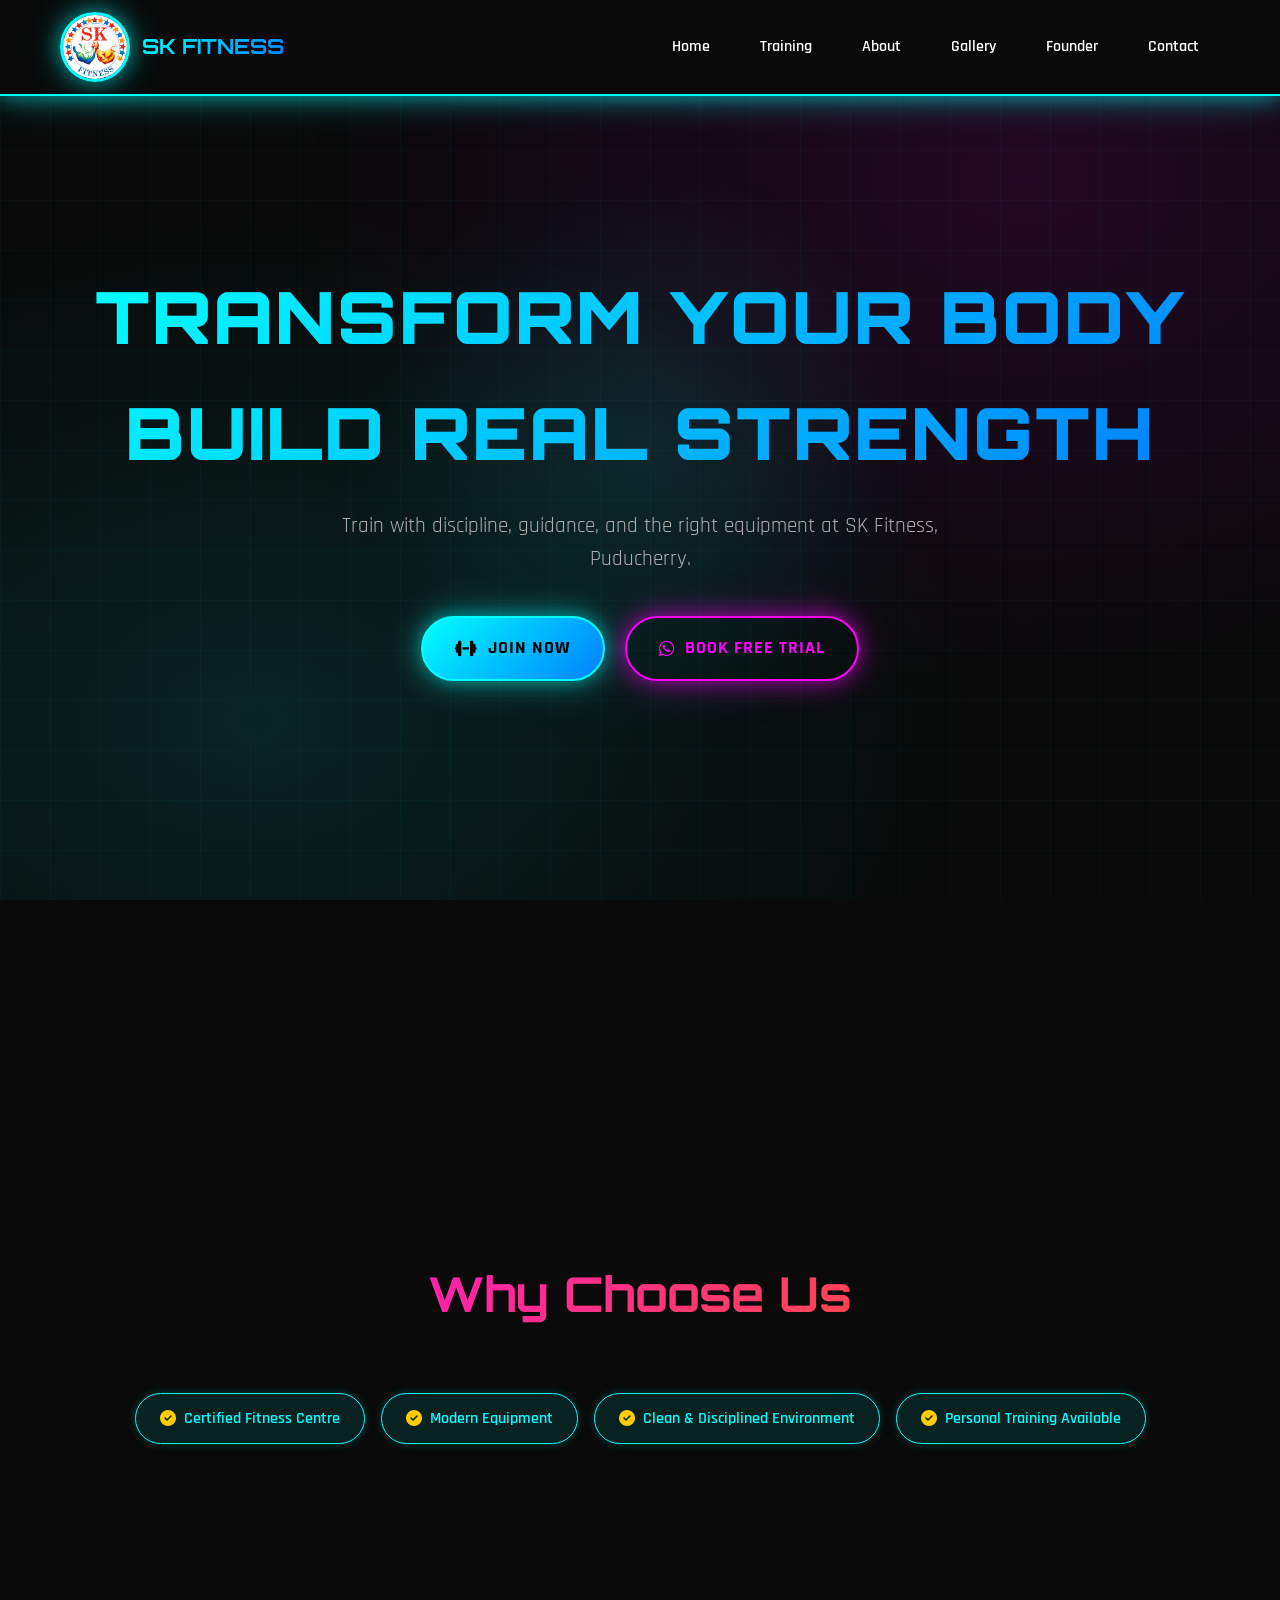
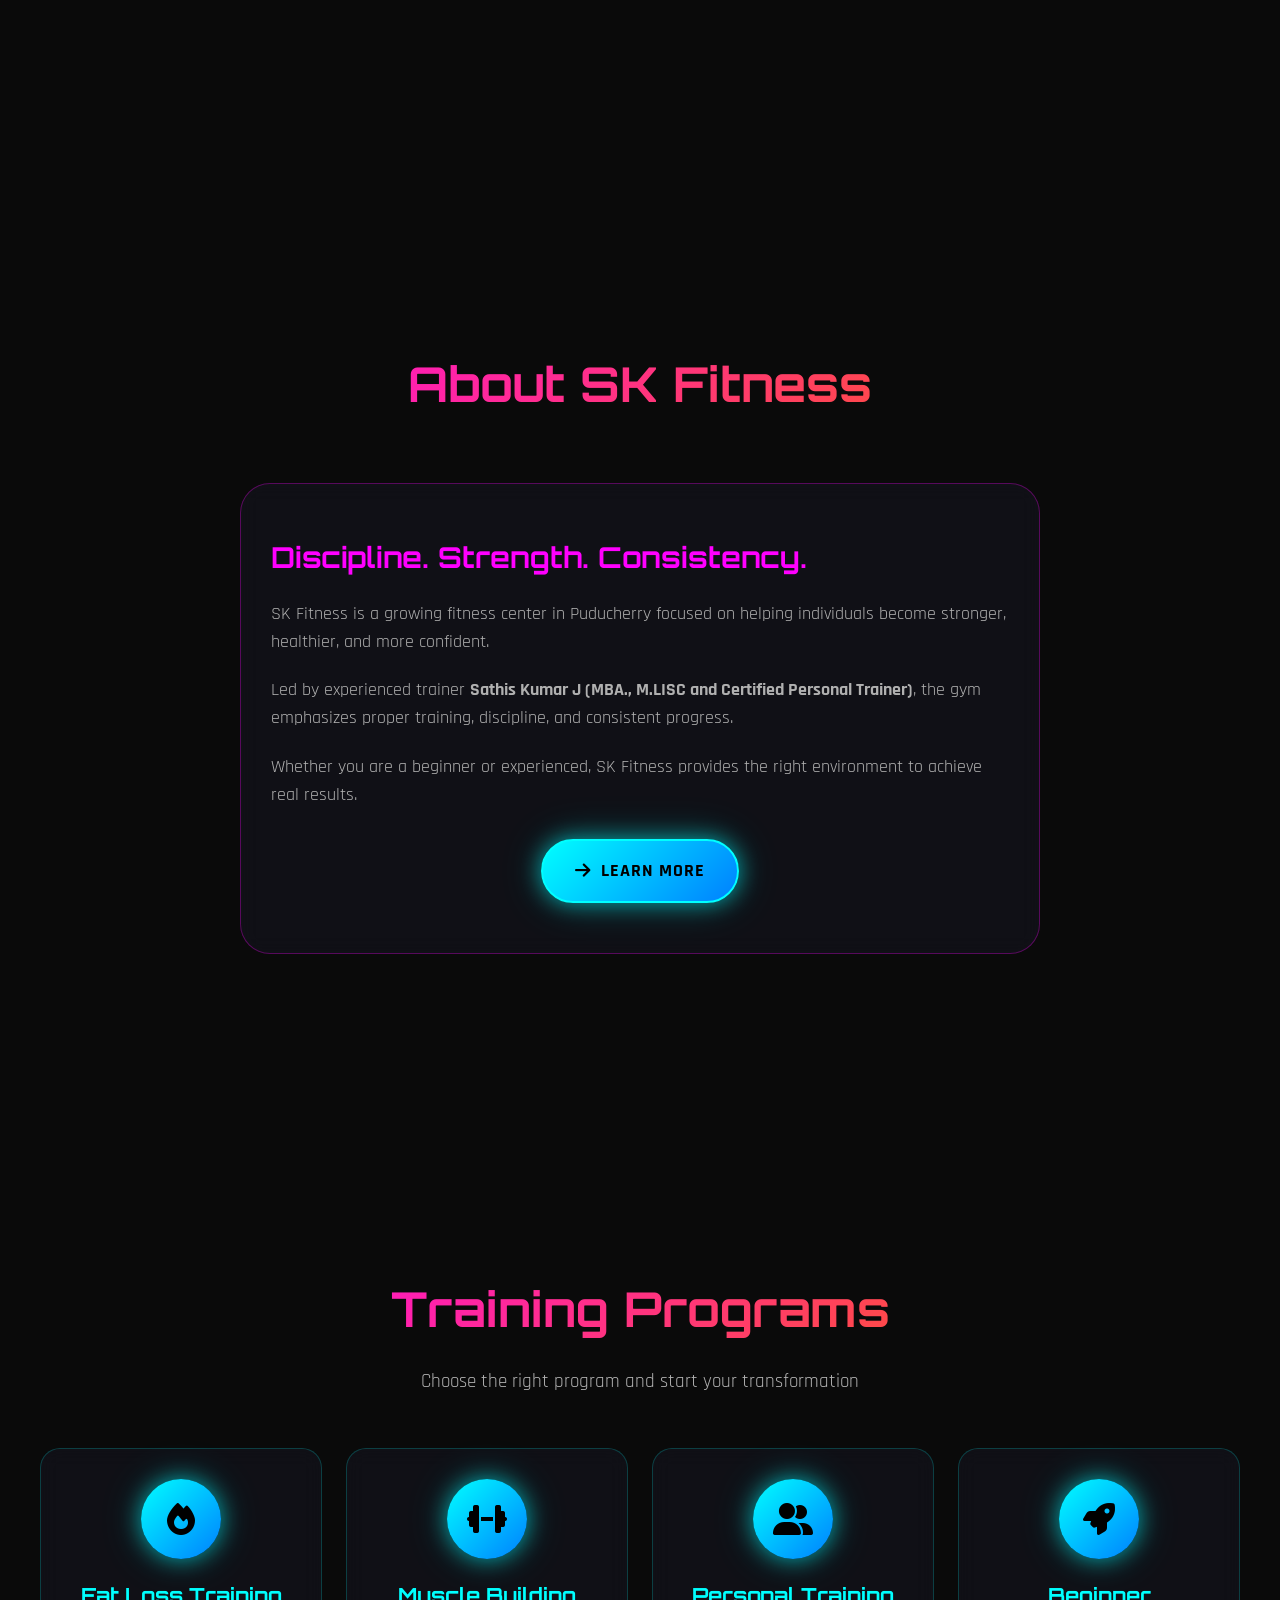
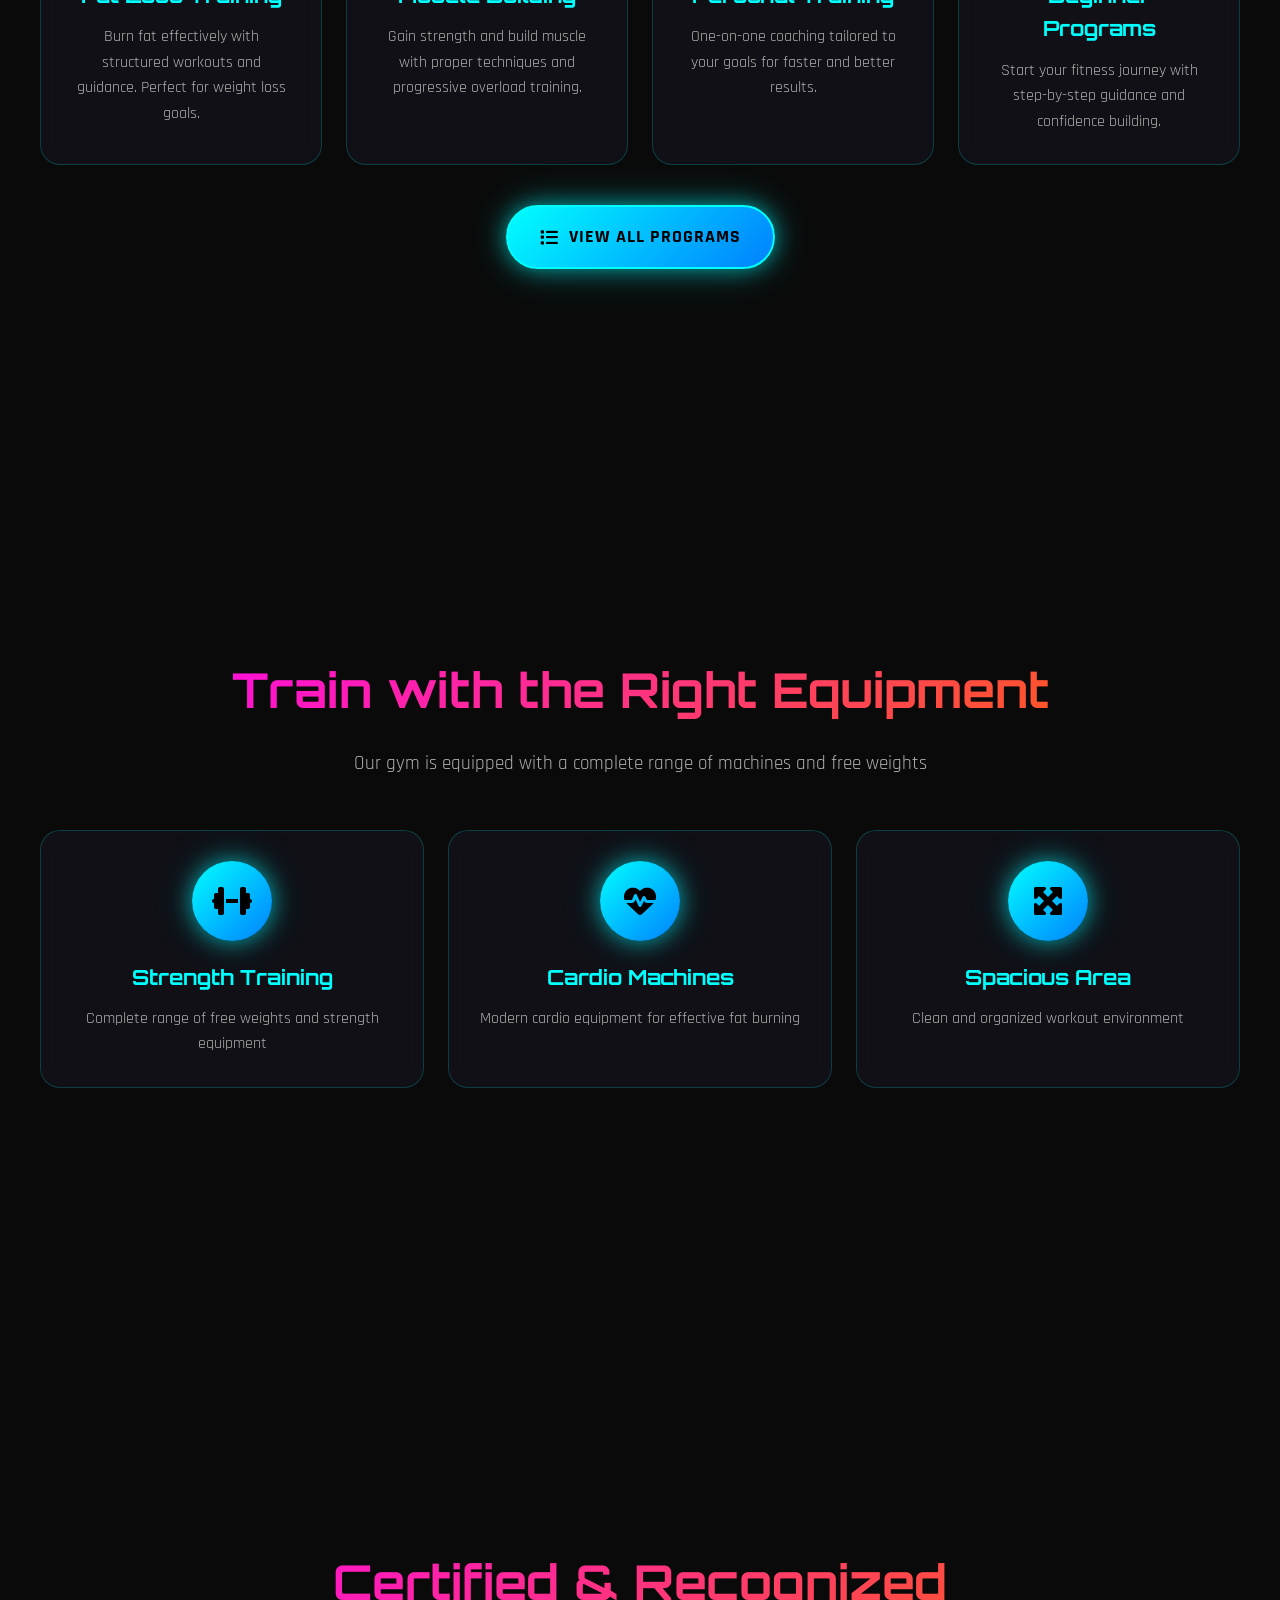
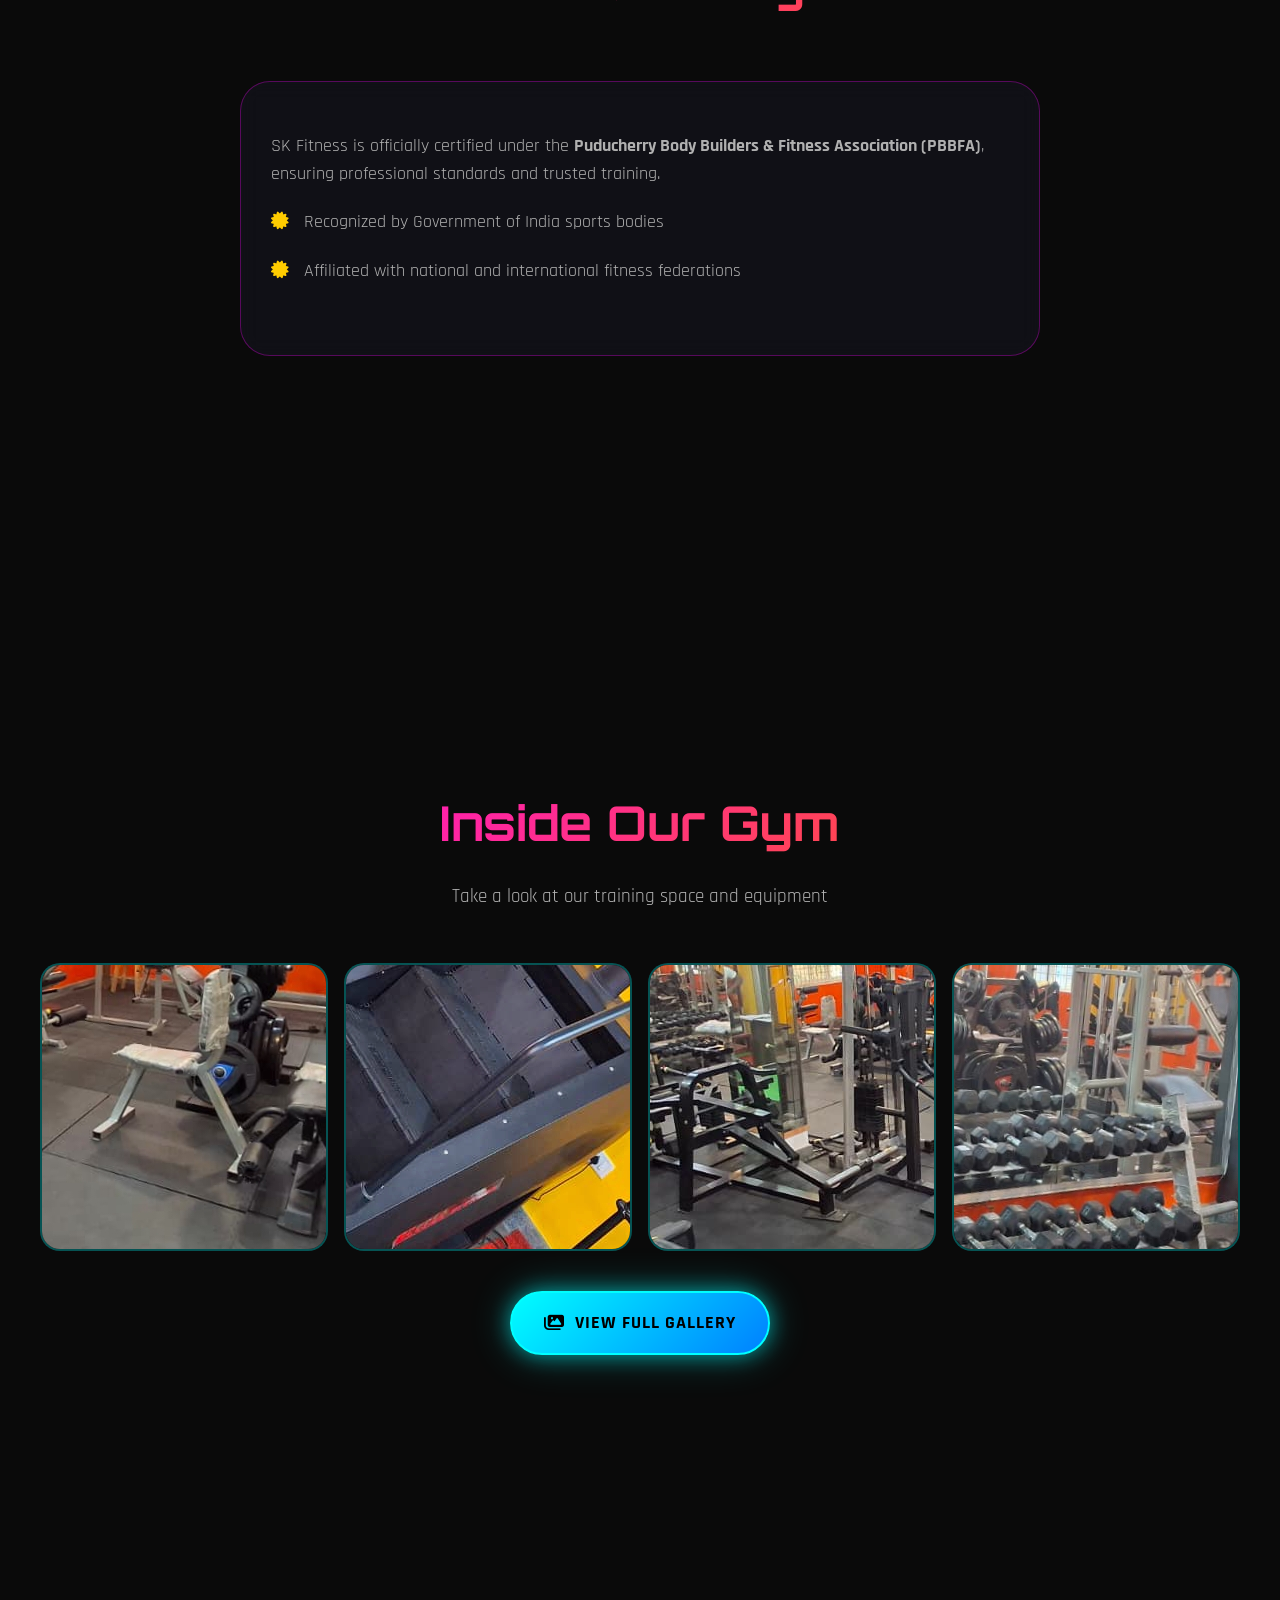
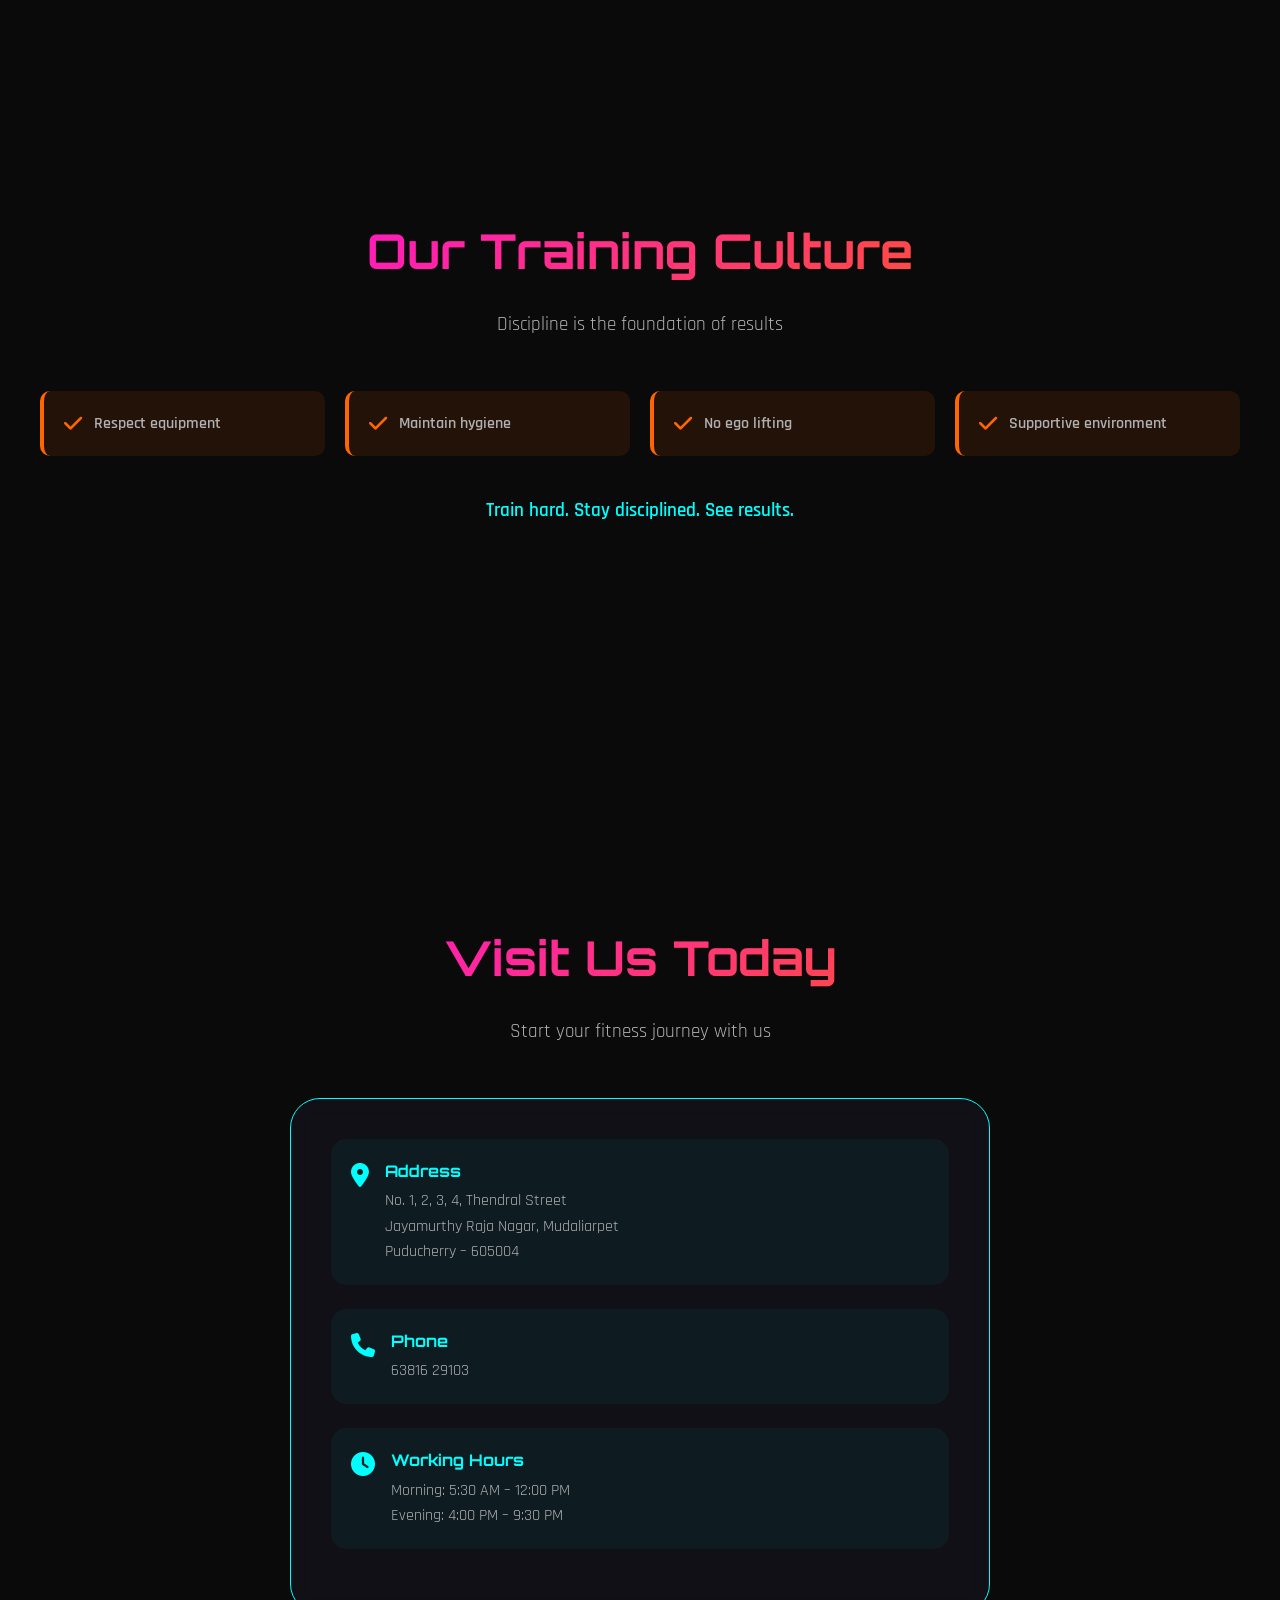
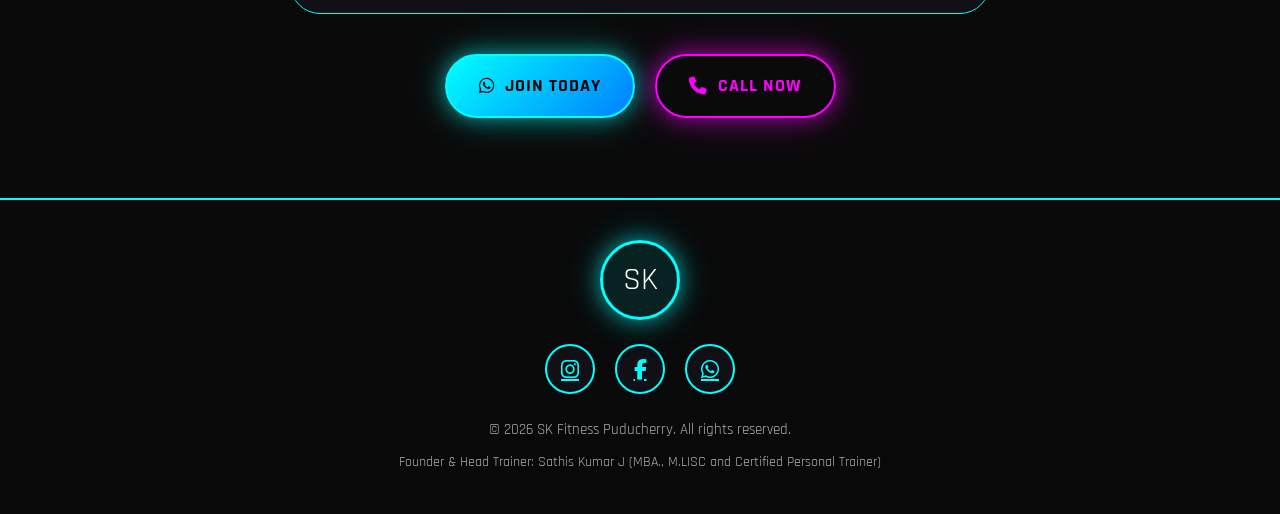
<file: index.html>
<!DOCTYPE html>
<html lang="en">
<head>
  <meta charset="UTF-8">
  <meta name="viewport" content="width=device-width, initial-scale=1.0, maximum-scale=1.0, user-scalable=no">
  <title>SK Fitness Puducherry | Transform Your Body Build Real Strength</title>
  <meta name="description" content="Premium fitness center in Puducherry with certified trainer Sathis Kumar J. Fat loss, muscle building, personal training.">
  <meta name="theme-color" content="#0a0a0a">

  <!-- Google Fonts -->
  <link rel="preconnect" href="https://fonts.googleapis.com">
  <link rel="preconnect" href="https://fonts.gstatic.com" crossorigin>
  <link href="https://fonts.googleapis.com/css2?family=Orbitron:wght@400;700;900&family=Rajdhani:wght@300;500;700&display=swap" rel="stylesheet">
  
  <!-- Icons -->
  <link rel="stylesheet" href="https://cdnjs.cloudflare.com/ajax/libs/font-awesome/6.4.0/css/all.min.css">

  <!-- External CSS -->
  <link rel="stylesheet" href="css/style.css">
</head>
<body>

  <!-- Scroll Progress -->
  <div class="scroll-progress" id="scrollProgress"></div>

  <!-- Background -->
  <div class="bg-animation"></div>
  <div class="grid-overlay"></div>

  <!-- Navigation -->
  <nav>
    <div class="nav-container">
      <div class="logo-container">
        <img src="assets/images/logo.png" alt="SK Fitness" class="logo">
        <div class="brand-name">SK FITNESS</div>
      </div>
      <div class="menu-toggle" id="menuToggle">
        <i class="fas fa-bars"></i>
      </div>
      <div class="menu-links" id="menuLinks">
        <a href="index.html" class="active">Home</a>
        <a href="training.html">Training</a>
        <a href="about.html">About</a>
        <a href="gallery.html">Gallery</a>
        <a href="founder.html">Founder</a>
        <a href="contact.html">Contact</a>
      </div>
    </div>
  </nav>

  <!-- Hero Section -->  <section class="hero" id="home">
    <div class="hero-content">
      <h1>Transform Your Body<br>Build Real Strength</h1>
      <p>Train with discipline, guidance, and the right equipment at SK Fitness, Puducherry.</p>
      <div class="btn-group">
        <a href="contact.html" class="btn btn-primary">
          <i class="fas fa-dumbbell"></i> Join Now
        </a>
        <a href="https://wa.me/916381629103?text=Hi%20I%20want%20to%20book%20a%20free%20trial%20at%20SK%20Fitness" class="btn btn-secondary" target="_blank" rel="noopener">
          <i class="fab fa-whatsapp"></i> Book Free Trial
        </a>
      </div>
    </div>
  </section>

  <!-- Quick Highlights -->
  <section id="highlights">
    <div class="container">
      <h2 class="section-title reveal">Why Choose Us</h2>
      <div class="highlights reveal">
        <div class="highlight-item">
          <i class="fas fa-check-circle"></i> Certified Fitness Centre
        </div>
        <div class="highlight-item">
          <i class="fas fa-check-circle"></i> Modern Equipment
        </div>
        <div class="highlight-item">
          <i class="fas fa-check-circle"></i> Clean & Disciplined Environment
        </div>
        <div class="highlight-item">
          <i class="fas fa-check-circle"></i> Personal Training Available
        </div>
      </div>
    </div>
  </section>

  <!-- About Preview -->
  <section id="about">
    <div class="container">
      <h2 class="section-title reveal">About SK Fitness</h2>
      <div class="about-preview reveal">
        <h3>Discipline. Strength. Consistency.</h3>
        <p>SK Fitness is a growing fitness center in Puducherry focused on helping individuals become stronger, healthier, and more confident.</p>
        <p>Led by experienced trainer <strong>Sathis Kumar J (MBA., M.LISC and Certified Personal Trainer)</strong>, the gym emphasizes proper training, discipline, and consistent progress.</p>
        <p>Whether you are a beginner or experienced, SK Fitness provides the right environment to achieve real results.</p>
        <div style="text-align: center; margin-top: 30px;">
          <a href="about.html" class="btn btn-primary">
            <i class="fas fa-arrow-right"></i> Learn More
          </a>
        </div>      </div>
    </div>
  </section>

  <!-- Training Programs -->
  <section id="training">
    <div class="container">
      <h2 class="section-title reveal">Training Programs</h2>
      <p class="section-subtitle reveal">Choose the right program and start your transformation</p>
      
      <div class="cards-grid reveal">
        <div class="card">
          <div class="card-icon">
            <i class="fas fa-fire"></i>
          </div>
          <h3>Fat Loss Training</h3>
          <p>Burn fat effectively with structured workouts and guidance. Perfect for weight loss goals.</p>
        </div>

        <div class="card">
          <div class="card-icon">
            <i class="fas fa-dumbbell"></i>
          </div>
          <h3>Muscle Building</h3>
          <p>Gain strength and build muscle with proper techniques and progressive overload training.</p>
        </div>

        <div class="card">
          <div class="card-icon">
            <i class="fas fa-user-friends"></i>
          </div>
          <h3>Personal Training</h3>
          <p>One-on-one coaching tailored to your goals for faster and better results.</p>
        </div>

        <div class="card">
          <div class="card-icon">
            <i class="fas fa-rocket"></i>
          </div>
          <h3>Beginner Programs</h3>
          <p>Start your fitness journey with step-by-step guidance and confidence building.</p>
        </div>
      </div>

      <div style="text-align: center; margin-top: 40px;">
        <a href="training.html" class="btn btn-primary">
          <i class="fas fa-list"></i> View All Programs
        </a>
      </div>
    </div>  </section>

  <!-- Facilities -->
  <section id="facilities">
    <div class="container">
      <h2 class="section-title reveal">Train with the Right Equipment</h2>
      <p class="section-subtitle reveal">Our gym is equipped with a complete range of machines and free weights</p>
      
      <div class="cards-grid reveal">
        <div class="card">
          <div class="card-icon">
            <i class="fas fa-dumbbell"></i>
          </div>
          <h3>Strength Training</h3>
          <p>Complete range of free weights and strength equipment</p>
        </div>

        <div class="card">
          <div class="card-icon">
            <i class="fas fa-heartbeat"></i>
          </div>
          <h3>Cardio Machines</h3>
          <p>Modern cardio equipment for effective fat burning</p>
        </div>

        <div class="card">
          <div class="card-icon">
            <i class="fas fa-expand-arrows-alt"></i>
          </div>
          <h3>Spacious Area</h3>
          <p>Clean and organized workout environment</p>
        </div>
      </div>
    </div>
  </section>

  <!-- Certification -->
  <section id="certification">
    <div class="container">
      <h2 class="section-title reveal">Certified & Recognized</h2>
      <div class="about-preview reveal">
        <p>SK Fitness is officially certified under the <strong>Puducherry Body Builders & Fitness Association (PBBFA)</strong>, ensuring professional standards and trusted training.</p>
        <div style="margin-top: 20px; color: var(--text-secondary);">
          <p><i class="fas fa-certificate" style="color: var(--neon-yellow); margin-right: 10px;"></i> Recognized by Government of India sports bodies</p>
          <p><i class="fas fa-certificate" style="color: var(--neon-yellow); margin-right: 10px;"></i> Affiliated with national and international fitness federations</p>
        </div>
      </div>
    </div>
  </section>

  <!-- Gallery Preview -->
<section id="gallery">
  <div class="container">
    <h2 class="section-title reveal">Inside Our Gym</h2>
    <p class="section-subtitle reveal">Take a look at our training space and equipment</p>
    
    <div class="gallery-grid reveal">
      <!-- Image 1: Gym Floor -->
      <div class="gallery-item">
        <img src="assets/images/gallery/gym-floor-1.jpg" alt="SK Fitness Gym Floor - Spacious Training Area" loading="lazy">
        <div class="gallery-caption">
          <i class="fas fa-image"></i>
          <span>Spacious Gym Floor</span>
        </div>
      </div>
      
      <!-- Image 2: Cardio Zone -->
      <div class="gallery-item">
        <img src="assets/images/gallery/cardio-zone-1.jpg" alt="SK Fitness Cardio Zone - Modern Equipment" loading="lazy">
        <div class="gallery-caption">
          <i class="fas fa-heartbeat"></i>
          <span>Cardio Zone</span>
        </div>
      </div>
      
      <!-- Image 3: Training Area -->
      <div class="gallery-item">
        <img src="assets/images/gallery/training-area-1.jpg" alt="SK Fitness Training Area - Weights Section" loading="lazy">
        <div class="gallery-caption">
          <i class="fas fa-dumbbell"></i>
          <span>Training Area</span>
        </div>
      </div>
      
      <!-- Image 4: Equipment -->
      <div class="gallery-item">
        <img src="assets/images/gallery/equipment-1.jpg" alt="SK Fitness Equipment - Professional Machines" loading="lazy">
        <div class="gallery-caption">
          <i class="fas fa-tools"></i>
          <span>Professional Equipment</span>
        </div>
      </div>
    </div>

    <div style="text-align: center; margin-top: 30px;">
      <a href="gallery.html" class="btn btn-primary">
        <i class="fas fa-images"></i> View Full Gallery
      </a>
    </div>
  </div>
</section>

  <!-- Gym Culture -->
  <section id="culture">
    <div class="container">
      <h2 class="section-title reveal">Our Training Culture</h2>
      <p class="section-subtitle reveal">Discipline is the foundation of results</p>
      
      <div class="culture-list reveal">
        <div class="culture-item">
          <i class="fas fa-check"></i>          <span>Respect equipment</span>
        </div>
        <div class="culture-item">
          <i class="fas fa-check"></i>
          <span>Maintain hygiene</span>
        </div>
        <div class="culture-item">
          <i class="fas fa-check"></i>
          <span>No ego lifting</span>
        </div>
        <div class="culture-item">
          <i class="fas fa-check"></i>
          <span>Supportive environment</span>
        </div>
      </div>

      <p style="text-align: center; font-size: 1.2rem; color: var(--neon-cyan); margin-top: 30px; font-weight: 600;">
        Train hard. Stay disciplined. See results.
      </p>
    </div>
  </section>

  <!-- Contact -->
  <section id="contact">
    <div class="container">
      <h2 class="section-title reveal">Visit Us Today</h2>
      <p class="section-subtitle reveal">Start your fitness journey with us</p>
      
      <div class="contact-info reveal">
        <div class="contact-item">
          <i class="fas fa-map-marker-alt"></i>
          <div>
            <strong>Address</strong>
            <p>No. 1, 2, 3, 4, Thendral Street<br>Jayamurthy Raja Nagar, Mudaliarpet<br>Puducherry – 605004</p>
          </div>
        </div>
        <div class="contact-item">
          <i class="fas fa-phone"></i>
          <div>
            <strong>Phone</strong>
            <p>63816 29103</p>
          </div>
        </div>

        <div class="contact-item">
          <i class="fas fa-clock"></i>
          <div>
            <strong>Working Hours</strong>
            <p>Morning: 5:30 AM – 12:00 PM<br>Evening: 4:00 PM – 9:30 PM</p>
          </div>        </div>
      </div>

      <div class="btn-group reveal">
        <a href="https://wa.me/916381629103?text=Hi%20I%20want%20to%20join%20SK%20Fitness" class="btn btn-primary" target="_blank" rel="noopener">
          <i class="fab fa-whatsapp"></i> Join Today
        </a>
        <a href="tel:6381629103" class="btn btn-secondary">
          <i class="fas fa-phone"></i> Call Now
        </a>
      </div>
    </div>
  </section>

  <!-- Footer -->
  <footer>
    <div class="footer-content">
      <div class="logo" style="margin: 0 auto 20px; width: 80px; height: 80px; font-size: 2rem; display: flex; align-items: center; justify-content: center; background: rgba(0, 255, 255, 0.1); border: 3px solid var(--neon-cyan); border-radius: 50%;">SK</div>
      <div class="social-links">
        <a href="https://www.instagram.com/sk_fitness6" aria-label="Instagram" target="_blank" rel="noopener"><i class="fab fa-instagram"></i></a>
        <a href="#" aria-label="Facebook"><i class="fab fa-facebook-f"></i></a>
        <a href="https://wa.me/916381629103" aria-label="WhatsApp" target="_blank" rel="noopener"><i class="fab fa-whatsapp"></i></a>
      </div>
      <p>&copy; 2026 SK Fitness Puducherry. All rights reserved.</p>
      <p style="margin-top: 10px; font-size: 0.85rem;">Founder & Head Trainer: Sathis Kumar J (MBA., M.LISC and Certified Personal Trainer)</p>
    </div>
  </footer>

  <!-- External JavaScript -->
  <script src="js/main.js" defer></script>
</body>
</html>
</file>
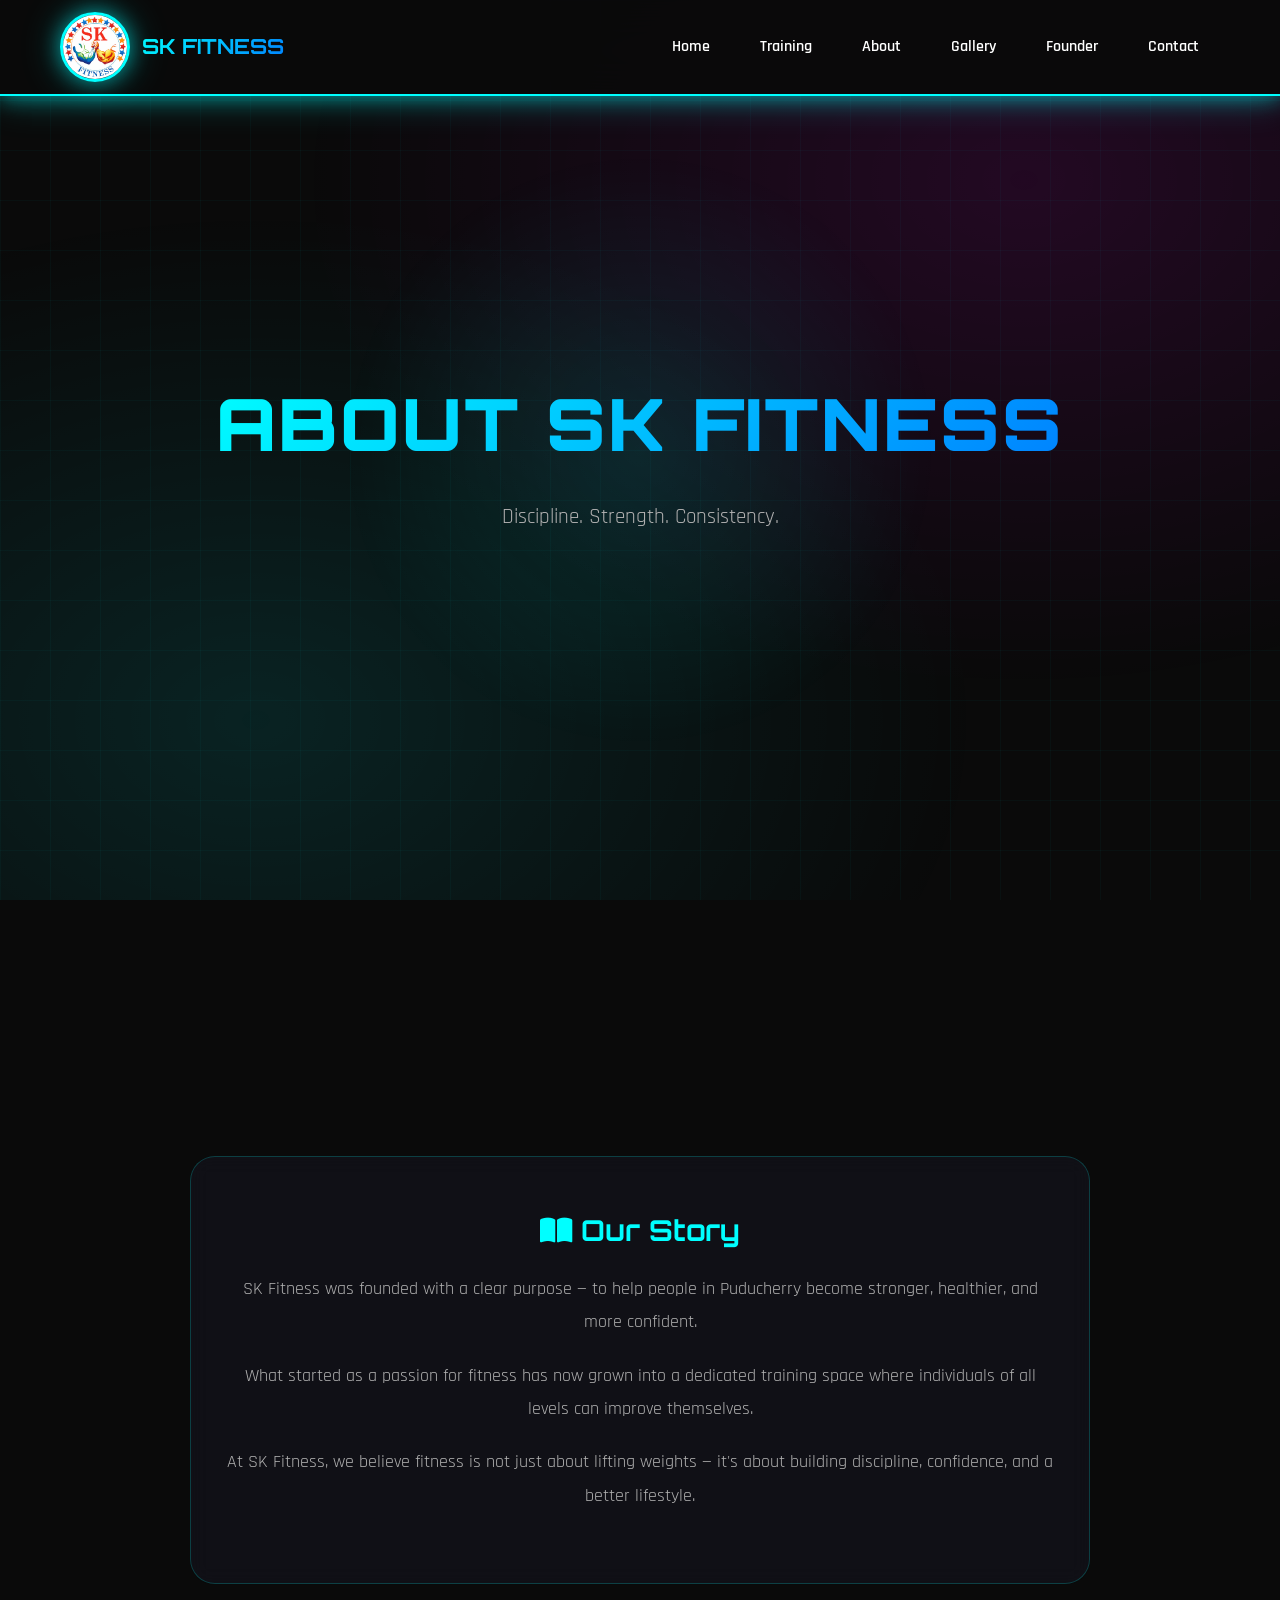
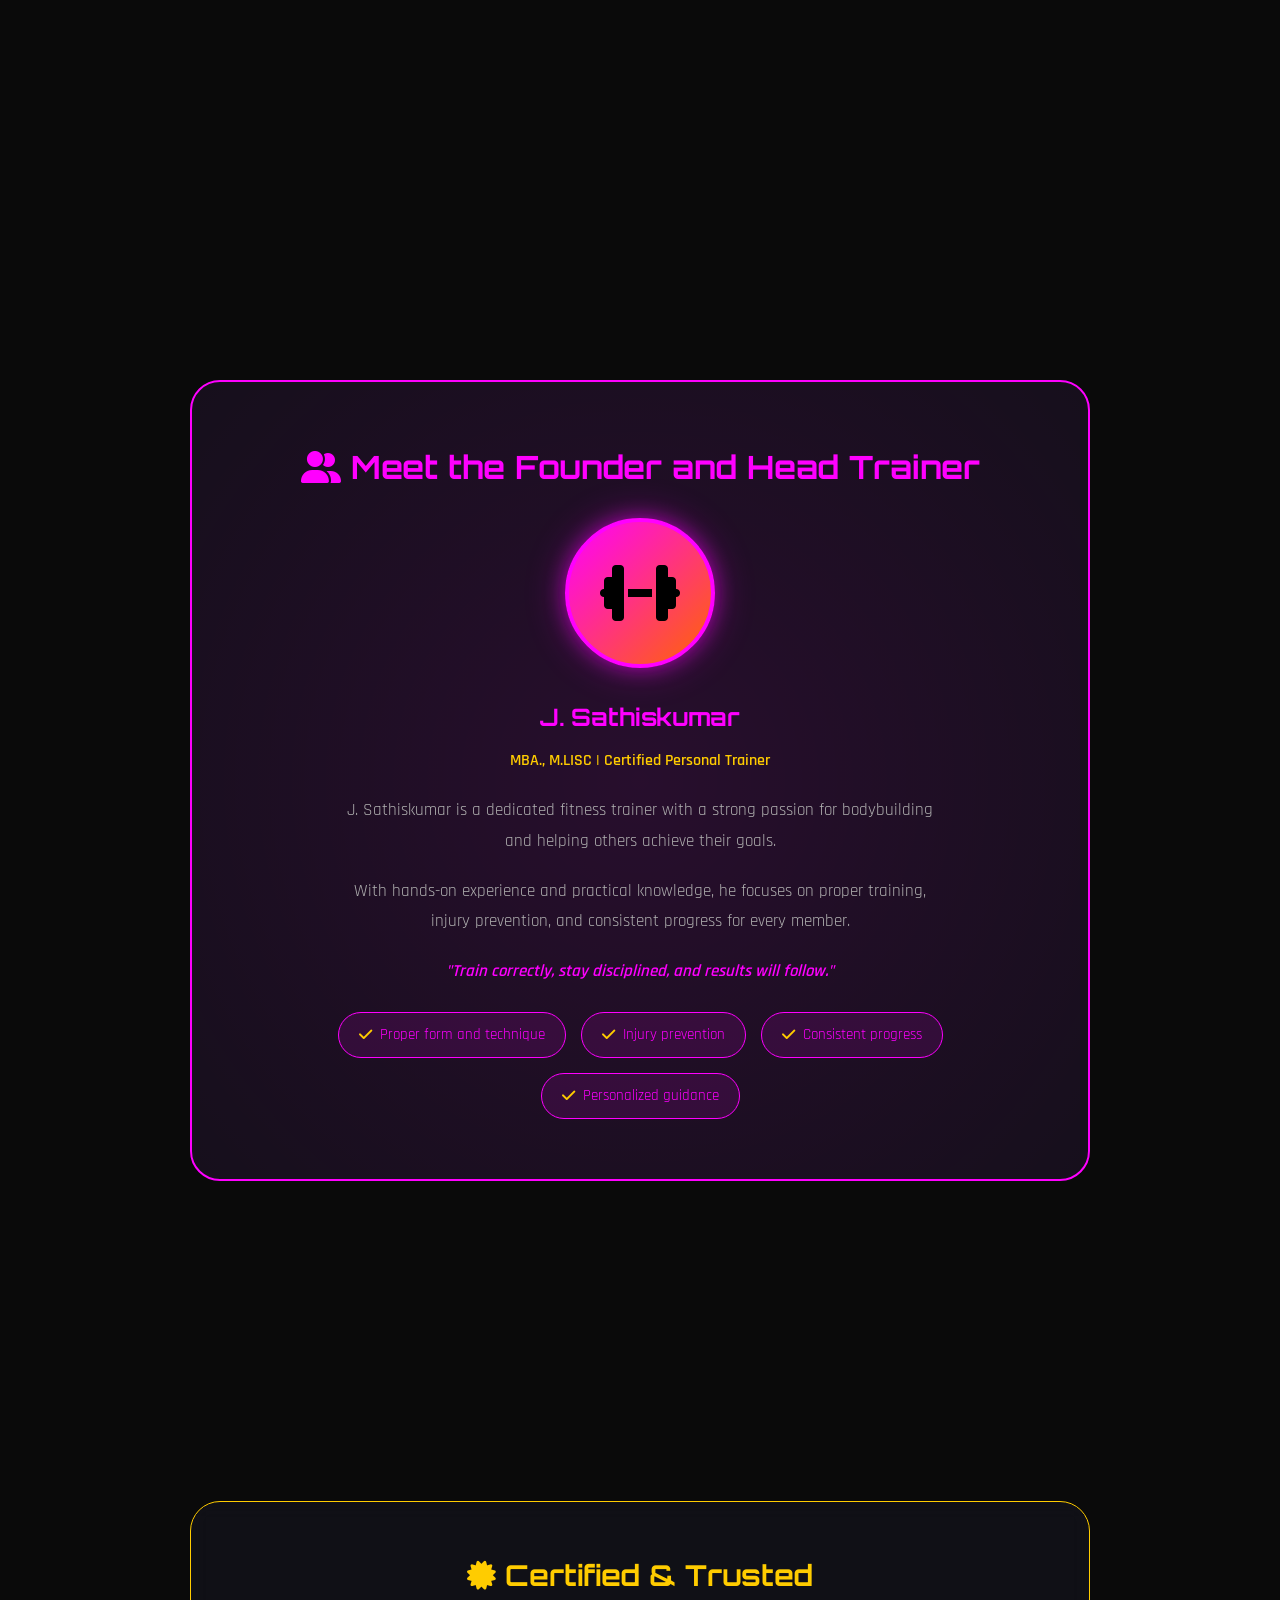
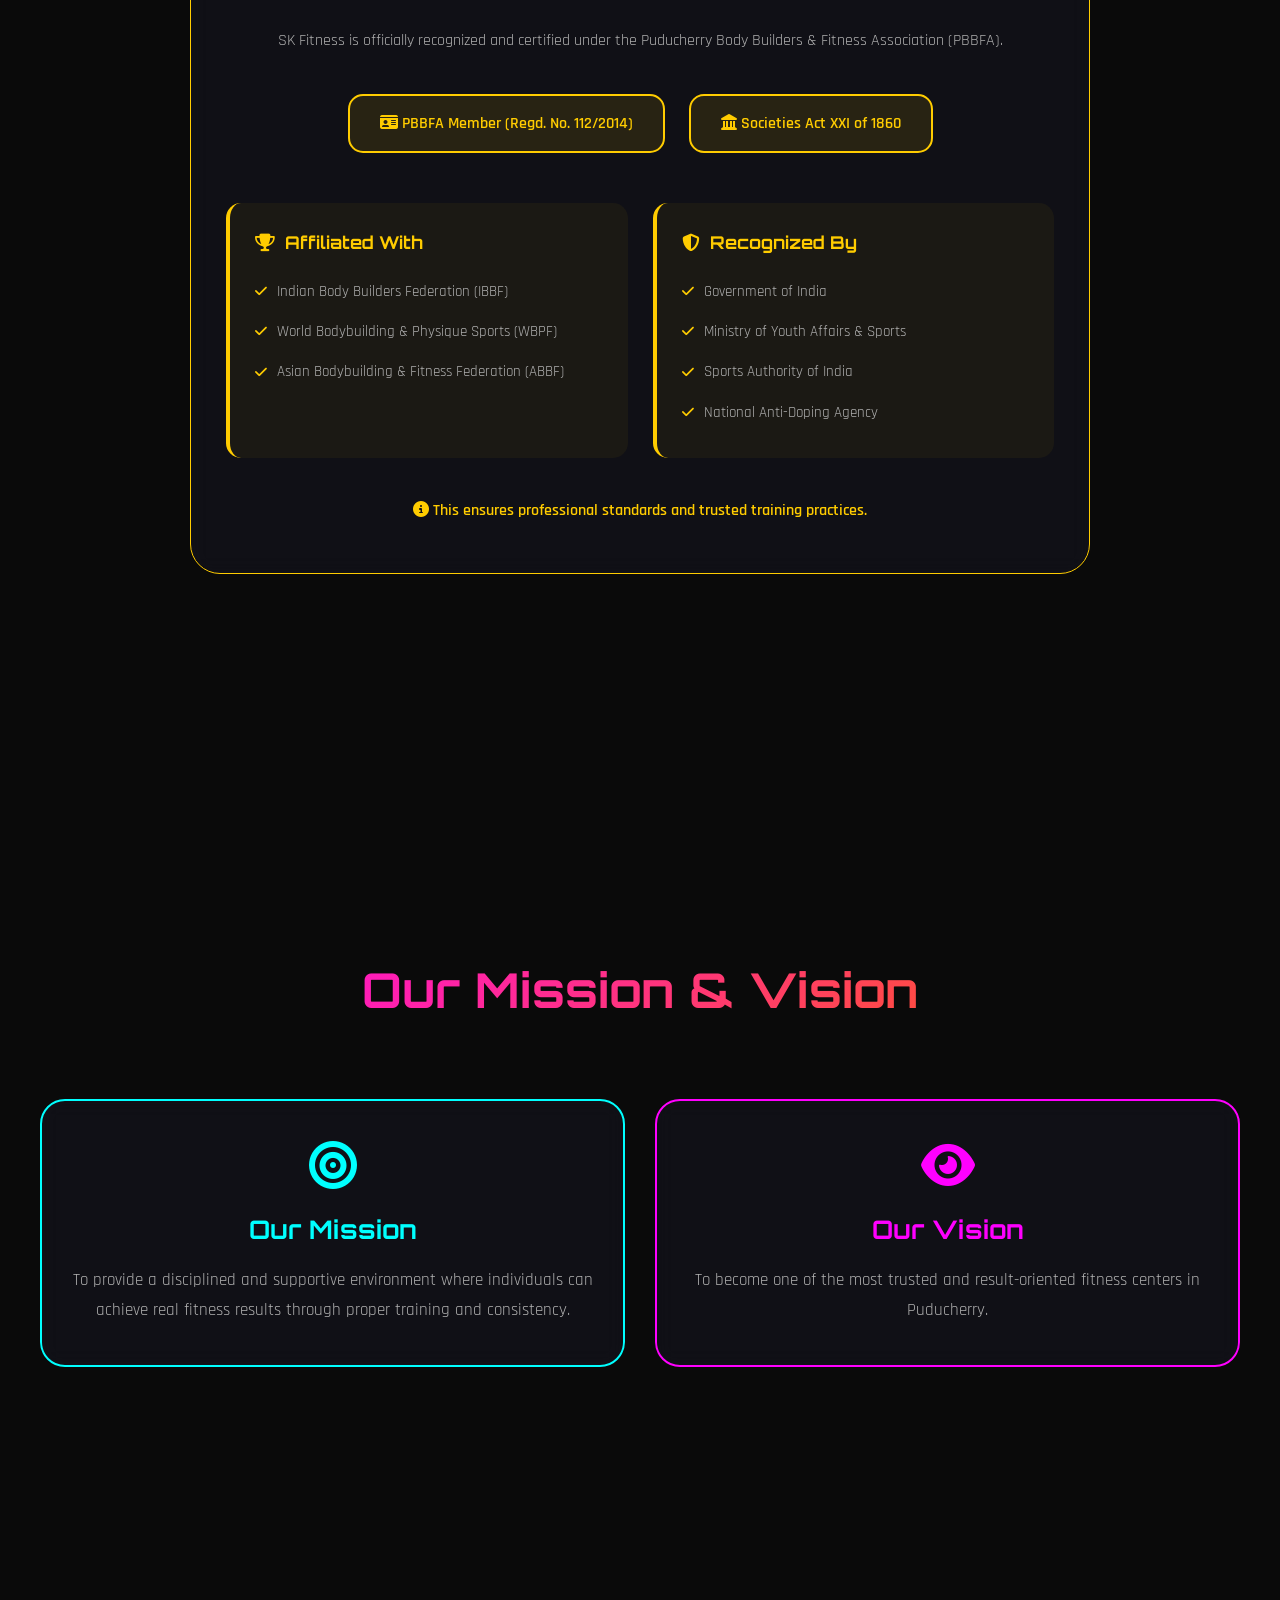
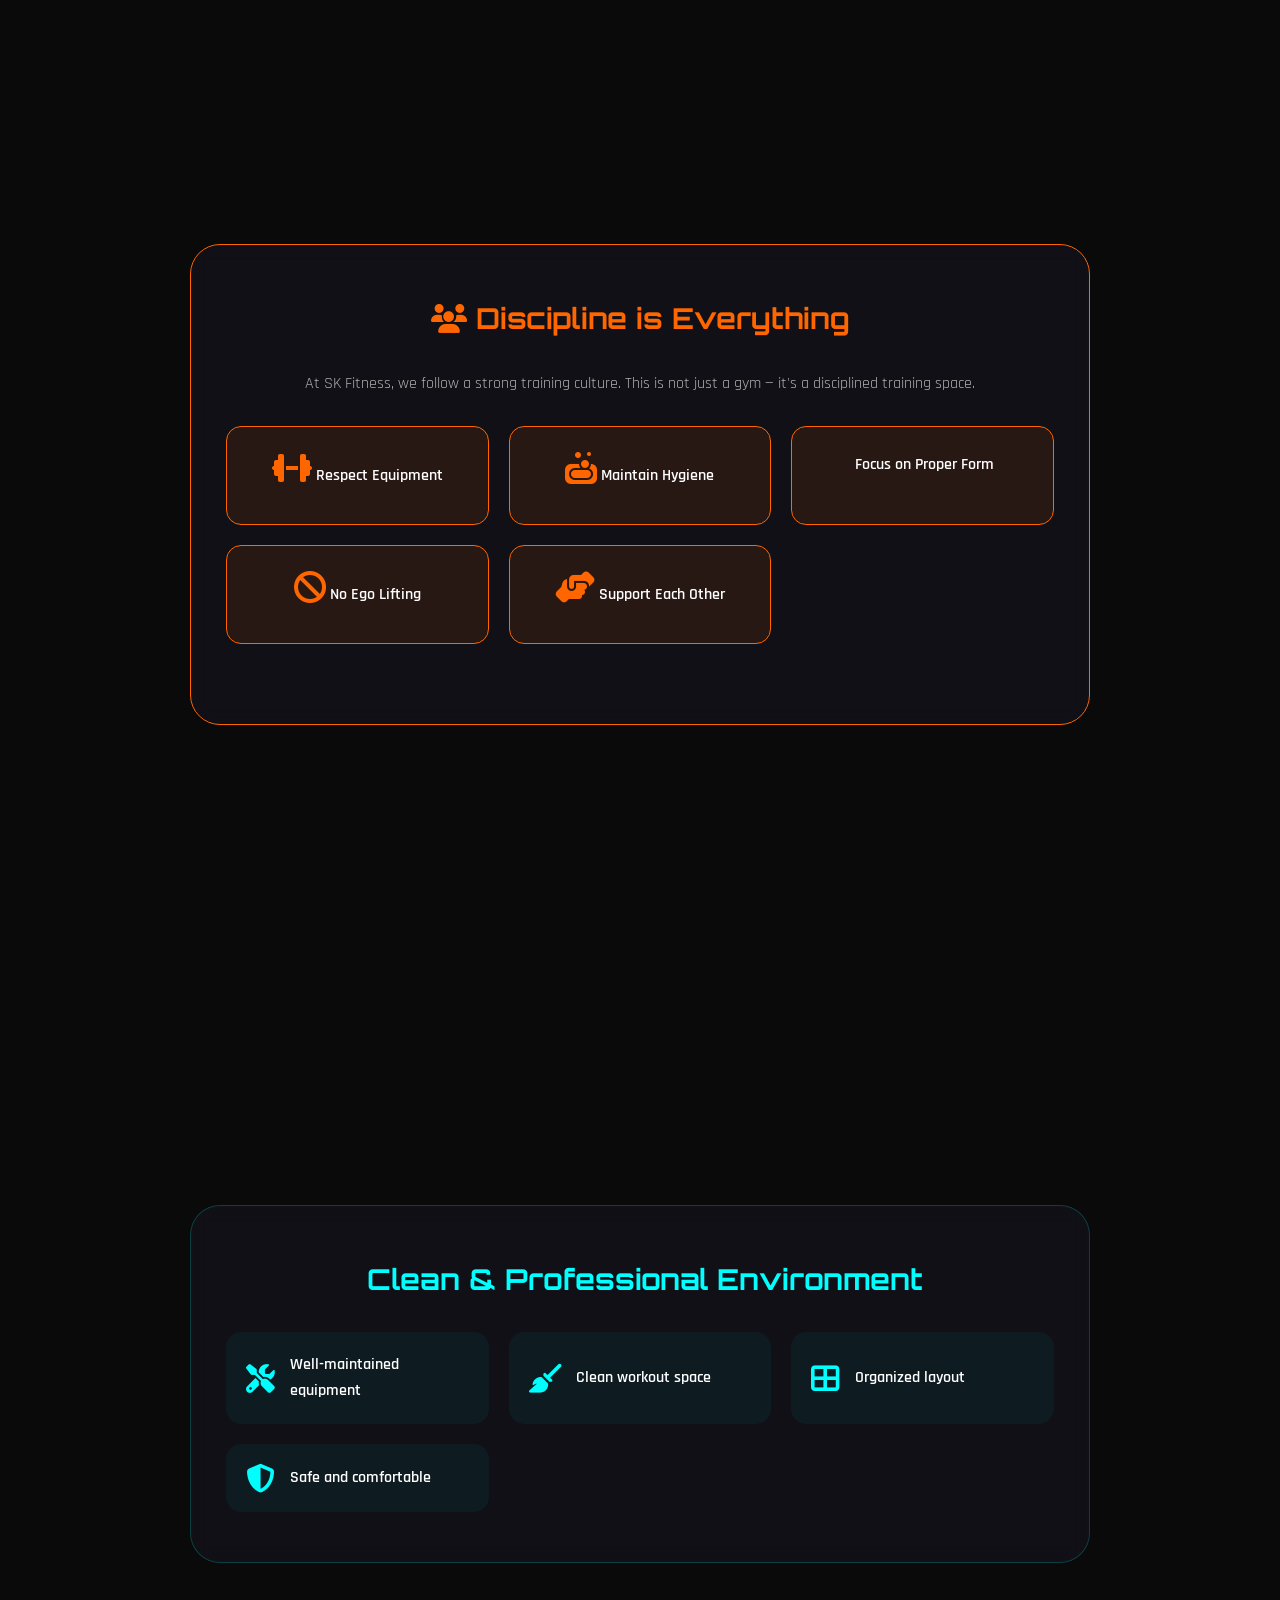
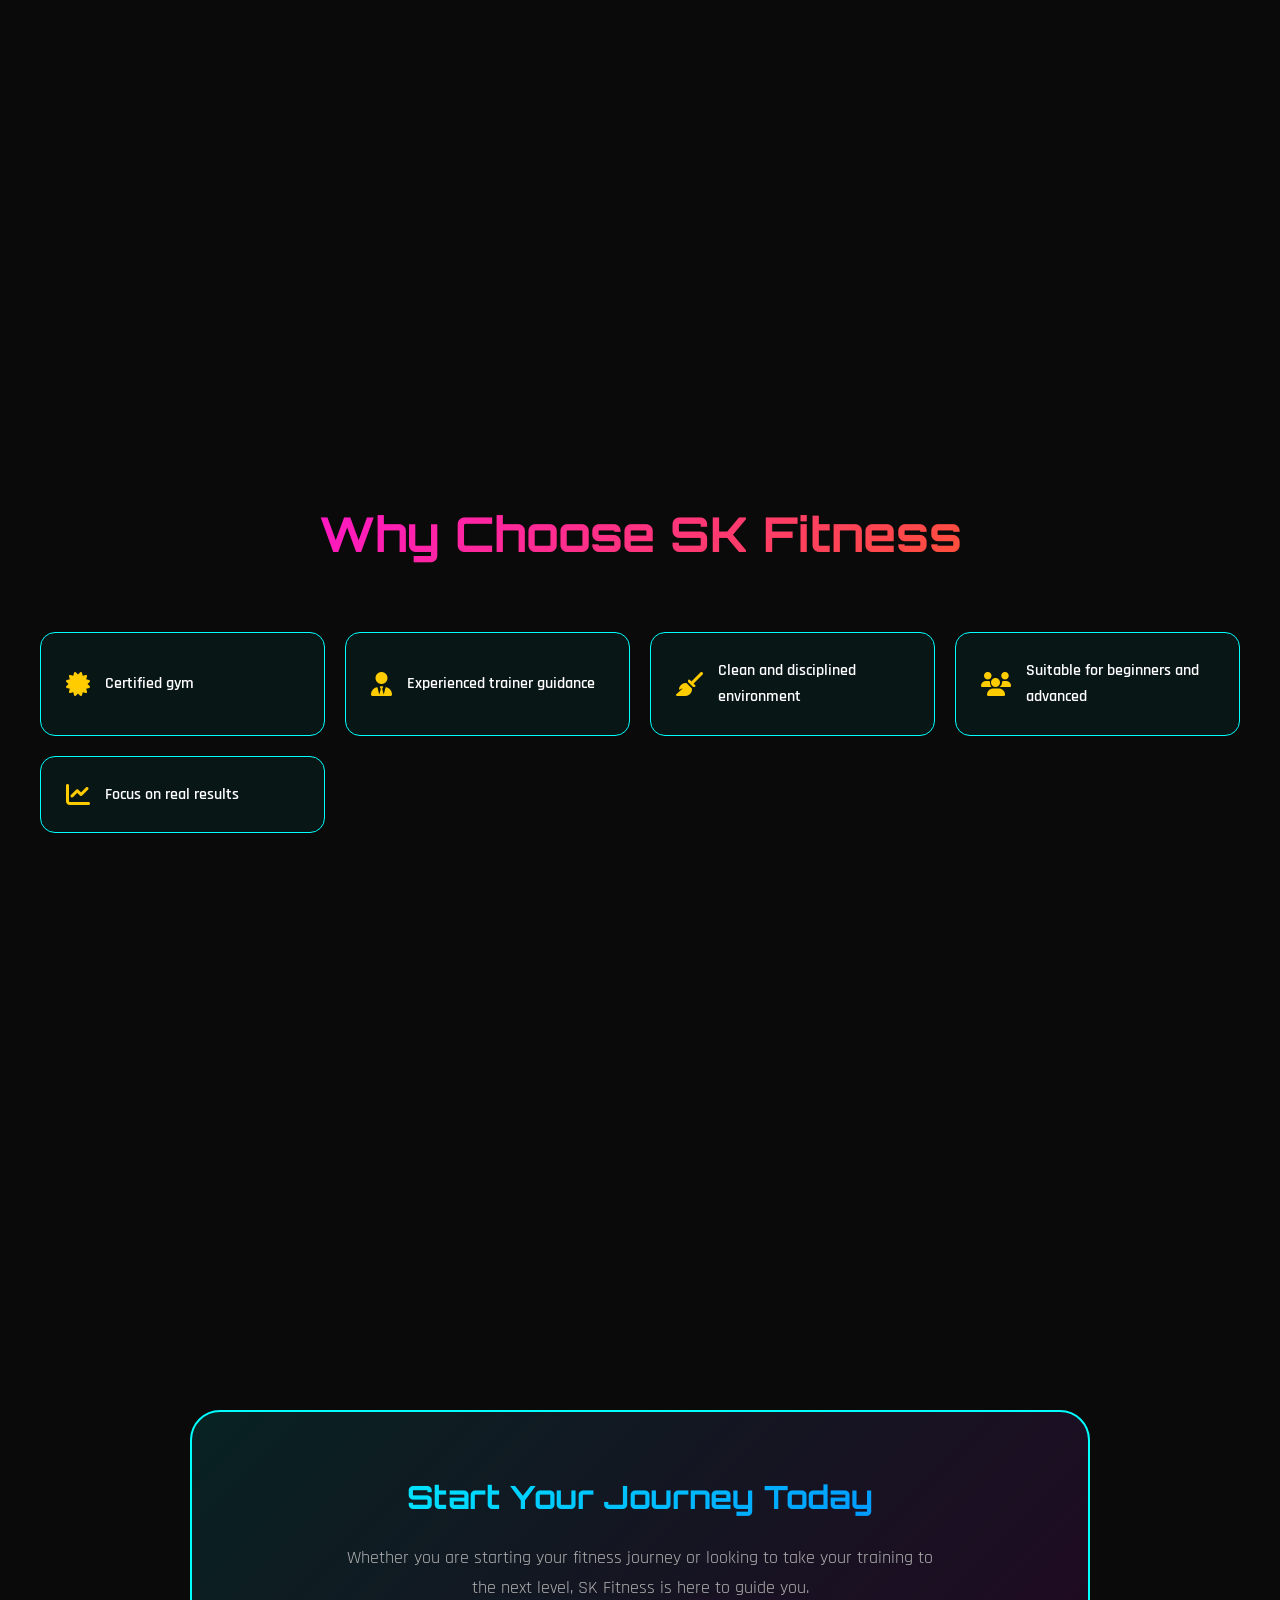
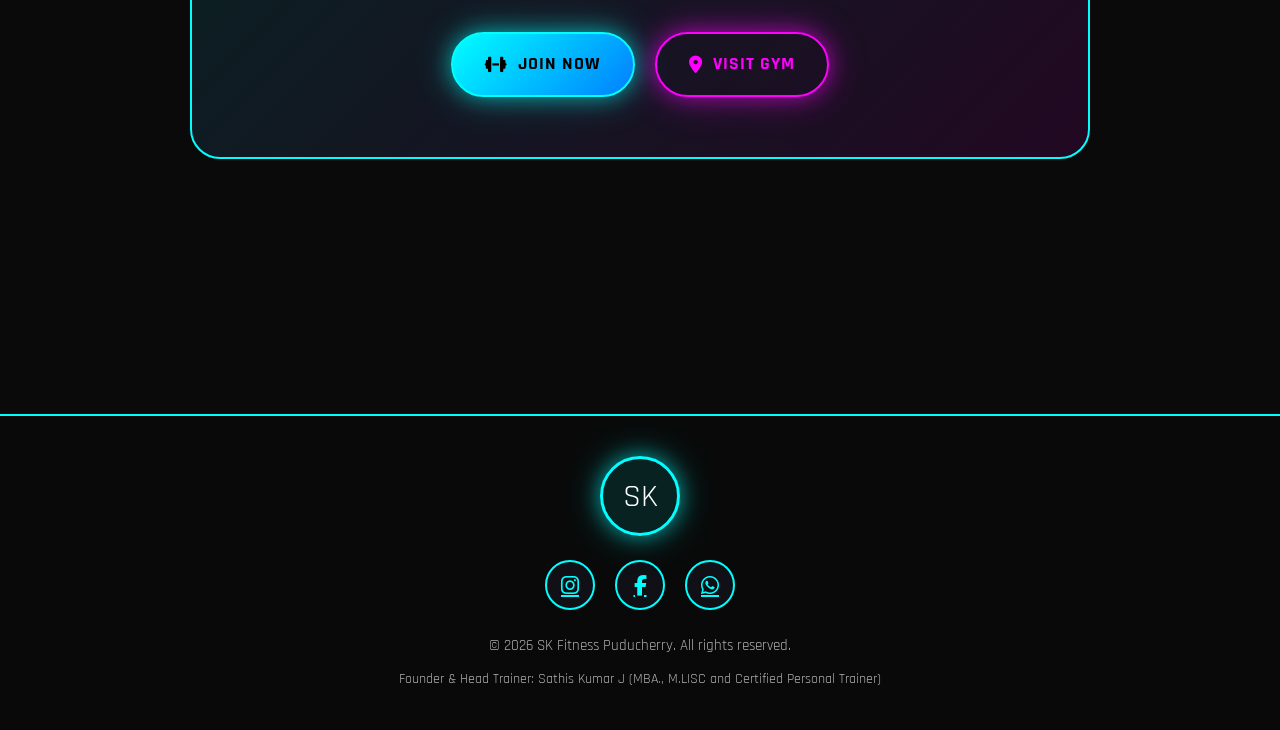
<file: about.html>
<!DOCTYPE html>
<html lang="en">
<head>
  <meta charset="UTF-8">
  <meta name="viewport" content="width=device-width, initial-scale=1.0, maximum-scale=1.0, user-scalable=no">
  <title>About SK Fitness | Puducherry</title>
  <meta name="description" content="Learn about SK Fitness Puducherry - certified gym with trainer J. Sathiskumar. Discipline, strength, and consistency for real results.">
  <meta name="theme-color" content="#0a0a0a">

  <!-- Google Fonts -->
  <link rel="preconnect" href="https://fonts.googleapis.com">
  <link rel="preconnect" href="https://fonts.gstatic.com" crossorigin>
  <link href="https://fonts.googleapis.com/css2?family=Orbitron:wght@400;700;900&family=Rajdhani:wght@300;500;700&display=swap" rel="stylesheet">
  
  <!-- Icons -->
  <link rel="stylesheet" href="https://cdnjs.cloudflare.com/ajax/libs/font-awesome/6.4.0/css/all.min.css">

  <!-- External CSS -->
  <link rel="stylesheet" href="css/style.css">

  <!-- Page Specific Styles -->
  <style>
    .about-hero {
      background: linear-gradient(135deg, rgba(0, 255, 255, 0.1), rgba(255, 0, 255, 0.1));
      border: 1px solid rgba(0, 255, 255, 0.3);
      border-radius: 30px;
      padding: 60px 30px;
      margin: 40px auto;
      max-width: 900px;
      backdrop-filter: blur(10px);
      text-align: center;
    }

    .story-box {
      background: var(--bg-card);
      border: 1px solid rgba(0, 255, 255, 0.2);
      border-radius: 25px;
      padding: 50px 35px;
      margin: 40px auto;
      max-width: 900px;
      backdrop-filter: blur(10px);
    }

    .story-box h3 {
      font-family: 'Orbitron', sans-serif;
      font-size: 1.8rem;
      color: var(--neon-cyan);
      margin-bottom: 20px;
      text-align: center;
    }
    .story-box p {
      color: var(--text-secondary);
      font-size: 1.1rem;
      line-height: 1.9;
      margin-bottom: 20px;
      text-align: center;
    }

    .trainer-section {
      background: var(--bg-card);
      border: 2px solid var(--neon-pink);
      border-radius: 30px;
      padding: 60px 40px;
      margin: 60px auto;
      max-width: 900px;
      backdrop-filter: blur(10px);
      position: relative;
      overflow: hidden;
    }

    .trainer-section::before {
      content: '';
      position: absolute;
      top: -50%;
      left: -50%;
      width: 200%;
      height: 200%;
      background: radial-gradient(circle, rgba(255, 0, 255, 0.1) 0%, transparent 70%);
      animation: rotate 30s linear infinite;
    }

    .trainer-content {
      position: relative;
      z-index: 1;
    }

    .trainer-section h3 {
      font-family: 'Orbitron', sans-serif;
      font-size: 2rem;
      color: var(--neon-pink);
      margin-bottom: 25px;
      text-align: center;
    }

    .trainer-info {
      display: flex;
      flex-direction: column;
      align-items: center;
      gap: 30px;    }

    .trainer-avatar {
      width: 150px;
      height: 150px;
      border-radius: 50%;
      background: var(--gradient-2);
      border: 4px solid var(--neon-pink);
      box-shadow: var(--glow-pink);
      display: flex;
      align-items: center;
      justify-content: center;
      font-size: 4rem;
      color: #000;
      animation: pulse 2s infinite;
    }

    .trainer-details {
      text-align: center;
    }

    .trainer-details h4 {
      font-family: 'Orbitron', sans-serif;
      font-size: 1.5rem;
      color: var(--neon-pink);
      margin-bottom: 10px;
    }

    .trainer-details .qualifications {
      color: var(--neon-yellow);
      font-weight: 600;
      font-size: 1rem;
      margin-bottom: 20px;
    }

    .trainer-details p {
      color: var(--text-secondary);
      font-size: 1.05rem;
      line-height: 1.8;
      max-width: 600px;
      margin: 0 auto 20px;
    }

    .trainer-focus {
      display: flex;
      flex-wrap: wrap;
      justify-content: center;
      gap: 15px;
      margin-top: 25px;
    }
    .focus-item {
      background: rgba(255, 0, 255, 0.1);
      border: 1px solid var(--neon-pink);
      padding: 10px 20px;
      border-radius: 25px;
      font-size: 0.95rem;
      color: var(--neon-pink);
      display: flex;
      align-items: center;
      gap: 8px;
    }

    .focus-item i {
      color: var(--neon-yellow);
    }

    .certifications-box {
      background: var(--bg-card);
      border: 1px solid var(--neon-yellow);
      border-radius: 30px;
      padding: 50px 35px;
      margin: 60px auto;
      max-width: 900px;
      backdrop-filter: blur(10px);
    }

    .certifications-box h3 {
      font-family: 'Orbitron', sans-serif;
      font-size: 1.8rem;
      color: var(--neon-yellow);
      margin-bottom: 30px;
      text-align: center;
    }

    .cert-badge {
      display: inline-block;
      background: rgba(255, 204, 0, 0.1);
      border: 2px solid var(--neon-yellow);
      padding: 15px 30px;
      border-radius: 15px;
      margin: 10px;
      font-weight: 600;
      color: var(--neon-yellow);
    }

    .cert-grid {
      display: grid;
      grid-template-columns: repeat(auto-fit, minmax(280px, 1fr));
      gap: 25px;      margin: 40px 0;
    }

    .cert-card {
      background: rgba(255, 204, 0, 0.05);
      border-left: 4px solid var(--neon-yellow);
      padding: 25px;
      border-radius: 15px;
      transition: var(--transition);
    }

    .cert-card:hover {
      background: rgba(255, 204, 0, 0.1);
      transform: translateX(10px);
    }

    .cert-card h4 {
      font-family: 'Orbitron', sans-serif;
      font-size: 1.1rem;
      color: var(--neon-yellow);
      margin-bottom: 15px;
      display: flex;
      align-items: center;
      gap: 10px;
    }

    .cert-card ul {
      list-style: none;
      padding-left: 0;
    }

    .cert-card ul li {
      padding: 8px 0;
      color: var(--text-secondary);
      display: flex;
      align-items: center;
      gap: 10px;
      font-size: 0.95rem;
    }

    .cert-card ul li i {
      color: var(--neon-yellow);
      font-size: 0.85rem;
    }

    .mission-vision-grid {
      display: grid;
      grid-template-columns: repeat(auto-fit, minmax(300px, 1fr));
      gap: 30px;
      margin: 50px 0;    }

    .mission-box, .vision-box {
      background: var(--bg-card);
      border: 2px solid var(--neon-cyan);
      border-radius: 25px;
      padding: 40px 30px;
      text-align: center;
      backdrop-filter: blur(10px);
      transition: var(--transition);
    }

    .mission-box:hover, .vision-box:hover {
      transform: translateY(-10px);
      box-shadow: var(--glow-cyan);
    }

    .vision-box {
      border-color: var(--neon-pink);
    }

    .vision-box:hover {
      box-shadow: var(--glow-pink);
    }

    .mission-box i, .vision-box i {
      font-size: 3rem;
      margin-bottom: 20px;
    }

    .mission-box i {
      color: var(--neon-cyan);
    }

    .vision-box i {
      color: var(--neon-pink);
    }

    .mission-box h3, .vision-box h3 {
      font-family: 'Orbitron', sans-serif;
      font-size: 1.6rem;
      margin-bottom: 15px;
    }

    .mission-box h3 {
      color: var(--neon-cyan);
    }

    .vision-box h3 {
      color: var(--neon-pink);    }

    .mission-box p, .vision-box p {
      color: var(--text-secondary);
      font-size: 1.05rem;
      line-height: 1.8;
    }

    .culture-section {
      background: var(--bg-card);
      border: 1px solid var(--neon-orange);
      border-radius: 30px;
      padding: 50px 35px;
      margin: 60px auto;
      max-width: 900px;
      backdrop-filter: blur(10px);
    }

    .culture-section h3 {
      font-family: 'Orbitron', sans-serif;
      font-size: 1.8rem;
      color: var(--neon-orange);
      margin-bottom: 30px;
      text-align: center;
    }

    .culture-grid {
      display: grid;
      grid-template-columns: repeat(auto-fit, minmax(200px, 1fr));
      gap: 20px;
      margin: 30px 0;
    }

    .culture-card {
      background: rgba(255, 102, 0, 0.1);
      border: 1px solid var(--neon-orange);
      padding: 25px;
      border-radius: 15px;
      text-align: center;
      transition: var(--transition);
    }

    .culture-card:hover {
      background: rgba(255, 102, 0, 0.2);
      transform: translateY(-5px);
    }

    .culture-card i {
      font-size: 2rem;
      color: var(--neon-orange);      margin-bottom: 15px;
    }

    .culture-card span {
      color: var(--text-primary);
      font-weight: 600;
      font-size: 1rem;
    }

    .environment-section {
      background: var(--bg-card);
      border: 1px solid rgba(0, 255, 255, 0.2);
      border-radius: 30px;
      padding: 50px 35px;
      margin: 60px auto;
      max-width: 900px;
      backdrop-filter: blur(10px);
    }

    .environment-section h3 {
      font-family: 'Orbitron', sans-serif;
      font-size: 1.8rem;
      color: var(--neon-cyan);
      margin-bottom: 30px;
      text-align: center;
    }

    .environment-grid {
      display: grid;
      grid-template-columns: repeat(auto-fit, minmax(200px, 1fr));
      gap: 20px;
    }

    .env-item {
      display: flex;
      align-items: center;
      gap: 15px;
      padding: 20px;
      background: rgba(0, 255, 255, 0.05);
      border-radius: 15px;
      transition: var(--transition);
    }

    .env-item:hover {
      background: rgba(0, 255, 255, 0.1);
      transform: translateX(10px);
    }

    .env-item i {
      font-size: 1.8rem;      color: var(--neon-cyan);
    }

    .env-item span {
      color: var(--text-primary);
      font-weight: 600;
    }

    .why-choose-grid {
      display: grid;
      grid-template-columns: repeat(auto-fit, minmax(250px, 1fr));
      gap: 20px;
      margin: 40px 0;
    }

    .why-card {
      background: rgba(0, 255, 255, 0.05);
      border: 1px solid var(--neon-cyan);
      padding: 25px;
      border-radius: 15px;
      display: flex;
      align-items: center;
      gap: 15px;
      transition: var(--transition);
    }

    .why-card:hover {
      background: rgba(0, 255, 255, 0.1);
      transform: translateY(-5px);
    }

    .why-card i {
      font-size: 1.5rem;
      color: var(--neon-yellow);
    }

    .why-card span {
      color: var(--text-primary);
      font-weight: 600;
    }

    .about-cta {
      background: linear-gradient(135deg, rgba(0, 255, 255, 0.1), rgba(255, 0, 255, 0.1));
      border: 2px solid var(--neon-cyan);
      border-radius: 30px;
      padding: 60px 40px;
      margin: 60px auto;
      max-width: 900px;
      text-align: center;
      backdrop-filter: blur(10px);    }

    .about-cta h3 {
      font-family: 'Orbitron', sans-serif;
      font-size: 2rem;
      background: var(--gradient-1);
      -webkit-background-clip: text;
      -webkit-text-fill-color: transparent;
      margin-bottom: 20px;
    }

    .about-cta p {
      color: var(--text-secondary);
      font-size: 1.15rem;
      margin-bottom: 30px;
      max-width: 600px;
      margin-left: auto;
      margin-right: auto;
    }

    @media (max-width: 768px) {
      .about-hero, .story-box, .trainer-section, .certifications-box, .culture-section, .environment-section, .about-cta {
        padding: 40px 20px;
      }

      .trainer-avatar {
        width: 120px;
        height: 120px;
        font-size: 3rem;
      }

      .trainer-section h3, .certifications-box h3, .culture-section h3, .environment-section h3 {
        font-size: 1.5rem;
      }

      .mission-vision-grid {
        grid-template-columns: 1fr;
      }

      .cert-grid {
        grid-template-columns: 1fr;
      }
    }
  </style>
</head>
<body>

  <!-- Scroll Progress -->
  <div class="scroll-progress" id="scrollProgress"></div>
  <!-- Background -->
  <div class="bg-animation"></div>
  <div class="grid-overlay"></div>

  <!-- Navigation -->
  <nav>
    <div class="nav-container">
      <div class="logo-container">
        <img src="assets/images/logo.png" alt="SK Fitness" class="logo">
        <div class="brand-name">SK FITNESS</div>
      </div>
      <div class="menu-toggle" id="menuToggle">
        <i class="fas fa-bars"></i>
      </div>
      <div class="menu-links" id="menuLinks">
        <a href="index.html">Home</a>
        <a href="training.html">Training</a>
        <a href="about.html" class="active">About</a>
        <a href="gallery.html">Gallery</a>
        <a href="founder.html">Founder</a>
        <a href="contact.html">Contact</a>
      </div>
    </div>
  </nav>

  <!-- Page Header -->
  <section class="hero" id="about-header">
    <div class="hero-content">
      <h1>About SK Fitness</h1>
      <p>Discipline. Strength. Consistency.</p>
    </div>
  </section>

  <!-- Our Story -->
  <section id="story">
    <div class="container">
      <div class="story-box reveal">
        <h3><i class="fas fa-book-open"></i> Our Story</h3>
        <p>SK Fitness was founded with a clear purpose — to help people in Puducherry become stronger, healthier, and more confident.</p>
        <p>What started as a passion for fitness has now grown into a dedicated training space where individuals of all levels can improve themselves.</p>
        <p>At SK Fitness, we believe fitness is not just about lifting weights — it's about building discipline, confidence, and a better lifestyle.</p>
      </div>
    </div>
  </section>

  <!-- Meet the Trainer -->
  <section id="trainer">
    <div class="container">
      <div class="trainer-section reveal">
        <div class="trainer-content">
          <h3><i class="fas fa-user-friends"></i> Meet the Founder and Head Trainer</h3>          <div class="trainer-info">
            <div class="trainer-avatar">
              <i class="fas fa-dumbbell"></i>
            </div>
            <div class="trainer-details">
              <h4>J. Sathiskumar</h4>
              <p class="qualifications">MBA., M.LISC | Certified Personal Trainer</p>
              <p>J. Sathiskumar is a dedicated fitness trainer with a strong passion for bodybuilding and helping others achieve their goals.</p>
              <p>With hands-on experience and practical knowledge, he focuses on proper training, injury prevention, and consistent progress for every member.</p>
              <p style="color: var(--neon-pink); font-weight: 600; font-style: italic;">
                "Train correctly, stay disciplined, and results will follow."
              </p>
              <div class="trainer-focus">
                <div class="focus-item">
                  <i class="fas fa-check"></i> Proper form and technique
                </div>
                <div class="focus-item">
                  <i class="fas fa-check"></i> Injury prevention
                </div>
                <div class="focus-item">
                  <i class="fas fa-check"></i> Consistent progress
                </div>
                <div class="focus-item">
                  <i class="fas fa-check"></i> Personalized guidance
                </div>
              </div>
            </div>
          </div>
        </div>
      </div>
    </div>
  </section>

  <!-- Certifications & Recognition -->
  <section id="certifications">
    <div class="container">
      <div class="certifications-box reveal">
        <h3><i class="fas fa-certificate"></i> Certified & Trusted</h3>
        <p style="text-align: center; color: var(--text-secondary); margin-bottom: 30px;">
          SK Fitness is officially recognized and certified under the Puducherry Body Builders & Fitness Association (PBBFA).
        </p>
        
        <div style="text-align: center; margin-bottom: 30px;">
          <span class="cert-badge">
            <i class="fas fa-id-card"></i> PBBFA Member (Regd. No. 112/2014)
          </span>
          <span class="cert-badge">
            <i class="fas fa-landmark"></i> Societies Act XXI of 1860
          </span>
        </div>
        <div class="cert-grid">
          <div class="cert-card">
            <h4><i class="fas fa-trophy"></i> Affiliated With</h4>
            <ul>
              <li><i class="fas fa-check"></i> Indian Body Builders Federation (IBBF)</li>
              <li><i class="fas fa-check"></i> World Bodybuilding & Physique Sports (WBPF)</li>
              <li><i class="fas fa-check"></i> Asian Bodybuilding & Fitness Federation (ABBF)</li>
            </ul>
          </div>
          <div class="cert-card">
            <h4><i class="fas fa-shield-alt"></i> Recognized By</h4>
            <ul>
              <li><i class="fas fa-check"></i> Government of India</li>
              <li><i class="fas fa-check"></i> Ministry of Youth Affairs & Sports</li>
              <li><i class="fas fa-check"></i> Sports Authority of India</li>
              <li><i class="fas fa-check"></i> National Anti-Doping Agency</li>
            </ul>
          </div>
        </div>

        <p style="text-align: center; color: var(--neon-yellow); margin-top: 30px; font-weight: 600;">
          <i class="fas fa-info-circle"></i> This ensures professional standards and trusted training practices.
        </p>
      </div>
    </div>
  </section>

  <!-- Mission & Vision -->
  <section id="mission-vision">
    <div class="container">
      <h2 class="section-title reveal">Our Mission & Vision</h2>
      <div class="mission-vision-grid reveal">
        <div class="mission-box">
          <i class="fas fa-bullseye"></i>
          <h3>Our Mission</h3>
          <p>To provide a disciplined and supportive environment where individuals can achieve real fitness results through proper training and consistency.</p>
        </div>
        <div class="vision-box">
          <i class="fas fa-eye"></i>
          <h3>Our Vision</h3>
          <p>To become one of the most trusted and result-oriented fitness centers in Puducherry.</p>
        </div>
      </div>
    </div>
  </section>

  <!-- Training Culture -->
  <section id="culture">
    <div class="container">      <div class="culture-section reveal">
        <h3><i class="fas fa-users"></i> Discipline is Everything</h3>
        <p style="text-align: center; color: var(--text-secondary); margin-bottom: 30px;">
          At SK Fitness, we follow a strong training culture. This is not just a gym — it's a disciplined training space.
        </p>
        <div class="culture-grid">
          <div class="culture-card">
            <i class="fas fa-dumbbell"></i>
            <span>Respect Equipment</span>
          </div>
          <div class="culture-card">
            <i class="fas fa-soap"></i>
            <span>Maintain Hygiene</span>
          </div>
          <div class="culture-card">
            <i class="fas fa-form"></i>
            <span>Focus on Proper Form</span>
          </div>
          <div class="culture-card">
            <i class="fas fa-ban"></i>
            <span>No Ego Lifting</span>
          </div>
          <div class="culture-card">
            <i class="fas fa-hands-helping"></i>
            <span>Support Each Other</span>
          </div>
        </div>
      </div>
    </div>
  </section>

  <!-- Clean & Professional Environment -->
  <section id="environment">
    <div class="container">
      <div class="environment-section reveal">
        <h3><i class="fas fa-sparkles"></i> Clean & Professional Environment</h3>
        <div class="environment-grid">
          <div class="env-item">
            <i class="fas fa-tools"></i>
            <span>Well-maintained equipment</span>
          </div>
          <div class="env-item">
            <i class="fas fa-broom"></i>
            <span>Clean workout space</span>
          </div>
          <div class="env-item">
            <i class="fas fa-th-large"></i>
            <span>Organized layout</span>
          </div>
          <div class="env-item">            <i class="fas fa-shield-alt"></i>
            <span>Safe and comfortable</span>
          </div>
        </div>
      </div>
    </div>
  </section>

  <!-- Why Choose SK Fitness -->
  <section id="why-choose">
    <div class="container">
      <h2 class="section-title reveal">Why Choose SK Fitness</h2>
      <div class="why-choose-grid reveal">
        <div class="why-card">
          <i class="fas fa-certificate"></i>
          <span>Certified gym</span>
        </div>
        <div class="why-card">
          <i class="fas fa-user-tie"></i>
          <span>Experienced trainer guidance</span>
        </div>
        <div class="why-card">
          <i class="fas fa-broom"></i>
          <span>Clean and disciplined environment</span>
        </div>
        <div class="why-card">
          <i class="fas fa-users"></i>
          <span>Suitable for beginners and advanced</span>
        </div>
        <div class="why-card">
          <i class="fas fa-chart-line"></i>
          <span>Focus on real results</span>
        </div>
      </div>
    </div>
  </section>

  <!-- Closing CTA -->
  <section id="cta">
    <div class="container">
      <div class="about-cta reveal">
        <h3>Start Your Journey Today</h3>
        <p>Whether you are starting your fitness journey or looking to take your training to the next level, SK Fitness is here to guide you.</p>
        <div class="btn-group">
          <a href="contact.html" class="btn btn-primary">
            <i class="fas fa-dumbbell"></i> Join Now
          </a>
          <a href="https://wa.me/916381629103?text=Hi%20I%20want%20to%20visit%20SK%20Fitness" class="btn btn-secondary" target="_blank" rel="noopener">
            <i class="fas fa-map-marker-alt"></i> Visit Gym
          </a>        </div>
      </div>
    </div>
  </section>

  <!-- Footer -->
  <footer>
    <div class="footer-content">
      <div class="logo" style="margin: 0 auto 20px; width: 80px; height: 80px; font-size: 2rem; display: flex; align-items: center; justify-content: center; background: rgba(0, 255, 255, 0.1); border: 3px solid var(--neon-cyan); border-radius: 50%;">SK</div>
      <div class="social-links">
        <a href="https://www.instagram.com/sk_fitness6" aria-label="Instagram" target="_blank" rel="noopener"><i class="fab fa-instagram"></i></a>
        <a href="#" aria-label="Facebook"><i class="fab fa-facebook-f"></i></a>
        <a href="https://wa.me/916381629103" aria-label="WhatsApp" target="_blank" rel="noopener"><i class="fab fa-whatsapp"></i></a>
      </div>
      <p>&copy; 2026 SK Fitness Puducherry. All rights reserved.</p>
      <p style="margin-top: 10px; font-size: 0.85rem;">Founder & Head Trainer: Sathis Kumar J (MBA., M.LISC and Certified Personal Trainer)</p>
    </div>
  </footer>

  <!-- External JavaScript -->
  <script src="js/main.js" defer></script>
</body>
</html>
</file>
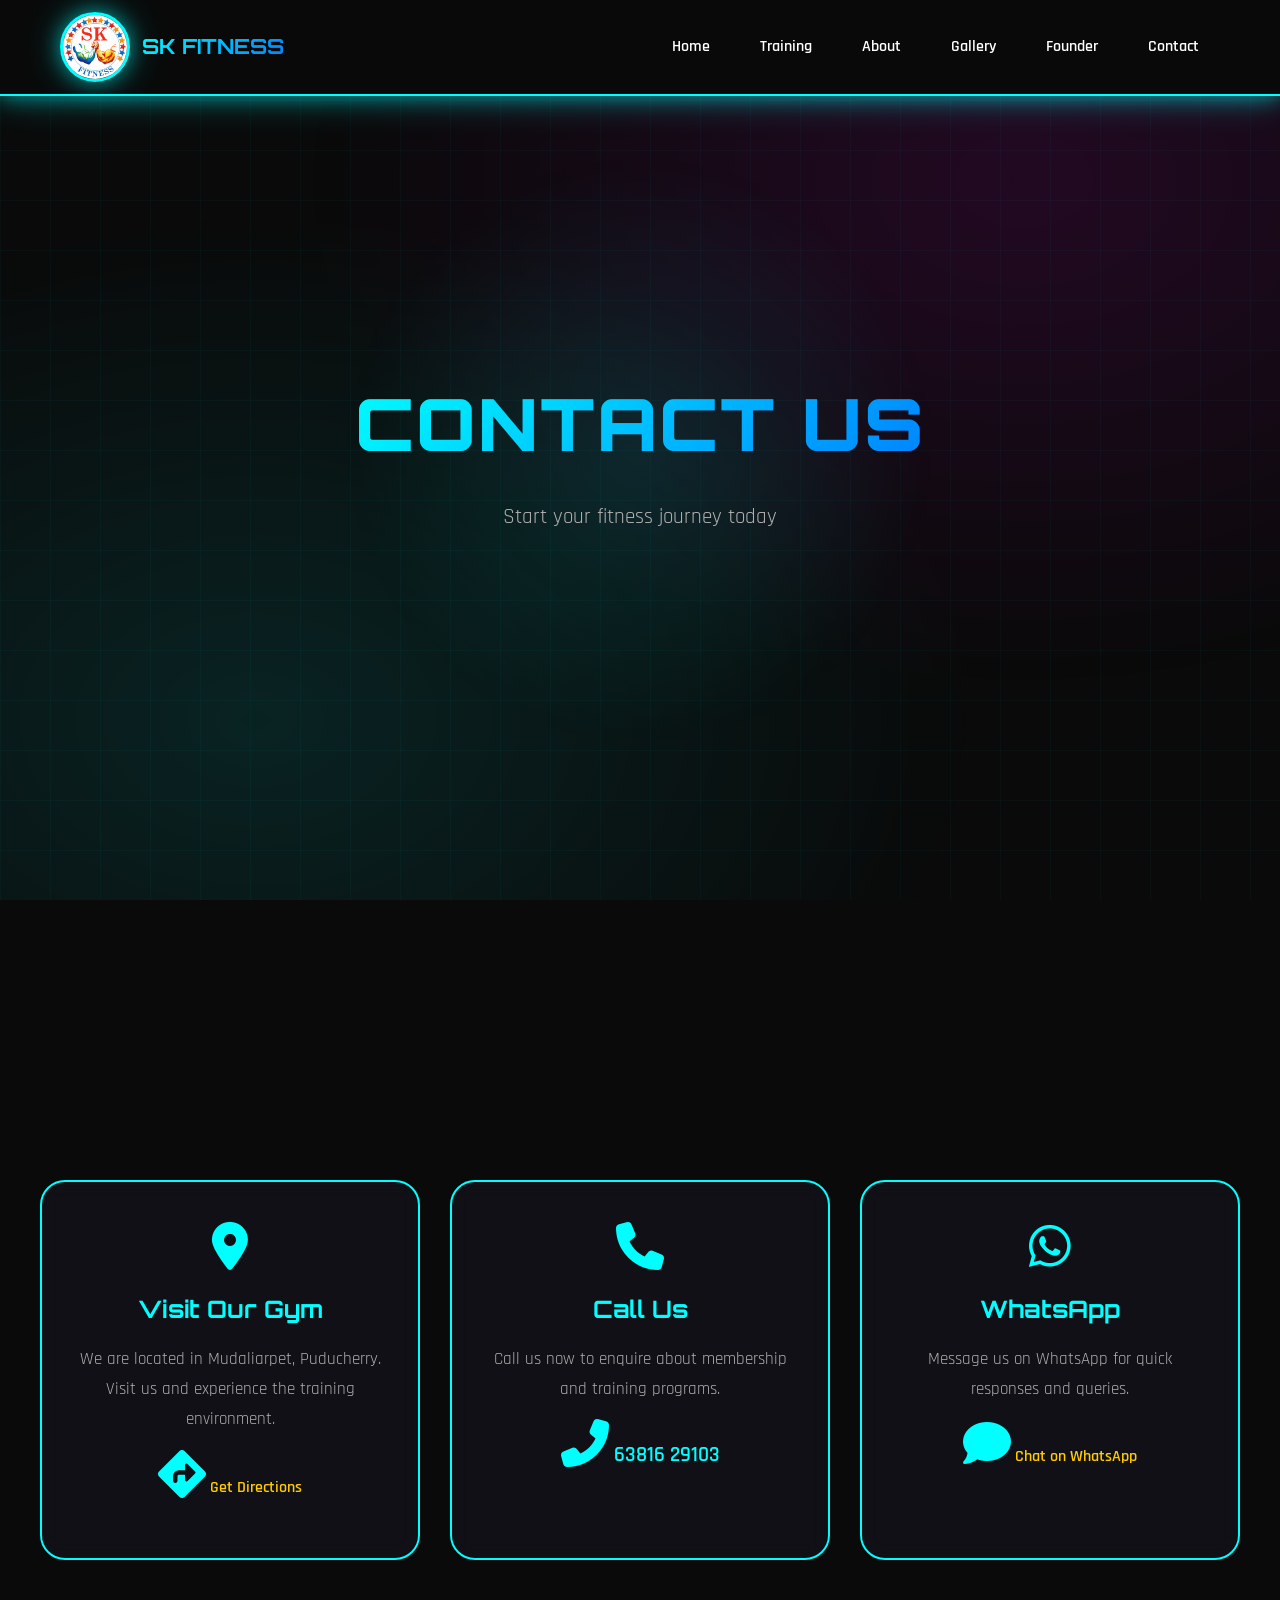
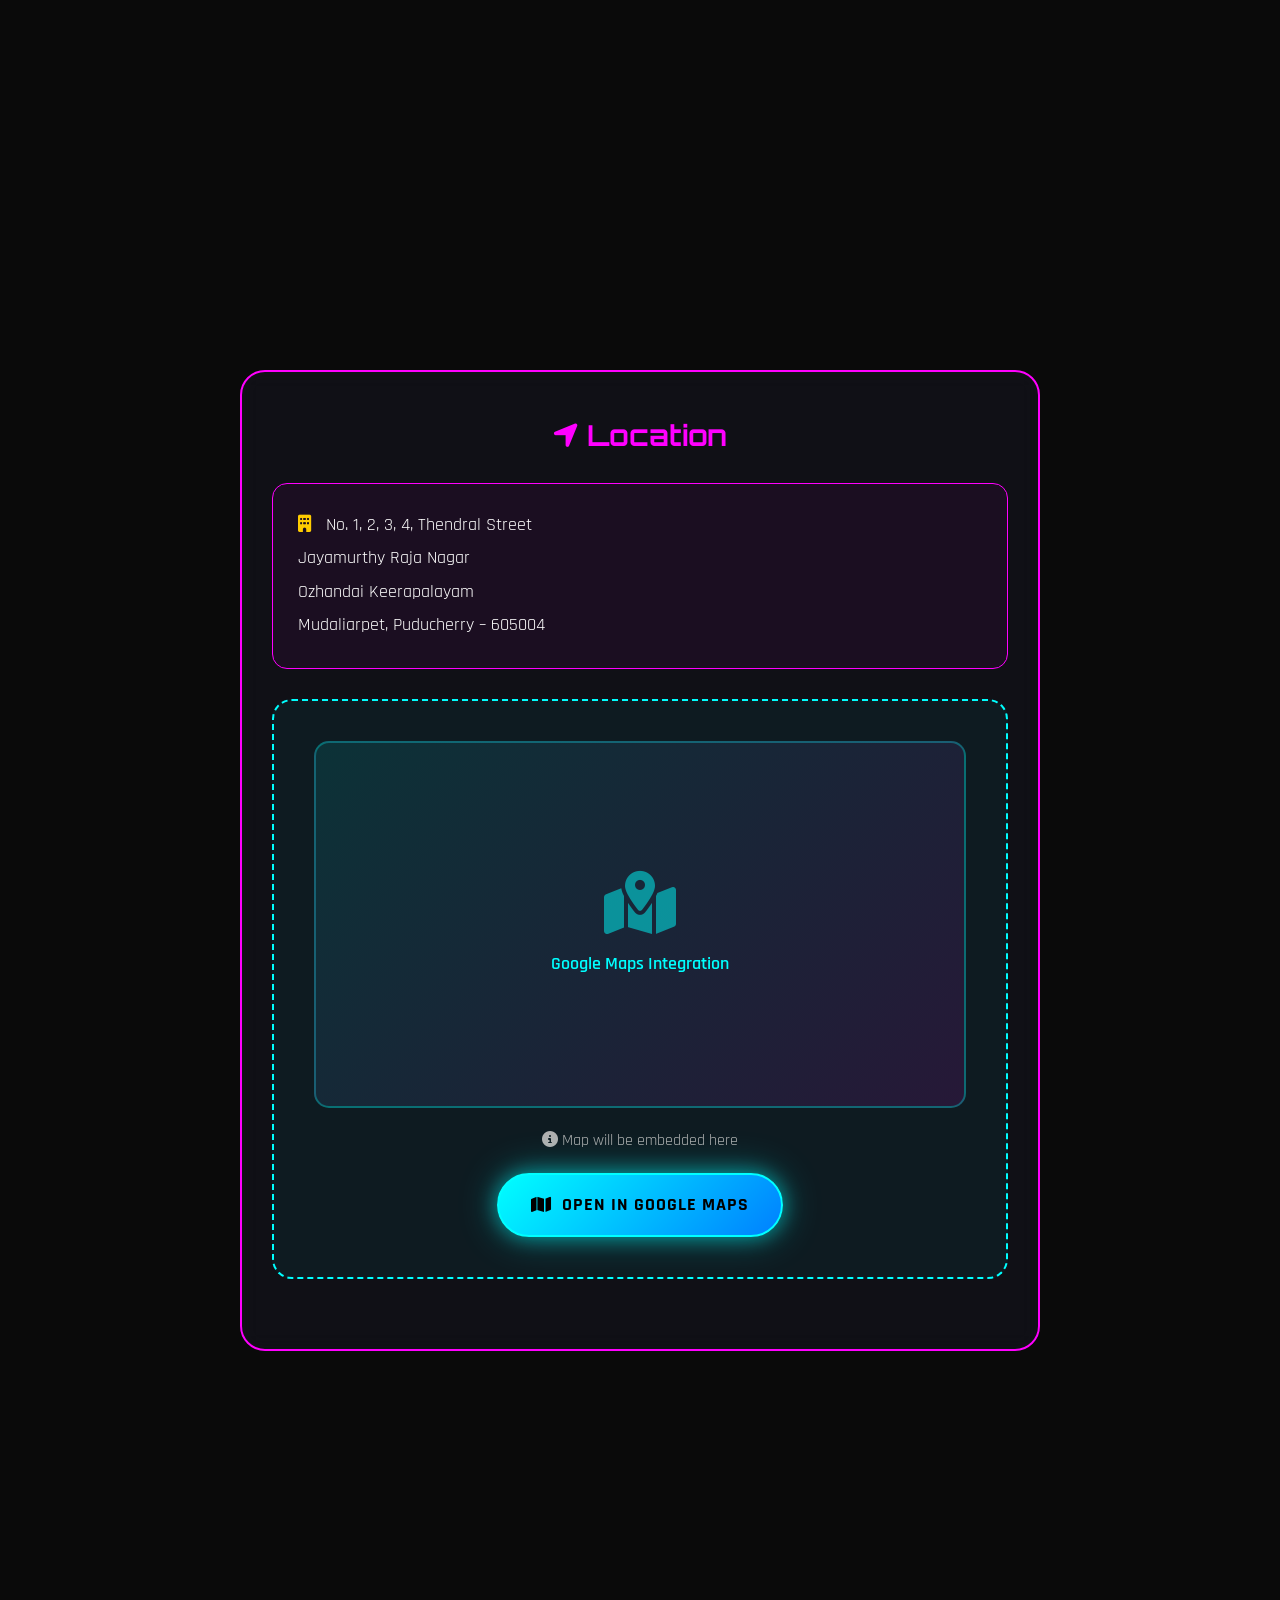
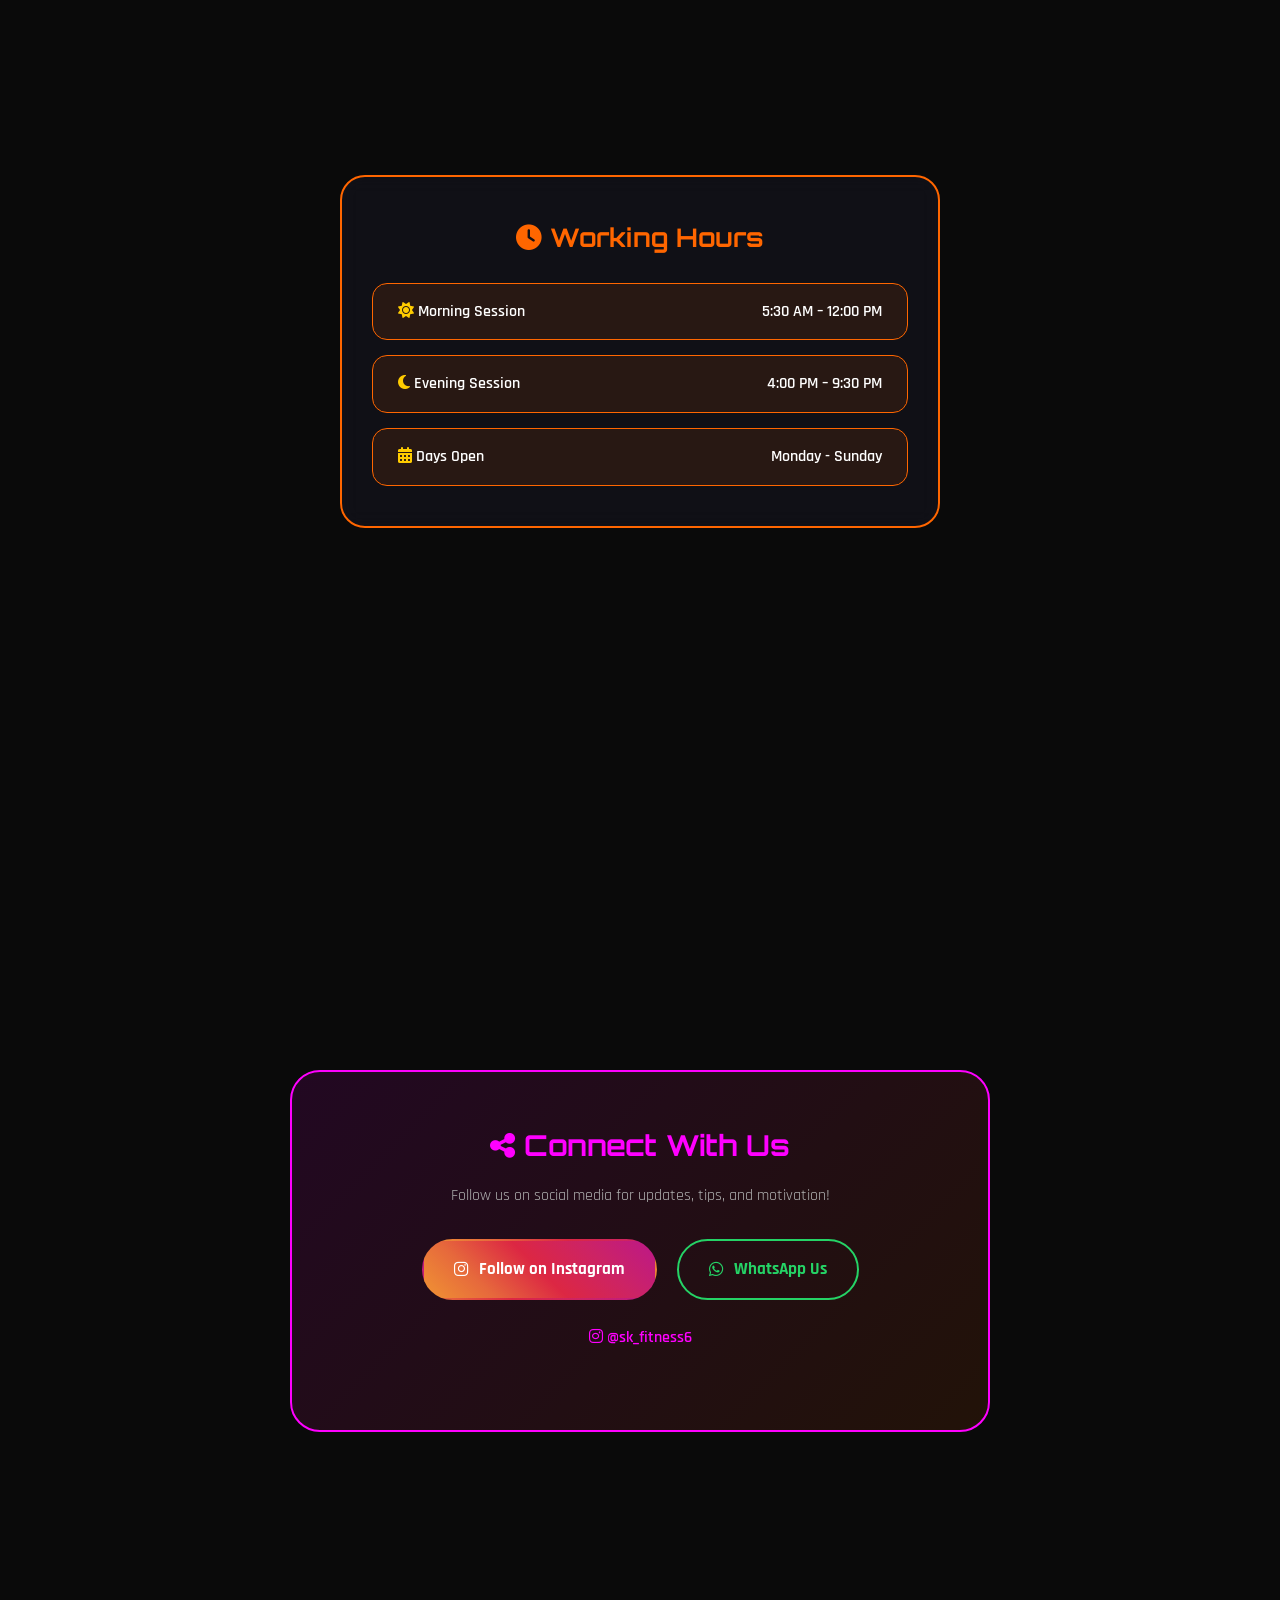
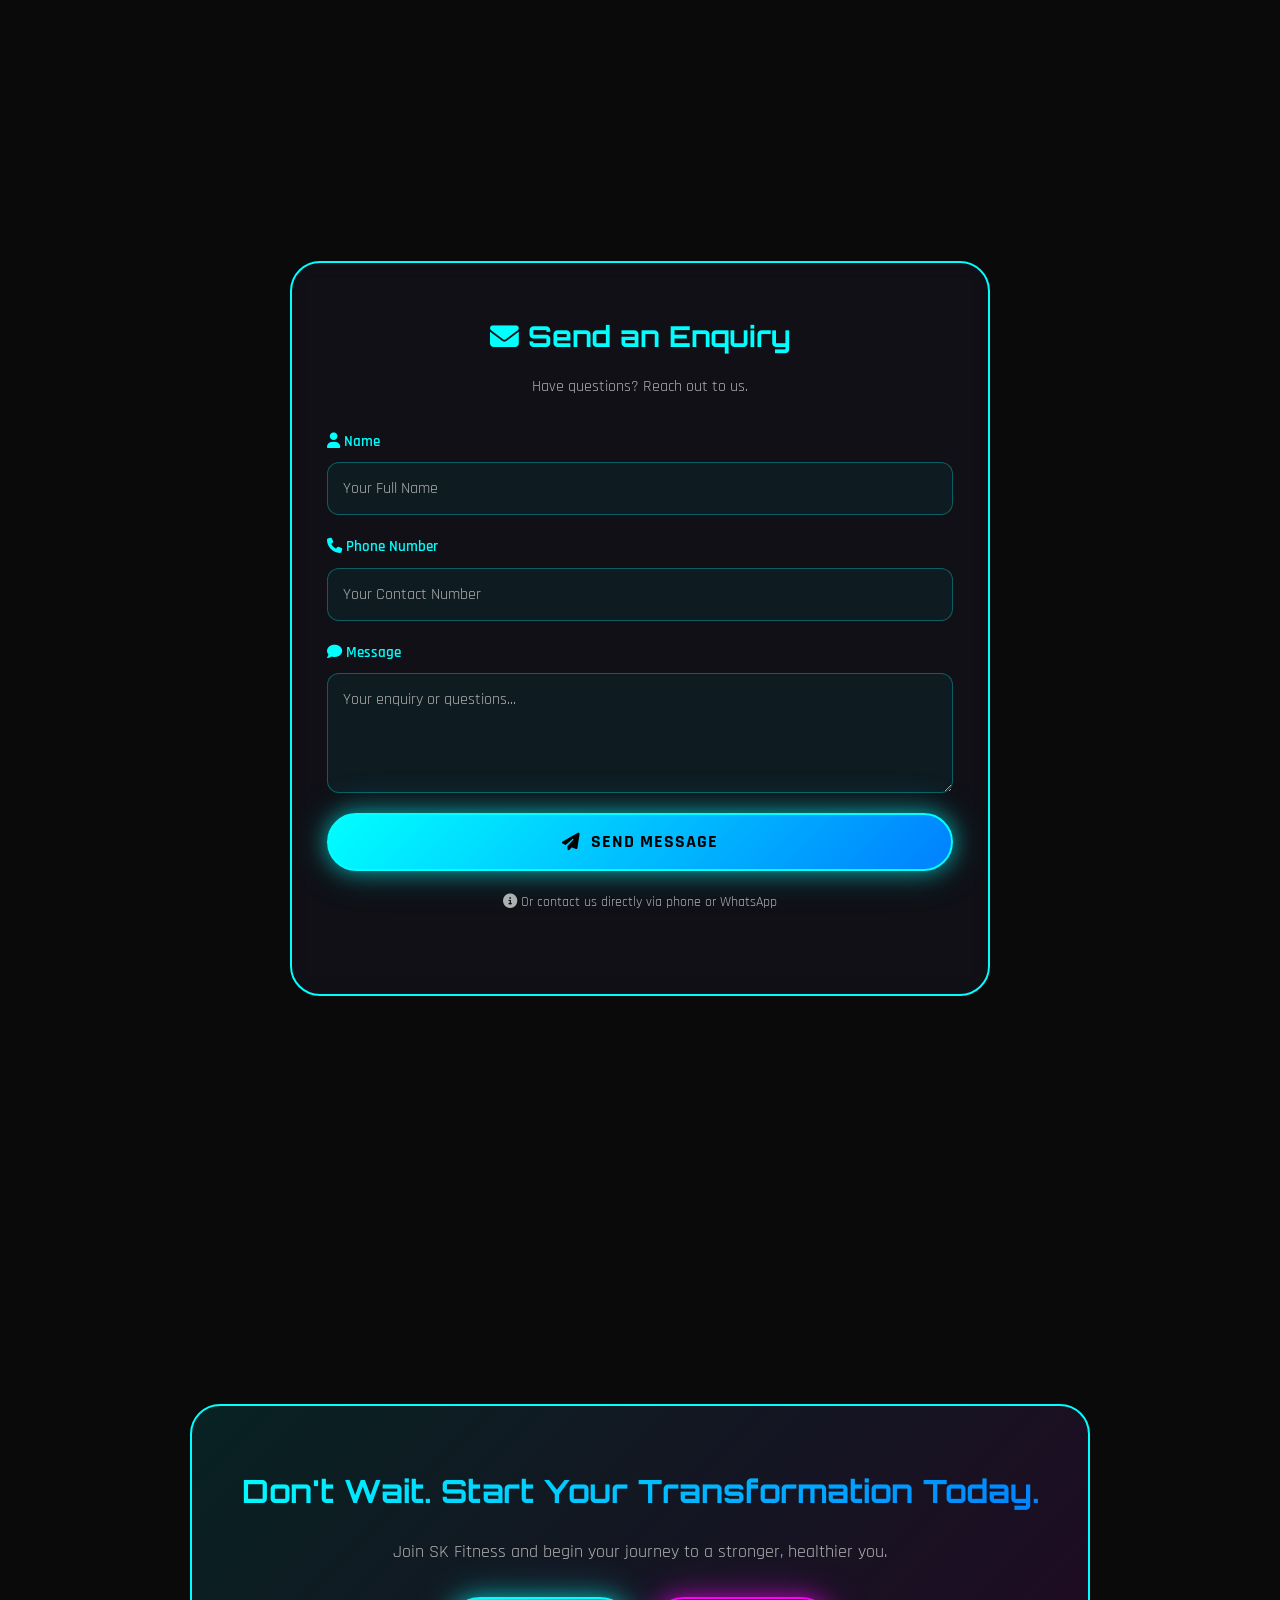
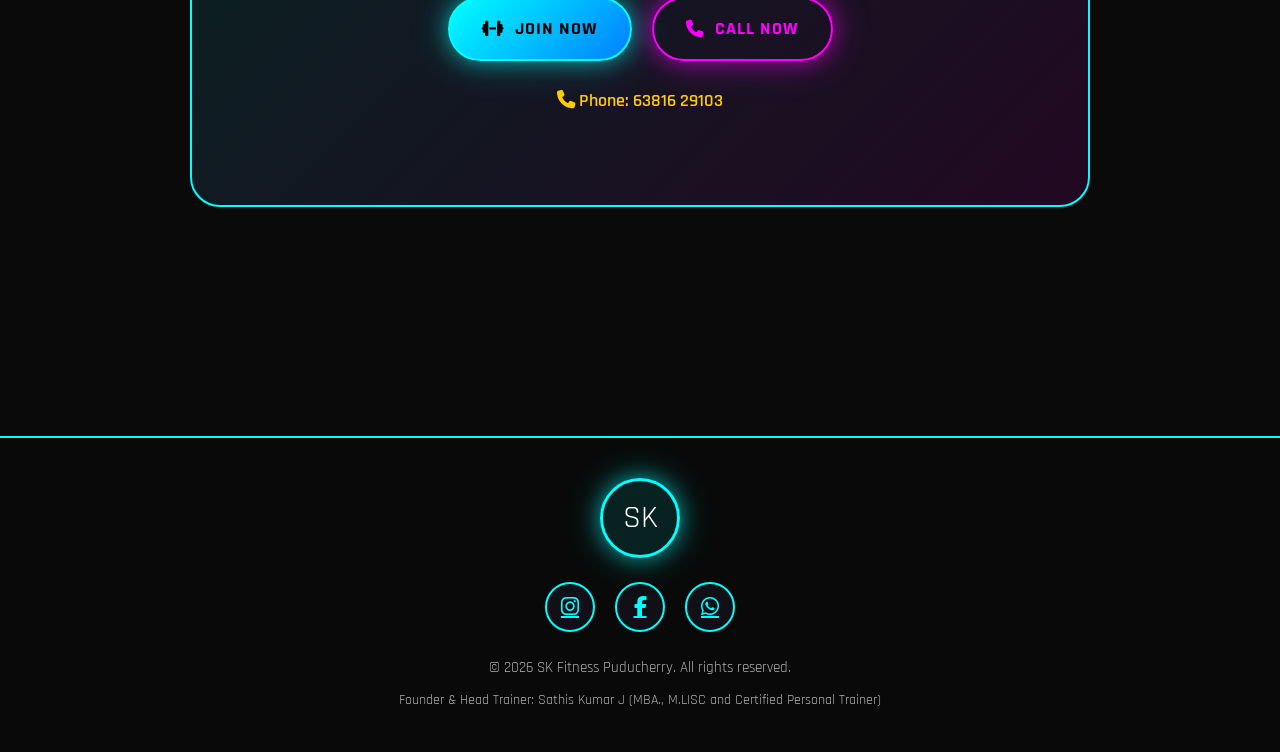
<file: contact.html>
<!DOCTYPE html>
<html lang="en">
<head>
  <meta charset="UTF-8">
  <meta name="viewport" content="width=device-width, initial-scale=1.0, maximum-scale=1.0, user-scalable=no">
  <title>Contact Us | SK Fitness Puducherry</title>
  <meta name="description" content="Contact SK Fitness Puducherry - Visit us at Mudaliarpet. Call 6381629103 for membership and training programs.">
  <meta name="theme-color" content="#0a0a0a">

  <!-- Google Fonts -->
  <link rel="preconnect" href="https://fonts.googleapis.com">
  <link rel="preconnect" href="https://fonts.gstatic.com" crossorigin>
  <link href="https://fonts.googleapis.com/css2?family=Orbitron:wght@400;700;900&family=Rajdhani:wght@300;500;700&display=swap" rel="stylesheet">
  
  <!-- Icons -->
  <link rel="stylesheet" href="https://cdnjs.cloudflare.com/ajax/libs/font-awesome/6.4.0/css/all.min.css">

  <!-- External CSS -->
  <link rel="stylesheet" href="css/style.css">

  <!-- Page Specific Styles -->
  <style>
    .contact-hero {
      background: linear-gradient(135deg, rgba(0, 255, 255, 0.1), rgba(255, 0, 255, 0.1));
      border: 1px solid rgba(0, 255, 255, 0.3);
      border-radius: 30px;
      padding: 60px 30px;
      margin: 40px auto;
      max-width: 900px;
      backdrop-filter: blur(10px);
      text-align: center;
    }

    .contact-grid {
      display: grid;
      grid-template-columns: repeat(auto-fit, minmax(300px, 1fr));
      gap: 30px;
      margin: 50px 0;
    }

    .contact-card {
      background: var(--bg-card);
      border: 2px solid var(--neon-cyan);
      border-radius: 25px;
      padding: 40px 30px;
      text-align: center;
      backdrop-filter: blur(10px);
      transition: var(--transition);
    }
    .contact-card:hover {
      transform: translateY(-10px);
      box-shadow: var(--glow-cyan);
    }

    .contact-card i {
      font-size: 3rem;
      color: var(--neon-cyan);
      margin-bottom: 20px;
    }

    .contact-card h3 {
      font-family: 'Orbitron', sans-serif;
      font-size: 1.5rem;
      color: var(--neon-cyan);
      margin-bottom: 15px;
    }

    .contact-card p {
      color: var(--text-secondary);
      font-size: 1.05rem;
      line-height: 1.8;
      margin-bottom: 15px;
    }

    .contact-card a {
      color: var(--neon-yellow);
      font-weight: 600;
      text-decoration: none;
      transition: var(--transition);
    }

    .contact-card a:hover {
      color: var(--neon-cyan);
    }

    .location-card {
      background: var(--bg-card);
      border: 2px solid var(--neon-pink);
      border-radius: 25px;
      padding: 40px 30px;
      margin: 50px auto;
      max-width: 800px;
      backdrop-filter: blur(10px);
    }

    .location-card h3 {
      font-family: 'Orbitron', sans-serif;
      font-size: 1.8rem;
      color: var(--neon-pink);      margin-bottom: 25px;
      text-align: center;
    }

    .location-card .address {
      background: rgba(255, 0, 255, 0.05);
      border: 1px solid var(--neon-pink);
      border-radius: 15px;
      padding: 25px;
      margin-bottom: 25px;
    }

    .location-card .address p {
      color: var(--text-primary);
      font-size: 1.1rem;
      line-height: 1.9;
      margin: 0;
    }

    .location-card .address i {
      color: var(--neon-yellow);
      margin-right: 10px;
    }

    .map-container {
      background: rgba(0, 255, 255, 0.05);
      border: 2px dashed var(--neon-cyan);
      border-radius: 20px;
      padding: 40px;
      text-align: center;
      margin: 30px 0;
    }

    .map-placeholder {
      aspect-ratio: 16/9;
      background: linear-gradient(135deg, rgba(0, 255, 255, 0.1), rgba(255, 0, 255, 0.1));
      border: 2px solid rgba(0, 255, 255, 0.3);
      border-radius: 15px;
      display: flex;
      flex-direction: column;
      align-items: center;
      justify-content: center;
      color: var(--text-secondary);
      margin-bottom: 20px;
    }

    .map-placeholder i {
      font-size: 4rem;
      color: var(--neon-cyan);
      opacity: 0.5;      margin-bottom: 15px;
    }

    .map-placeholder span {
      font-weight: 600;
      color: var(--neon-cyan);
      font-size: 1.1rem;
    }

    .hours-card {
      background: var(--bg-card);
      border: 2px solid var(--neon-orange);
      border-radius: 25px;
      padding: 40px 30px;
      margin: 50px auto;
      max-width: 600px;
      backdrop-filter: blur(10px);
      text-align: center;
    }

    .hours-card h3 {
      font-family: 'Orbitron', sans-serif;
      font-size: 1.6rem;
      color: var(--neon-orange);
      margin-bottom: 25px;
    }

    .hours-grid {
      display: grid;
      gap: 15px;
    }

    .hour-item {
      background: rgba(255, 102, 0, 0.1);
      border: 1px solid var(--neon-orange);
      padding: 15px 25px;
      border-radius: 15px;
      display: flex;
      align-items: center;
      justify-content: space-between;
      transition: var(--transition);
    }

    .hour-item:hover {
      background: rgba(255, 102, 0, 0.2);
      transform: translateX(10px);
    }

    .hour-item span {
      color: var(--text-primary);      font-weight: 600;
    }

    .hour-item i {
      color: var(--neon-yellow);
    }

    .enquiry-section {
      background: var(--bg-card);
      border: 2px solid var(--neon-cyan);
      border-radius: 30px;
      padding: 50px 35px;
      margin: 60px auto;
      max-width: 700px;
      backdrop-filter: blur(10px);
    }

    .enquiry-section h3 {
      font-family: 'Orbitron', sans-serif;
      font-size: 1.8rem;
      color: var(--neon-cyan);
      margin-bottom: 15px;
      text-align: center;
    }

    .enquiry-section > p {
      text-align: center;
      color: var(--text-secondary);
      margin-bottom: 30px;
    }

    .enquiry-form {
      display: flex;
      flex-direction: column;
      gap: 20px;
    }

    .form-group {
      display: flex;
      flex-direction: column;
      gap: 8px;
    }

    .form-group label {
      color: var(--neon-cyan);
      font-weight: 600;
      font-size: 0.95rem;
    }

    .form-group input,    .form-group textarea {
      background: rgba(0, 255, 255, 0.05);
      border: 1px solid rgba(0, 255, 255, 0.3);
      border-radius: 12px;
      padding: 15px;
      color: var(--text-primary);
      font-family: 'Rajdhani', sans-serif;
      font-size: 1rem;
      transition: var(--transition);
    }

    .form-group input:focus,
    .form-group textarea:focus {
      outline: none;
      border-color: var(--neon-cyan);
      box-shadow: var(--glow-cyan);
    }

    .form-group input::placeholder,
    .form-group textarea::placeholder {
      color: var(--text-secondary);
    }

    .form-group textarea {
      min-height: 120px;
      resize: vertical;
    }

    .social-connect {
      background: linear-gradient(135deg, rgba(255, 0, 255, 0.1), rgba(255, 102, 0, 0.1));
      border: 2px solid var(--neon-pink);
      border-radius: 30px;
      padding: 50px 35px;
      margin: 60px auto;
      max-width: 700px;
      text-align: center;
      backdrop-filter: blur(10px);
    }

    .social-connect h3 {
      font-family: 'Orbitron', sans-serif;
      font-size: 1.8rem;
      color: var(--neon-pink);
      margin-bottom: 15px;
    }

    .social-connect > p {
      color: var(--text-secondary);
      margin-bottom: 30px;
    }
    .social-buttons {
      display: flex;
      justify-content: center;
      gap: 20px;
      flex-wrap: wrap;
    }

    .social-btn {
      display: inline-flex;
      align-items: center;
      gap: 10px;
      padding: 15px 30px;
      border-radius: 50px;
      font-weight: 700;
      font-size: 1.05rem;
      text-decoration: none;
      transition: var(--transition);
      border: 2px solid;
    }

    .social-btn.instagram {
      background: linear-gradient(45deg, #f09433 0%, #e6683c 25%, #dc2743 50%, #cc2366 75%, #bc1888 100%);
      color: #fff;
      border-color: transparent;
    }

    .social-btn.instagram:hover {
      transform: translateY(-5px);
      box-shadow: 0 10px 30px rgba(220, 39, 67, 0.5);
    }

    .social-btn.whatsapp {
      background: transparent;
      color: #25D366;
      border-color: #25D366;
    }

    .social-btn.whatsapp:hover {
      background: #25D366;
      color: #000;
      transform: translateY(-5px);
      box-shadow: 0 10px 30px rgba(37, 211, 102, 0.4);
    }

    .contact-cta {
      background: linear-gradient(135deg, rgba(0, 255, 255, 0.1), rgba(255, 0, 255, 0.1));
      border: 2px solid var(--neon-cyan);
      border-radius: 30px;
      padding: 60px 40px;      margin: 60px auto;
      max-width: 900px;
      text-align: center;
      backdrop-filter: blur(10px);
    }

    .contact-cta h3 {
      font-family: 'Orbitron', sans-serif;
      font-size: 2rem;
      background: var(--gradient-1);
      -webkit-background-clip: text;
      -webkit-text-fill-color: transparent;
      margin-bottom: 20px;
    }

    .contact-cta p {
      color: var(--text-secondary);
      font-size: 1.15rem;
      margin-bottom: 30px;
    }

    @media (max-width: 768px) {
      .contact-hero, .contact-cta, .enquiry-section, .social-connect {
        padding: 40px 20px;
      }

      .location-card, .hours-card {
        padding: 30px 20px;
      }

      .contact-grid {
        grid-template-columns: 1fr;
      }

      .hour-item {
        flex-direction: column;
        gap: 10px;
        text-align: center;
      }

      .social-buttons {
        flex-direction: column;
      }

      .social-btn {
        width: 100%;
        justify-content: center;
      }
    }
  </style></head>
<body>

  <!-- Scroll Progress -->
  <div class="scroll-progress" id="scrollProgress"></div>

  <!-- Background -->
  <div class="bg-animation"></div>
  <div class="grid-overlay"></div>

  <!-- Navigation -->
  <nav>
    <div class="nav-container">
      <div class="logo-container">
        <img src="assets/images/logo.png" alt="SK Fitness" class="logo">
        <div class="brand-name">SK FITNESS</div>
      </div>
      <div class="menu-toggle" id="menuToggle">
        <i class="fas fa-bars"></i>
      </div>
      <div class="menu-links" id="menuLinks">
        <a href="index.html">Home</a>
        <a href="training.html">Training</a>
        <a href="about.html">About</a>
        <a href="gallery.html">Gallery</a>
        <a href="founder.html">Founder</a>
        <a href="contact.html" class="active">Contact</a>
      </div>
    </div>
  </nav>

  <!-- Page Header -->
  <section class="hero" id="contact-header">
    <div class="hero-content">
      <h1>Contact Us</h1>
      <p>Start your fitness journey today</p>
    </div>
  </section>

  <!-- Contact Details Grid -->
  <section id="contact-details">
    <div class="container">
      <div class="contact-grid reveal">
        <!-- Location -->
        <div class="contact-card">
          <i class="fas fa-map-marker-alt"></i>
          <h3>Visit Our Gym</h3>
          <p>We are located in Mudaliarpet, Puducherry. Visit us and experience the training environment.</p>
          <a href="https://maps.google.com/?q=Mudaliarpet,Puducherry" target="_blank" rel="noopener">
            <i class="fas fa-directions"></i> Get Directions
          </a>        </div>

        <!-- Phone -->
        <div class="contact-card">
          <i class="fas fa-phone"></i>
          <h3>Call Us</h3>
          <p>Call us now to enquire about membership and training programs.</p>
          <a href="tel:6381629103" style="font-size: 1.3rem; color: var(--neon-cyan);">
            <i class="fas fa-phone-alt"></i> 63816 29103
          </a>
        </div>

        <!-- WhatsApp -->
        <div class="contact-card">
          <i class="fab fa-whatsapp"></i>
          <h3>WhatsApp</h3>
          <p>Message us on WhatsApp for quick responses and queries.</p>
          <a href="https://wa.me/916381629103" target="_blank" rel="noopener">
            <i class="fas fa-comment"></i> Chat on WhatsApp
          </a>
        </div>
      </div>
    </div>
  </section>

  <!-- Location & Address -->
  <section id="location">
    <div class="container">
      <div class="location-card reveal">
        <h3><i class="fas fa-location-arrow"></i> Location</h3>
        <div class="address">
          <p>
            <i class="fas fa-building"></i>
            No. 1, 2, 3, 4, Thendral Street<br>
            Jayamurthy Raja Nagar<br>
            Ozhandai Keerapalayam<br>
            Mudaliarpet, Puducherry – 605004
          </p>
        </div>
        
        <!-- Map Section -->
        <div class="map-container">
          <div class="map-placeholder">
            <i class="fas fa-map-marked-alt"></i>
            <span>Google Maps Integration</span>
          </div>
          <p style="color: var(--text-secondary);">
            <i class="fas fa-info-circle"></i> Map will be embedded here
          </p>
          <a href="https://maps.google.com/?q=No.1,2,3,4,Thendral+Street,Mudaliarpet,Puducherry"              class="btn btn-primary" 
             target="_blank" 
             rel="noopener"
             style="margin-top: 20px;">
            <i class="fas fa-map"></i> Open in Google Maps
          </a>
        </div>
      </div>
    </div>
  </section>

  <!-- Working Hours -->
  <section id="hours">
    <div class="container">
      <div class="hours-card reveal">
        <h3><i class="fas fa-clock"></i> Working Hours</h3>
        <div class="hours-grid">
          <div class="hour-item">
            <span><i class="fas fa-sun"></i> Morning Session</span>
            <span>5:30 AM – 12:00 PM</span>
          </div>
          <div class="hour-item">
            <span><i class="fas fa-moon"></i> Evening Session</span>
            <span>4:00 PM – 9:30 PM</span>
          </div>
          <div class="hour-item">
            <span><i class="fas fa-calendar-alt"></i> Days Open</span>
            <span>Monday - Sunday</span>
          </div>
        </div>
      </div>
    </div>
  </section>

  <!-- Social Connect with Instagram -->
  <section id="social">
    <div class="container">
      <div class="social-connect reveal">
        <h3><i class="fas fa-share-alt"></i> Connect With Us</h3>
        <p>Follow us on social media for updates, tips, and motivation!</p>
        <div class="social-buttons">
          <a href="https://www.instagram.com/sk_fitness6" 
             class="social-btn instagram" 
             target="_blank" 
             rel="noopener">
            <i class="fab fa-instagram"></i>
            Follow on Instagram
          </a>
          <a href="https://wa.me/916381629103" 
             class="social-btn whatsapp"              target="_blank" 
             rel="noopener">
            <i class="fab fa-whatsapp"></i>
            WhatsApp Us
          </a>
        </div>
        <p style="margin-top: 25px; color: var(--neon-pink); font-weight: 600;">
          <i class="fab fa-instagram"></i> @sk_fitness6
        </p>
      </div>
    </div>
  </section>

  <!-- Enquiry Section (Future Form) -->
  <section id="enquiry">
    <div class="container">
      <div class="enquiry-section reveal">
        <h3><i class="fas fa-envelope"></i> Send an Enquiry</h3>
        <p>Have questions? Reach out to us.</p>
        
        <form class="enquiry-form" onsubmit="event.preventDefault(); alert('Form submission will be implemented later');">
          <div class="form-group">
            <label for="name"><i class="fas fa-user"></i> Name</label>
            <input type="text" id="name" name="name" placeholder="Your Full Name" required>
          </div>
          
          <div class="form-group">
            <label for="phone"><i class="fas fa-phone"></i> Phone Number</label>
            <input type="tel" id="phone" name="phone" placeholder="Your Contact Number" required>
          </div>
          
          <div class="form-group">
            <label for="message"><i class="fas fa-comment"></i> Message</label>
            <textarea id="message" name="message" placeholder="Your enquiry or questions..." required></textarea>
          </div>
          
          <button type="submit" class="btn btn-primary" style="width: 100%; justify-content: center;">
            <i class="fas fa-paper-plane"></i> Send Message
          </button>
        </form>
        
        <p style="text-align: center; color: var(--text-secondary); margin-top: 20px; font-size: 0.9rem;">
          <i class="fas fa-info-circle"></i> Or contact us directly via phone or WhatsApp
        </p>
      </div>
    </div>
  </section>

  <!-- Final CTA -->
  <section id="final-cta">    <div class="container">
      <div class="contact-cta reveal">
        <h3>Don't Wait. Start Your Transformation Today.</h3>
        <p>Join SK Fitness and begin your journey to a stronger, healthier you.</p>
        <div class="btn-group">
          <a href="https://wa.me/916381629103?text=Hi%20I%20want%20to%20join%20SK%20Fitness" 
             class="btn btn-primary" 
             target="_blank" 
             rel="noopener">
            <i class="fas fa-dumbbell"></i> Join Now
          </a>
          <a href="tel:6381629103" class="btn btn-secondary">
            <i class="fas fa-phone"></i> Call Now
          </a>
        </div>
        <p style="margin-top: 25px; color: var(--neon-yellow); font-weight: 600;">
          <i class="fas fa-phone"></i> Phone: 63816 29103
        </p>
      </div>
    </div>
  </section>

  <!-- Footer -->
  <footer>
    <div class="footer-content">
      <div class="logo" style="margin: 0 auto 20px; width: 80px; height: 80px; font-size: 2rem; display: flex; align-items: center; justify-content: center; background: rgba(0, 255, 255, 0.1); border: 3px solid var(--neon-cyan); border-radius: 50%;">SK</div>
      <div class="social-links">
        <a href="https://www.instagram.com/sk_fitness6" aria-label="Instagram" target="_blank" rel="noopener"><i class="fab fa-instagram"></i></a>
        <a href="#" aria-label="Facebook"><i class="fab fa-facebook-f"></i></a>
        <a href="https://wa.me/916381629103" aria-label="WhatsApp" target="_blank" rel="noopener"><i class="fab fa-whatsapp"></i></a>
      </div>
      <p>&copy; 2026 SK Fitness Puducherry. All rights reserved.</p>
      <p style="margin-top: 10px; font-size: 0.85rem;">Founder & Head Trainer: Sathis Kumar J (MBA., M.LISC and Certified Personal Trainer)</p>
    </div>
  </footer>

  <!-- External JavaScript -->
  <script src="js/main.js" defer></script>
</body>
</html>
</file>
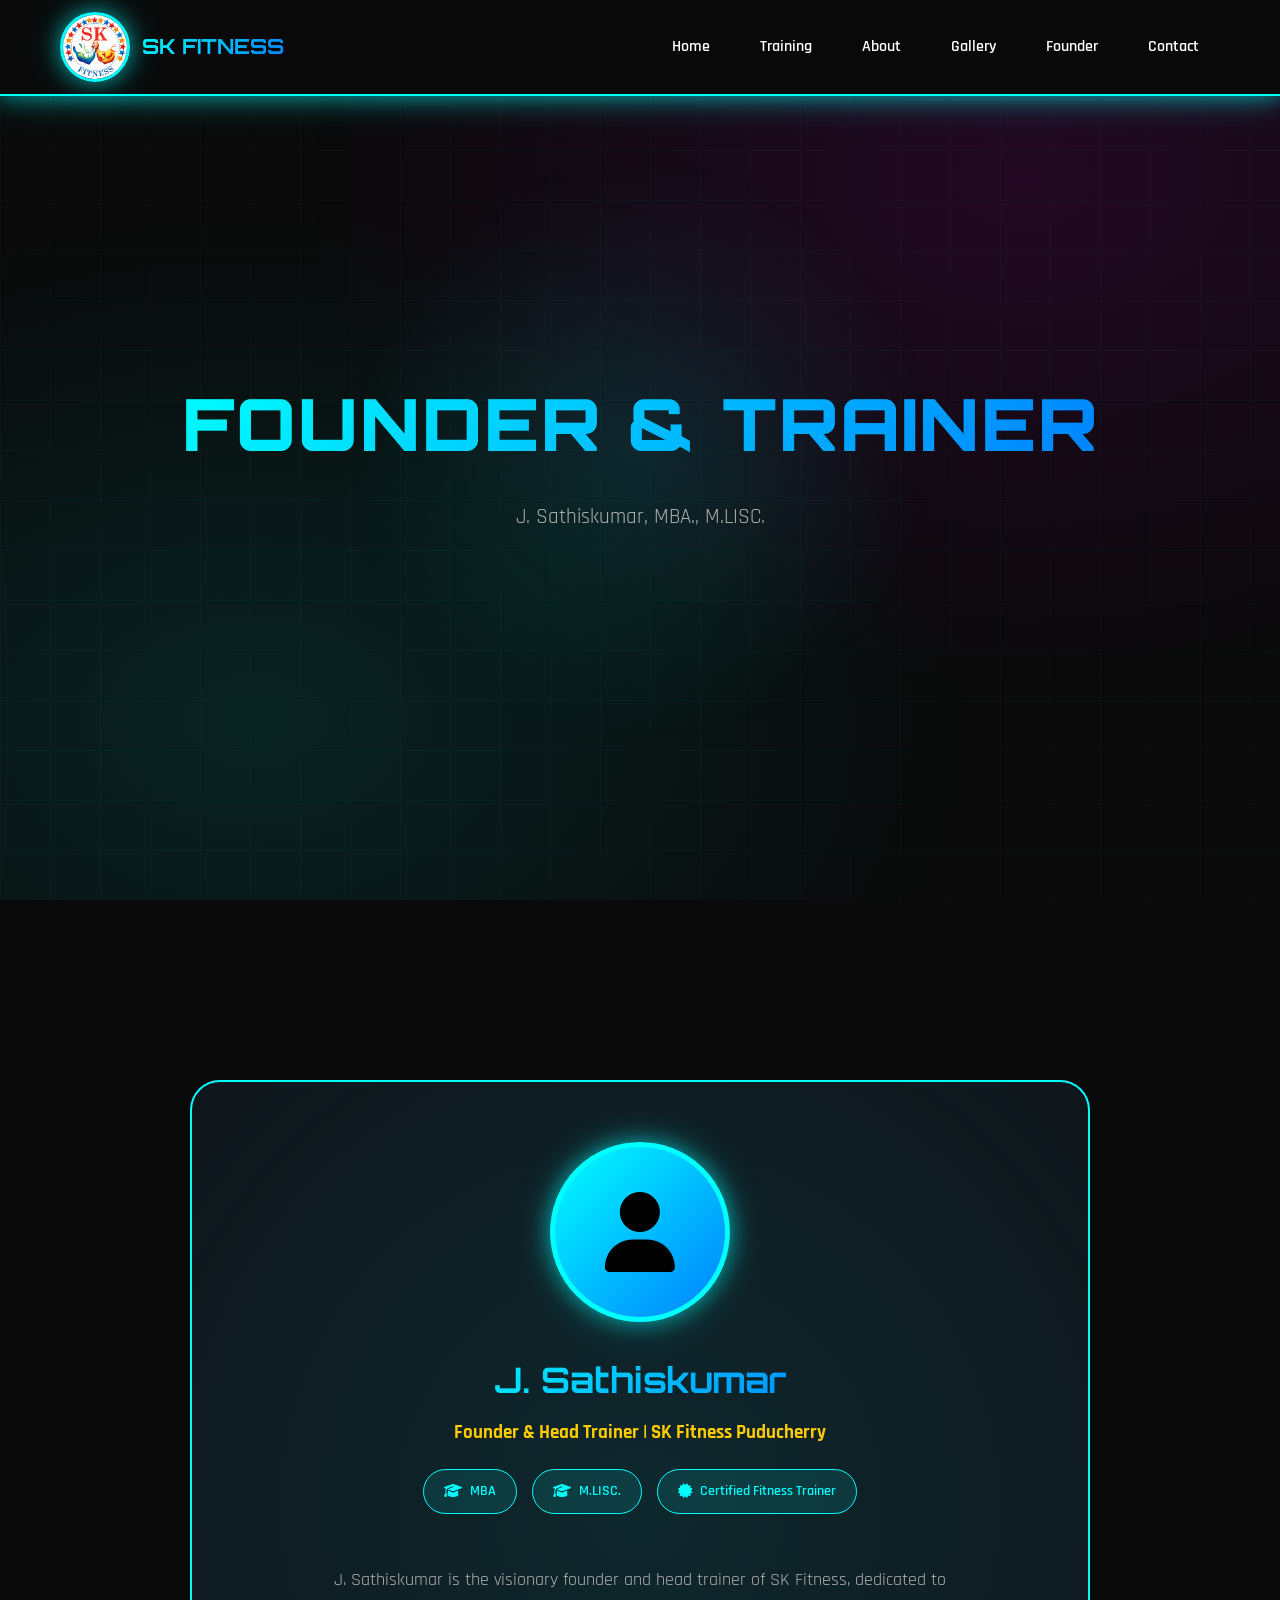
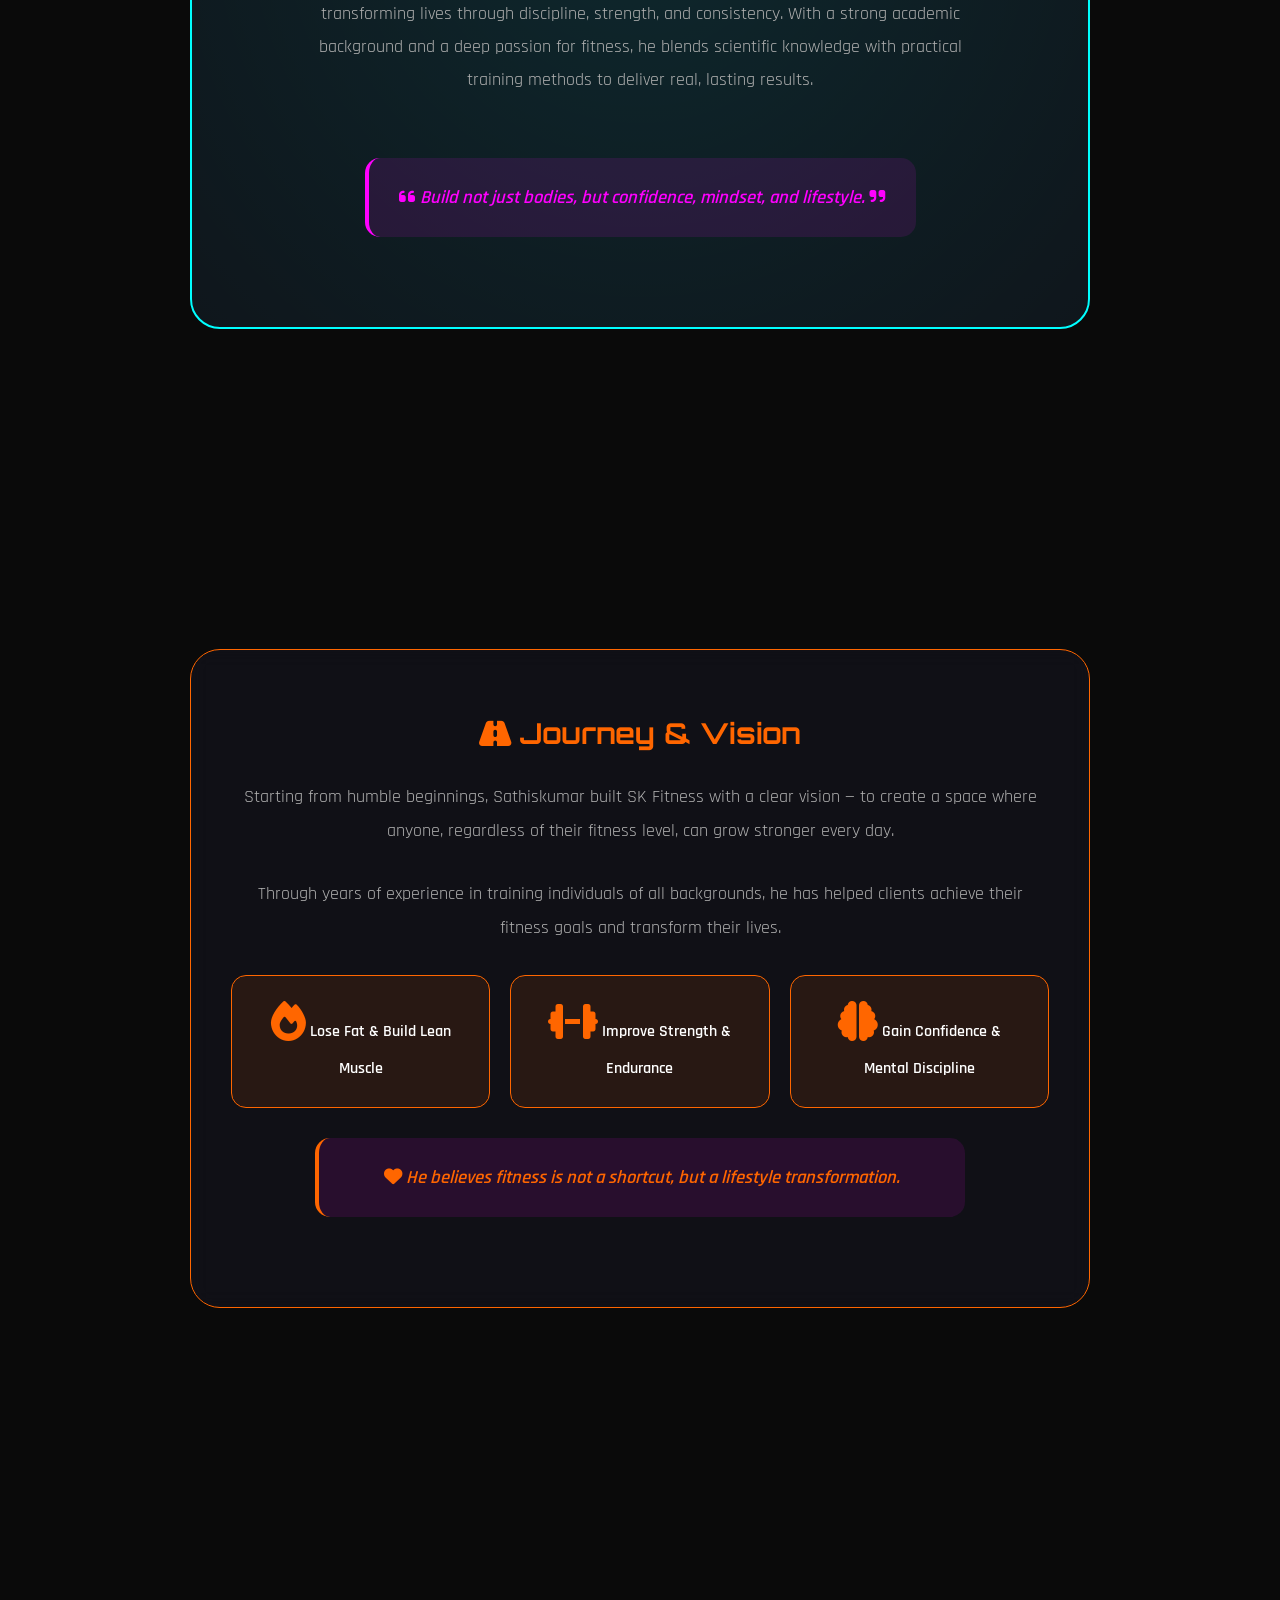
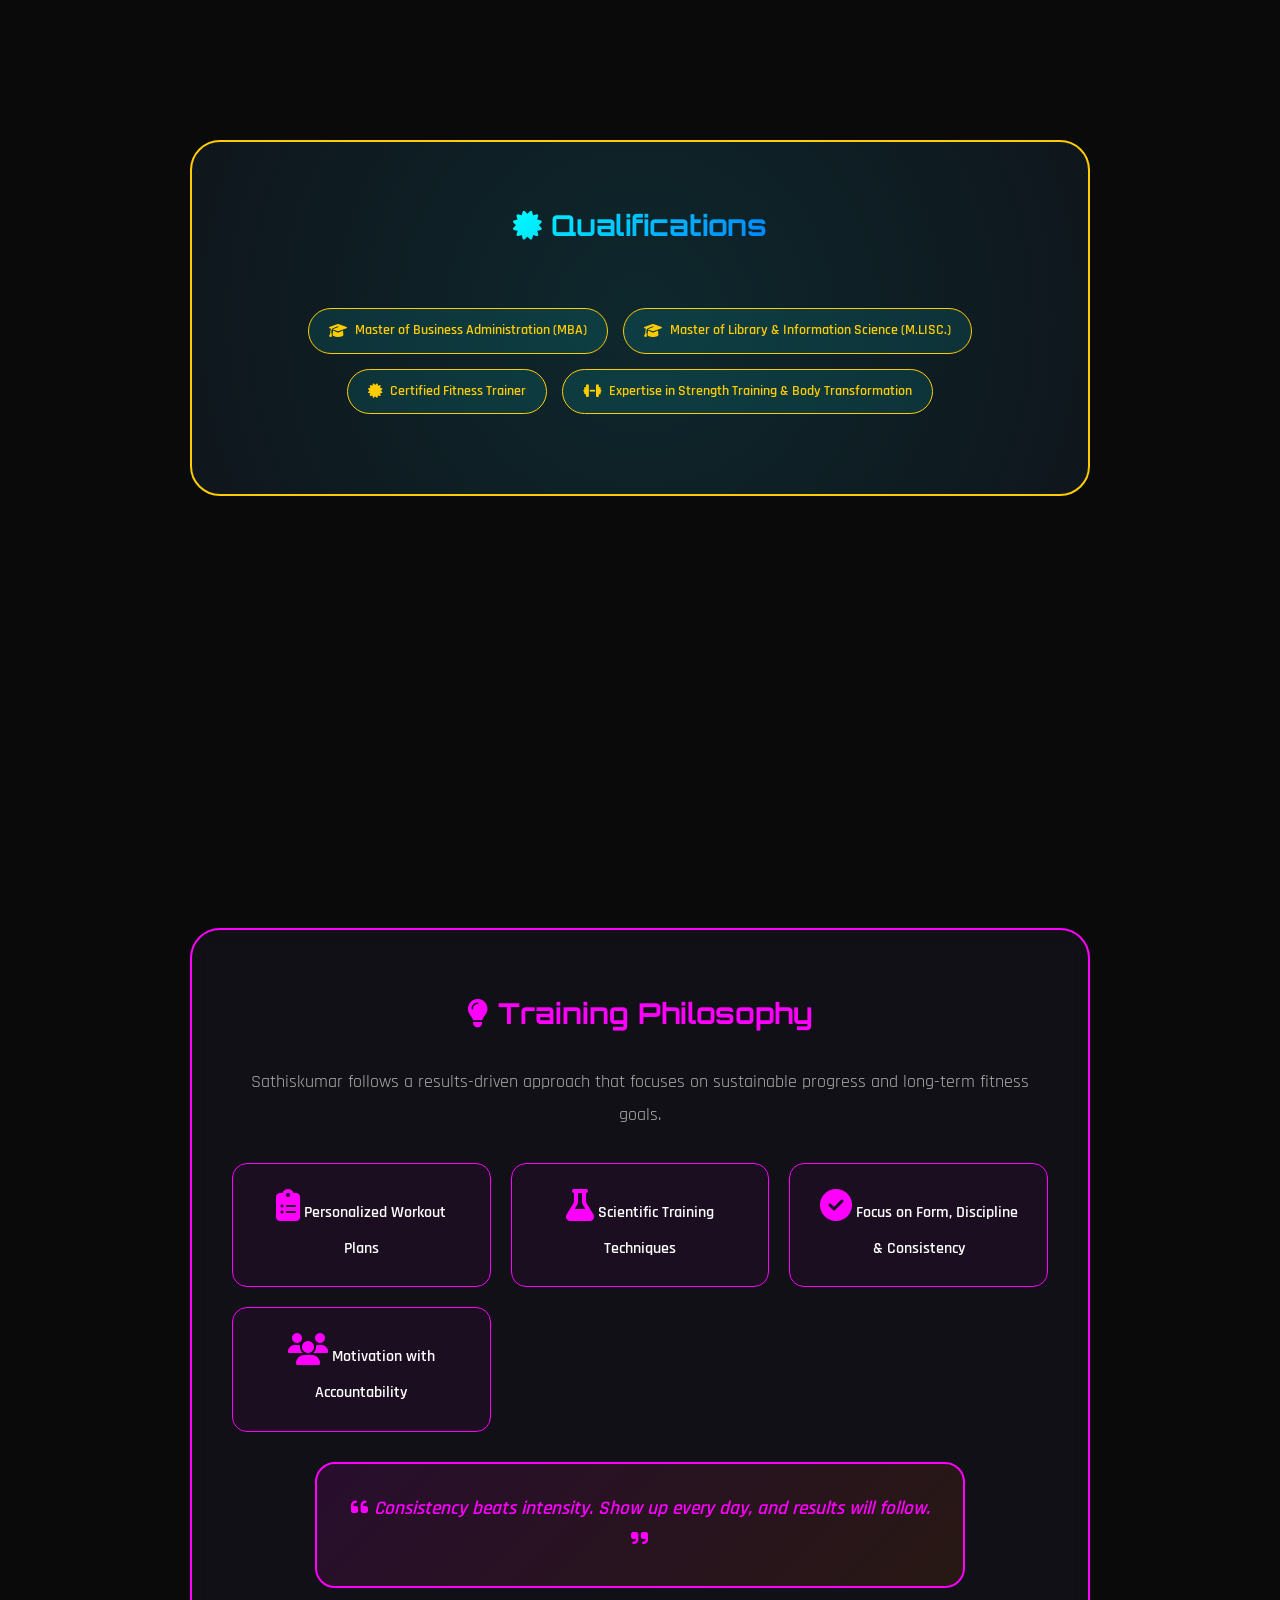
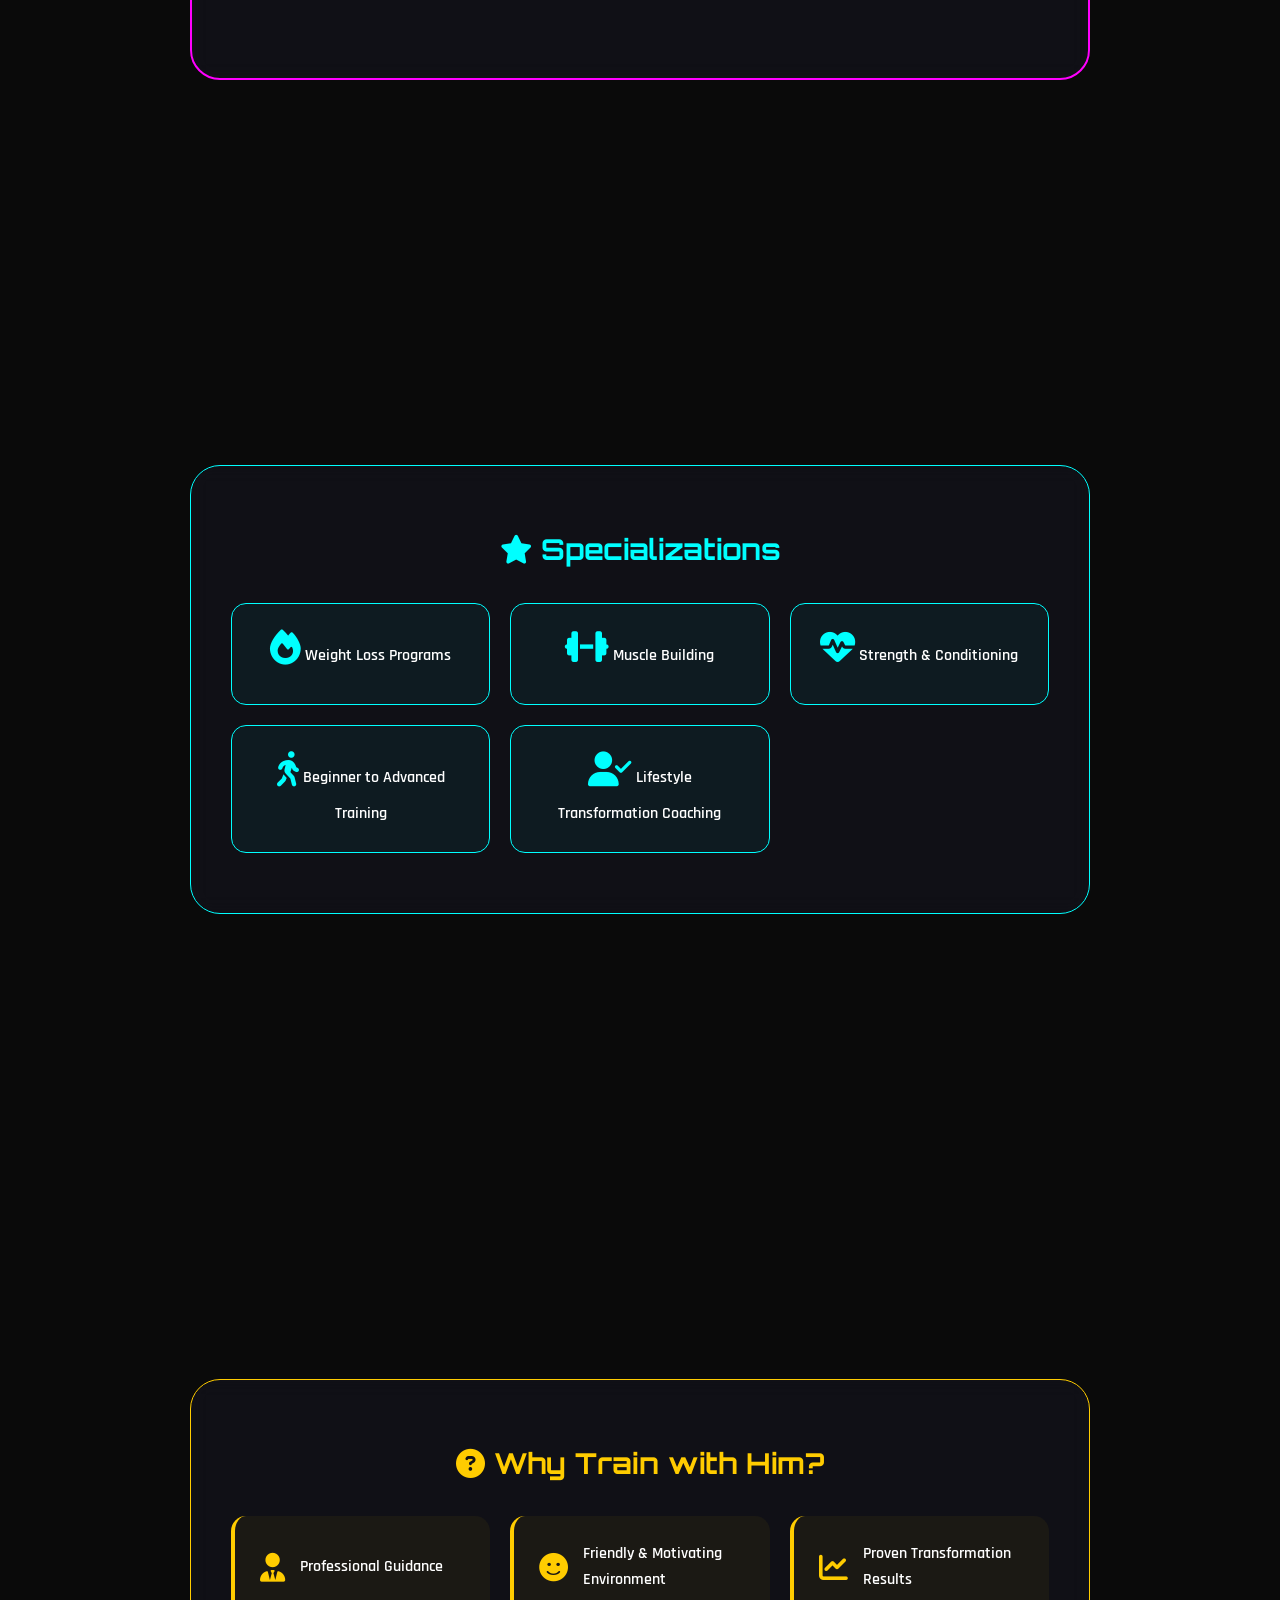
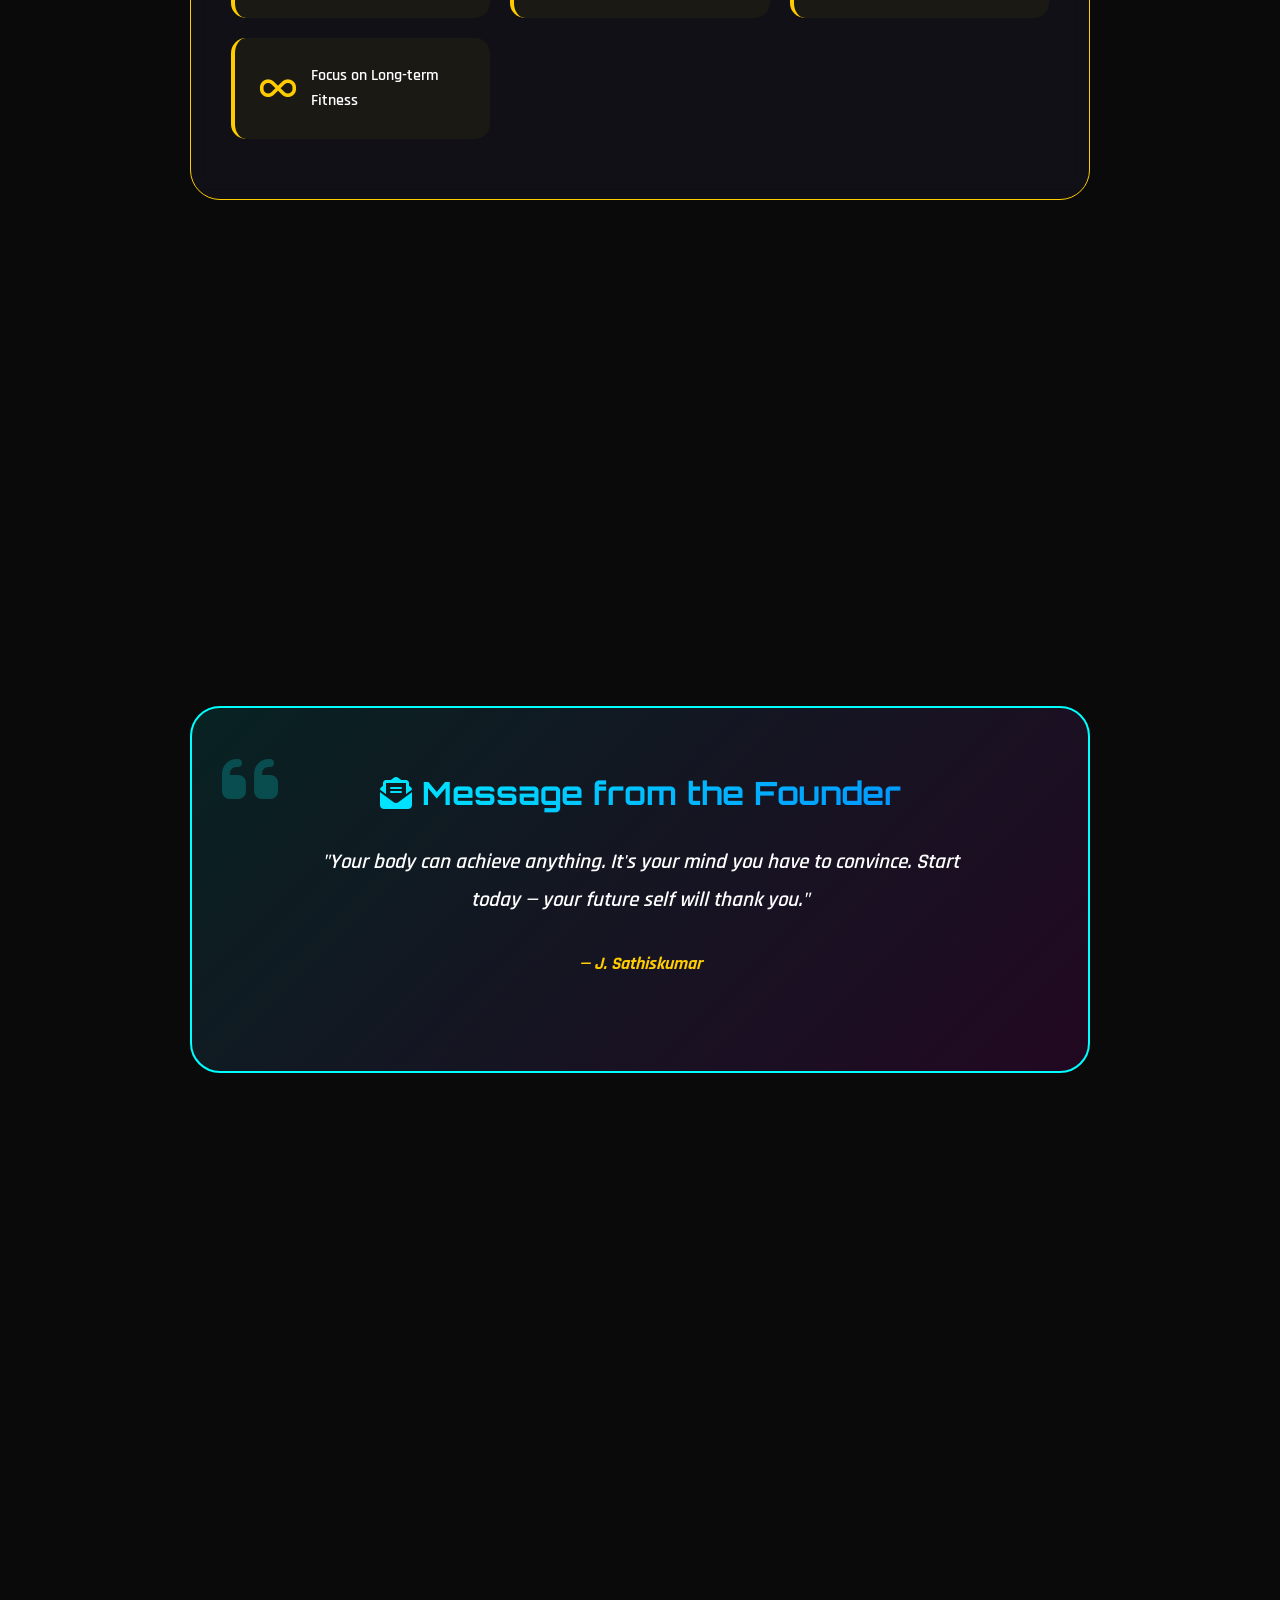
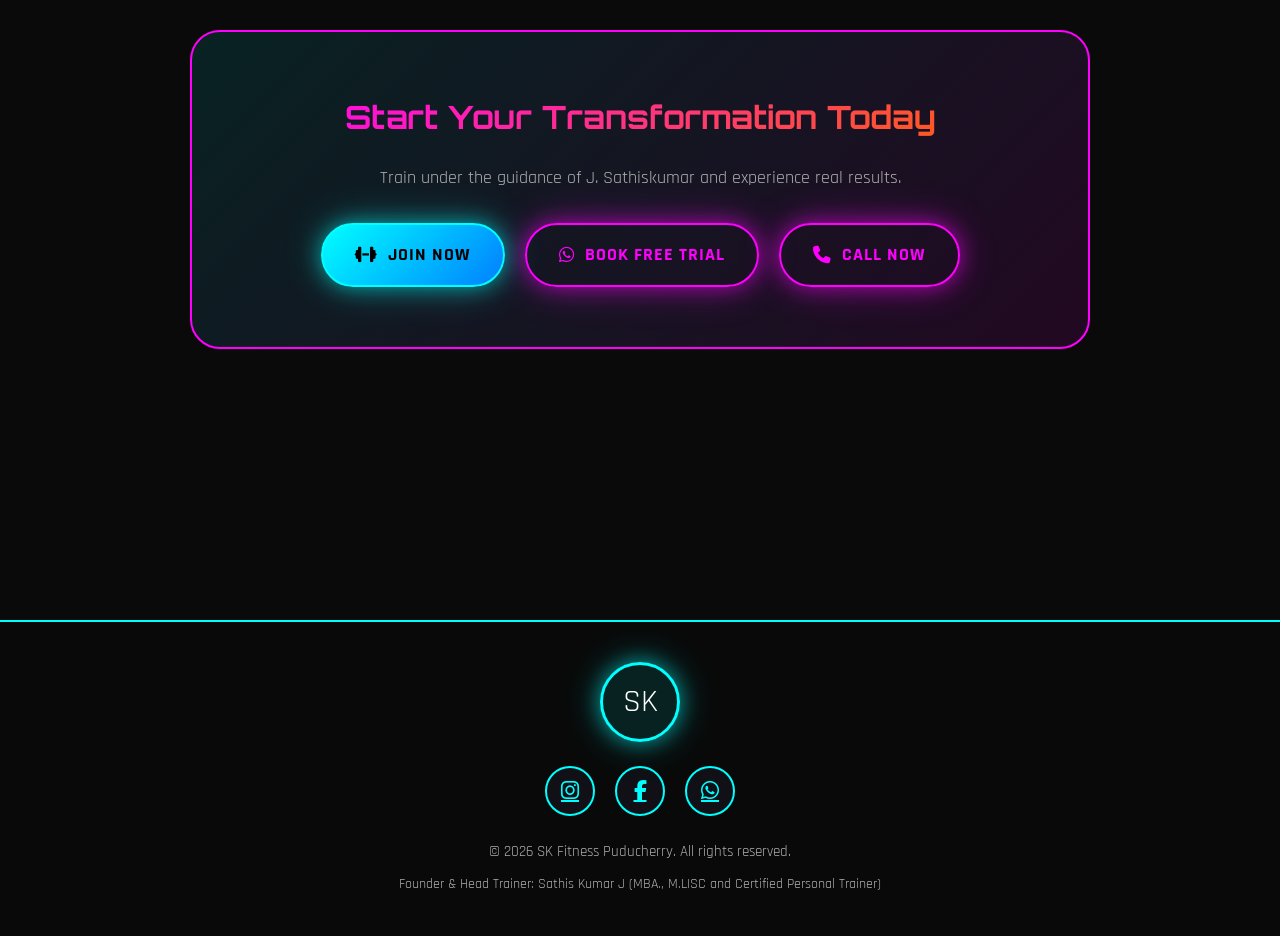
<file: founder.html>
<!DOCTYPE html>
<html lang="en">
<head>
  <meta charset="UTF-8">
  <meta name="viewport" content="width=device-width, initial-scale=1.0, maximum-scale=1.0, user-scalable=no">
  <title>Founder & Trainer | J. Sathiskumar - SK Fitness Puducherry</title>
  <meta name="description" content="Meet J. Sathiskumar, MBA., M.LISC - Founder and Head Trainer of SK Fitness Puducherry. Certified fitness trainer dedicated to transforming lives through discipline and strength.">
  <meta name="theme-color" content="#0a0a0a">

  <!-- Google Fonts -->
  <link rel="preconnect" href="https://fonts.googleapis.com">
  <link rel="preconnect" href="https://fonts.gstatic.com" crossorigin>
  <link href="https://fonts.googleapis.com/css2?family=Orbitron:wght@400;700;900&family=Rajdhani:wght@300;500;700&display=swap" rel="stylesheet">
  
  <!-- Icons -->
  <link rel="stylesheet" href="https://cdnjs.cloudflare.com/ajax/libs/font-awesome/6.4.0/css/all.min.css">

  <!-- External CSS -->
  <link rel="stylesheet" href="css/style.css">

  <!-- Page Specific Styles -->
  <style>
    .founder-hero {
      background: linear-gradient(135deg, rgba(0, 255, 255, 0.1), rgba(255, 0, 255, 0.1));
      border: 1px solid rgba(0, 255, 255, 0.3);
      border-radius: 30px;
      padding: 60px 30px;
      margin: 40px auto;
      max-width: 900px;
      backdrop-filter: blur(10px);
      text-align: center;
    }

    .founder-profile {
      background: var(--bg-card);
      border: 2px solid var(--neon-cyan);
      border-radius: 30px;
      padding: 60px 40px;
      margin: 60px auto;
      max-width: 900px;
      backdrop-filter: blur(10px);
      position: relative;
      overflow: hidden;
    }

    .founder-profile::before {
      content: '';
      position: absolute;
      top: -50%;
      left: -50%;      width: 200%;
      height: 200%;
      background: radial-gradient(circle, rgba(0, 255, 255, 0.1) 0%, transparent 70%);
      animation: rotate 30s linear infinite;
    }

    .profile-content {
      position: relative;
      z-index: 1;
      display: flex;
      flex-direction: column;
      align-items: center;
      gap: 30px;
    }

    .founder-avatar {
      width: 180px;
      height: 180px;
      border-radius: 50%;
      background: var(--gradient-1);
      border: 5px solid var(--neon-cyan);
      box-shadow: var(--glow-cyan);
      display: flex;
      align-items: center;
      justify-content: center;
      font-size: 5rem;
      color: #000;
      animation: pulse 2s infinite;
    }

    .founder-name {
      font-family: 'Orbitron', sans-serif;
      font-size: 2.2rem;
      background: var(--gradient-1);
      -webkit-background-clip: text;
      -webkit-text-fill-color: transparent;
      text-align: center;
      margin-bottom: 10px;
    }

    .founder-title {
      color: var(--neon-yellow);
      font-weight: 700;
      font-size: 1.2rem;
      text-align: center;
      margin-bottom: 20px;
    }

    .founder-qualifications {
      display: flex;      flex-wrap: wrap;
      justify-content: center;
      gap: 15px;
      margin: 20px 0;
    }

    .qual-badge {
      background: rgba(0, 255, 255, 0.1);
      border: 1px solid var(--neon-cyan);
      padding: 10px 20px;
      border-radius: 25px;
      font-size: 0.9rem;
      color: var(--neon-cyan);
      font-weight: 600;
      display: flex;
      align-items: center;
      gap: 8px;
    }

    .founder-bio {
      text-align: center;
      color: var(--text-secondary);
      font-size: 1.1rem;
      line-height: 1.9;
      max-width: 700px;
      margin: 0 auto;
    }

    .founder-quote {
      background: rgba(255, 0, 255, 0.1);
      border-left: 4px solid var(--neon-pink);
      padding: 25px 30px;
      border-radius: 15px;
      margin: 30px auto;
      max-width: 650px;
      font-style: italic;
      color: var(--neon-pink);
      font-weight: 600;
      font-size: 1.15rem;
      text-align: center;
    }

    .journey-section {
      background: var(--bg-card);
      border: 1px solid var(--neon-orange);
      border-radius: 30px;
      padding: 60px 40px;
      margin: 60px auto;
      max-width: 900px;
      backdrop-filter: blur(10px);    }

    .journey-section h3 {
      font-family: 'Orbitron', sans-serif;
      font-size: 1.8rem;
      color: var(--neon-orange);
      margin-bottom: 25px;
      text-align: center;
    }

    .journey-content {
      color: var(--text-secondary);
      font-size: 1.1rem;
      line-height: 1.9;
      text-align: center;
      margin-bottom: 30px;
    }

    .journey-achievements {
      display: grid;
      grid-template-columns: repeat(auto-fit, minmax(200px, 1fr));
      gap: 20px;
      margin: 30px 0;
    }

    .achievement-item {
      background: rgba(255, 102, 0, 0.1);
      border: 1px solid var(--neon-orange);
      padding: 25px;
      border-radius: 15px;
      text-align: center;
      transition: var(--transition);
    }

    .achievement-item:hover {
      background: rgba(255, 102, 0, 0.2);
      transform: translateY(-5px);
    }

    .achievement-item i {
      font-size: 2.5rem;
      color: var(--neon-orange);
      margin-bottom: 15px;
    }

    .achievement-item span {
      color: var(--text-primary);
      font-weight: 600;
      font-size: 1rem;
    }
    .philosophy-section {
      background: var(--bg-card);
      border: 2px solid var(--neon-pink);
      border-radius: 30px;
      padding: 60px 40px;
      margin: 60px auto;
      max-width: 900px;
      backdrop-filter: blur(10px);
    }

    .philosophy-section h3 {
      font-family: 'Orbitron', sans-serif;
      font-size: 1.8rem;
      color: var(--neon-pink);
      margin-bottom: 30px;
      text-align: center;
    }

    .philosophy-grid {
      display: grid;
      grid-template-columns: repeat(auto-fit, minmax(220px, 1fr));
      gap: 20px;
      margin: 30px 0;
    }

    .philosophy-card {
      background: rgba(255, 0, 255, 0.05);
      border: 1px solid var(--neon-pink);
      padding: 25px;
      border-radius: 15px;
      text-align: center;
      transition: var(--transition);
    }

    .philosophy-card:hover {
      background: rgba(255, 0, 255, 0.1);
      transform: translateY(-5px);
    }

    .philosophy-card i {
      font-size: 2rem;
      color: var(--neon-pink);
      margin-bottom: 15px;
    }

    .philosophy-card span {
      color: var(--text-primary);
      font-weight: 600;
      font-size: 1rem;    }

    .philosophy-quote {
      background: linear-gradient(135deg, rgba(255, 0, 255, 0.1), rgba(255, 102, 0, 0.1));
      border: 2px solid var(--neon-pink);
      padding: 30px;
      border-radius: 20px;
      margin: 30px auto;
      max-width: 650px;
      text-align: center;
      font-style: italic;
      color: var(--neon-pink);
      font-weight: 600;
      font-size: 1.2rem;
    }

    .specializations-section {
      background: var(--bg-card);
      border: 1px solid var(--neon-cyan);
      border-radius: 30px;
      padding: 60px 40px;
      margin: 60px auto;
      max-width: 900px;
      backdrop-filter: blur(10px);
    }

    .specializations-section h3 {
      font-family: 'Orbitron', sans-serif;
      font-size: 1.8rem;
      color: var(--neon-cyan);
      margin-bottom: 30px;
      text-align: center;
    }

    .specializations-grid {
      display: grid;
      grid-template-columns: repeat(auto-fit, minmax(200px, 1fr));
      gap: 20px;
    }

    .spec-card {
      background: rgba(0, 255, 255, 0.05);
      border: 1px solid var(--neon-cyan);
      padding: 25px;
      border-radius: 15px;
      text-align: center;
      transition: var(--transition);
    }

    .spec-card:hover {      background: rgba(0, 255, 255, 0.1);
      transform: translateY(-5px);
      box-shadow: var(--glow-cyan);
    }

    .spec-card i {
      font-size: 2.2rem;
      color: var(--neon-cyan);
      margin-bottom: 15px;
    }

    .spec-card span {
      color: var(--text-primary);
      font-weight: 600;
      font-size: 1rem;
    }

    .why-train-section {
      background: var(--bg-card);
      border: 1px solid var(--neon-yellow);
      border-radius: 30px;
      padding: 60px 40px;
      margin: 60px auto;
      max-width: 900px;
      backdrop-filter: blur(10px);
    }

    .why-train-section h3 {
      font-family: 'Orbitron', sans-serif;
      font-size: 1.8rem;
      color: var(--neon-yellow);
      margin-bottom: 30px;
      text-align: center;
    }

    .why-grid {
      display: grid;
      grid-template-columns: repeat(auto-fit, minmax(200px, 1fr));
      gap: 20px;
    }

    .why-card {
      background: rgba(255, 204, 0, 0.05);
      border-left: 4px solid var(--neon-yellow);
      padding: 25px;
      border-radius: 15px;
      display: flex;
      align-items: center;
      gap: 15px;
      transition: var(--transition);    }

    .why-card:hover {
      background: rgba(255, 204, 0, 0.1);
      transform: translateX(10px);
    }

    .why-card i {
      font-size: 1.8rem;
      color: var(--neon-yellow);
    }

    .why-card span {
      color: var(--text-primary);
      font-weight: 600;
      font-size: 1rem;
    }

    .founder-message {
      background: linear-gradient(135deg, rgba(0, 255, 255, 0.1), rgba(255, 0, 255, 0.1));
      border: 2px solid var(--neon-cyan);
      border-radius: 30px;
      padding: 60px 40px;
      margin: 60px auto;
      max-width: 900px;
      text-align: center;
      backdrop-filter: blur(10px);
      position: relative;
      overflow: hidden;
    }

    .founder-message::before {
      content: '\f10d';
      font-family: 'Font Awesome 6 Free';
      font-weight: 900;
      position: absolute;
      top: 20px;
      left: 30px;
      font-size: 4rem;
      color: var(--neon-cyan);
      opacity: 0.2;
    }

    .founder-message h3 {
      font-family: 'Orbitron', sans-serif;
      font-size: 2rem;
      background: var(--gradient-1);
      -webkit-background-clip: text;
      -webkit-text-fill-color: transparent;
      margin-bottom: 25px;    }

    .founder-message p {
      color: var(--text-primary);
      font-size: 1.3rem;
      font-weight: 600;
      font-style: italic;
      line-height: 1.8;
      max-width: 650px;
      margin: 0 auto 30px;
    }

    .founder-message .signature {
      color: var(--neon-yellow);
      font-size: 1.1rem;
      font-weight: 700;
    }

    .founder-cta {
      background: linear-gradient(135deg, rgba(0, 255, 255, 0.1), rgba(255, 0, 255, 0.1));
      border: 2px solid var(--neon-pink);
      border-radius: 30px;
      padding: 60px 40px;
      margin: 60px auto;
      max-width: 900px;
      text-align: center;
      backdrop-filter: blur(10px);
    }

    .founder-cta h3 {
      font-family: 'Orbitron', sans-serif;
      font-size: 2rem;
      background: var(--gradient-2);
      -webkit-background-clip: text;
      -webkit-text-fill-color: transparent;
      margin-bottom: 20px;
    }

    .founder-cta p {
      color: var(--text-secondary);
      font-size: 1.15rem;
      margin-bottom: 30px;
    }

    @media (max-width: 768px) {
      .founder-hero, .founder-profile, .journey-section, .philosophy-section, 
      .specializations-section, .why-train-section, .founder-message, .founder-cta {
        padding: 40px 20px;
      }
      .founder-avatar {
        width: 140px;
        height: 140px;
        font-size: 4rem;
      }

      .founder-name {
        font-size: 1.8rem;
      }

      .journey-achievements, .philosophy-grid, .specializations-grid, .why-grid {
        grid-template-columns: 1fr;
      }

      .founder-qualifications {
        flex-direction: column;
        align-items: center;
      }
    }
  </style>
</head>
<body>

  <!-- Scroll Progress -->
  <div class="scroll-progress" id="scrollProgress"></div>

  <!-- Background -->
  <div class="bg-animation"></div>
  <div class="grid-overlay"></div>

  <!-- Navigation -->
  <nav>
    <div class="nav-container">
      <div class="logo-container">
        <img src="assets/images/logo.png" alt="SK Fitness" class="logo">
        <div class="brand-name">SK FITNESS</div>
      </div>
      <div class="menu-toggle" id="menuToggle">
        <i class="fas fa-bars"></i>
      </div>
      <div class="menu-links" id="menuLinks">
        <a href="index.html">Home</a>
        <a href="training.html">Training</a>
        <a href="about.html">About</a>
        <a href="gallery.html">Gallery</a>
        <a href="founder.html" class="active">Founder</a>
        <a href="contact.html">Contact</a>
      </div>
    </div>
  </nav>
  <!-- Page Header -->
  <section class="hero" id="founder-header">
    <div class="hero-content">
      <h1>Founder & Trainer</h1>
      <p>J. Sathiskumar, MBA., M.LISC.</p>
    </div>
  </section>

  <!-- Founder Profile -->
  <section id="profile">
    <div class="container">
      <div class="founder-profile reveal">
        <div class="profile-content">
          <div class="founder-avatar">
            <i class="fas fa-user"></i>
          </div>
          <div>
            <h2 class="founder-name">J. Sathiskumar</h2>
            <p class="founder-title">Founder & Head Trainer | SK Fitness Puducherry</p>
            <div class="founder-qualifications">
              <span class="qual-badge"><i class="fas fa-graduation-cap"></i> MBA</span>
              <span class="qual-badge"><i class="fas fa-graduation-cap"></i> M.LISC.</span>
              <span class="qual-badge"><i class="fas fa-certificate"></i> Certified Fitness Trainer</span>
            </div>
          </div>
          <p class="founder-bio">
            J. Sathiskumar is the visionary founder and head trainer of SK Fitness, dedicated to transforming lives through discipline, strength, and consistency. With a strong academic background and a deep passion for fitness, he blends scientific knowledge with practical training methods to deliver real, lasting results.
          </p>
          <div class="founder-quote">
            <i class="fas fa-quote-left"></i>
            Build not just bodies, but confidence, mindset, and lifestyle.
            <i class="fas fa-quote-right"></i>
          </div>
        </div>
      </div>
    </div>
  </section>

  <!-- Journey & Vision -->
  <section id="journey">
    <div class="container">
      <div class="journey-section reveal">
        <h3><i class="fas fa-road"></i> Journey & Vision</h3>
        <p class="journey-content">
          Starting from humble beginnings, Sathiskumar built SK Fitness with a clear vision — to create a space where anyone, regardless of their fitness level, can grow stronger every day.
        </p>
        <p class="journey-content">
          Through years of experience in training individuals of all backgrounds, he has helped clients achieve their fitness goals and transform their lives.
        </p>        
        <div class="journey-achievements">
          <div class="achievement-item">
            <i class="fas fa-fire"></i>
            <span>Lose Fat & Build Lean Muscle</span>
          </div>
          <div class="achievement-item">
            <i class="fas fa-dumbbell"></i>
            <span>Improve Strength & Endurance</span>
          </div>
          <div class="achievement-item">
            <i class="fas fa-brain"></i>
            <span>Gain Confidence & Mental Discipline</span>
          </div>
        </div>

        <p class="founder-quote" style="border-left-color: var(--neon-orange); color: var(--neon-orange);">
          <i class="fas fa-heart"></i> He believes fitness is not a shortcut, but a lifestyle transformation.
        </p>
      </div>
    </div>
  </section>

  <!-- Qualifications -->
  <section id="qualifications">
    <div class="container">
      <div class="founder-profile reveal" style="border-color: var(--neon-yellow);">
        <div class="profile-content">
          <h3 class="founder-name" style="font-size: 1.8rem; color: var(--neon-yellow);">
            <i class="fas fa-certificate"></i> Qualifications
          </h3>
          <div class="founder-qualifications" style="margin-top: 20px;">
            <span class="qual-badge" style="border-color: var(--neon-yellow); color: var(--neon-yellow);">
              <i class="fas fa-graduation-cap"></i> Master of Business Administration (MBA)
            </span>
            <span class="qual-badge" style="border-color: var(--neon-yellow); color: var(--neon-yellow);">
              <i class="fas fa-graduation-cap"></i> Master of Library & Information Science (M.LISC.)
            </span>
            <span class="qual-badge" style="border-color: var(--neon-yellow); color: var(--neon-yellow);">
              <i class="fas fa-certificate"></i> Certified Fitness Trainer
            </span>
            <span class="qual-badge" style="border-color: var(--neon-yellow); color: var(--neon-yellow);">
              <i class="fas fa-dumbbell"></i> Expertise in Strength Training & Body Transformation
            </span>
          </div>
        </div>
      </div>
    </div>
  </section>
  <!-- Training Philosophy -->
  <section id="philosophy">
    <div class="container">
      <div class="philosophy-section reveal">
        <h3><i class="fas fa-lightbulb"></i> Training Philosophy</h3>
        <p class="journey-content">
          Sathiskumar follows a results-driven approach that focuses on sustainable progress and long-term fitness goals.
        </p>
        
        <div class="philosophy-grid">
          <div class="philosophy-card">
            <i class="fas fa-clipboard-list"></i>
            <span>Personalized Workout Plans</span>
          </div>
          <div class="philosophy-card">
            <i class="fas fa-flask"></i>
            <span>Scientific Training Techniques</span>
          </div>
          <div class="philosophy-card">
            <i class="fas fa-check-circle"></i>
            <span>Focus on Form, Discipline & Consistency</span>
          </div>
          <div class="philosophy-card">
            <i class="fas fa-users"></i>
            <span>Motivation with Accountability</span>
          </div>
        </div>

        <div class="philosophy-quote">
          <i class="fas fa-quote-left"></i>
          Consistency beats intensity. Show up every day, and results will follow.
          <i class="fas fa-quote-right"></i>
        </div>
      </div>
    </div>
  </section>

  <!-- Specializations -->
  <section id="specializations">
    <div class="container">
      <div class="specializations-section reveal">
        <h3><i class="fas fa-star"></i> Specializations</h3>
        <div class="specializations-grid">
          <div class="spec-card">
            <i class="fas fa-fire"></i>
            <span>Weight Loss Programs</span>
          </div>
          <div class="spec-card">
            <i class="fas fa-dumbbell"></i>
            <span>Muscle Building</span>          </div>
          <div class="spec-card">
            <i class="fas fa-heartbeat"></i>
            <span>Strength & Conditioning</span>
          </div>
          <div class="spec-card">
            <i class="fas fa-walking"></i>
            <span>Beginner to Advanced Training</span>
          </div>
          <div class="spec-card">
            <i class="fas fa-user-check"></i>
            <span>Lifestyle Transformation Coaching</span>
          </div>
        </div>
      </div>
    </div>
  </section>

  <!-- Why Train With Him -->
  <section id="why-train">
    <div class="container">
      <div class="why-train-section reveal">
        <h3><i class="fas fa-question-circle"></i> Why Train with Him?</h3>
        <div class="why-grid">
          <div class="why-card">
            <i class="fas fa-user-tie"></i>
            <span>Professional Guidance</span>
          </div>
          <div class="why-card">
            <i class="fas fa-smile"></i>
            <span>Friendly & Motivating Environment</span>
          </div>
          <div class="why-card">
            <i class="fas fa-chart-line"></i>
            <span>Proven Transformation Results</span>
          </div>
          <div class="why-card">
            <i class="fas fa-infinity"></i>
            <span>Focus on Long-term Fitness</span>
          </div>
        </div>
      </div>
    </div>
  </section>

  <!-- Message from Founder -->
  <section id="message">
    <div class="container">
      <div class="founder-message reveal">
        <h3><i class="fas fa-envelope-open-text"></i> Message from the Founder</h3>        <p>
          "Your body can achieve anything. It's your mind you have to convince. 
          Start today — your future self will thank you."
        </p>
        <p class="signature">
          — J. Sathiskumar
        </p>
      </div>
    </div>
  </section>

  <!-- CTA -->
  <section id="cta">
    <div class="container">
      <div class="founder-cta reveal">
        <h3>Start Your Transformation Today</h3>
        <p>Train under the guidance of J. Sathiskumar and experience real results.</p>
        <div class="btn-group">
          <a href="contact.html" class="btn btn-primary">
            <i class="fas fa-dumbbell"></i> Join Now
          </a>
          <a href="https://wa.me/916381629103?text=Hi%20I%20want%20to%20train%20with%20SK%20Fitness" class="btn btn-secondary" target="_blank" rel="noopener">
            <i class="fab fa-whatsapp"></i> Book Free Trial
          </a>
          <a href="tel:6381629103" class="btn btn-secondary">
            <i class="fas fa-phone"></i> Call Now
          </a>
        </div>
      </div>
    </div>
  </section>

  <!-- Footer -->
  <footer>
    <div class="footer-content">
      <div class="logo" style="margin: 0 auto 20px; width: 80px; height: 80px; font-size: 2rem; display: flex; align-items: center; justify-content: center; background: rgba(0, 255, 255, 0.1); border: 3px solid var(--neon-cyan); border-radius: 50%;">SK</div>
      <div class="social-links">
        <a href="https://www.instagram.com/sk_fitness6" aria-label="Instagram" target="_blank" rel="noopener"><i class="fab fa-instagram"></i></a>
        <a href="#" aria-label="Facebook"><i class="fab fa-facebook-f"></i></a>
        <a href="https://wa.me/916381629103" aria-label="WhatsApp" target="_blank" rel="noopener"><i class="fab fa-whatsapp"></i></a>
      </div>
      <p>&copy; 2026 SK Fitness Puducherry. All rights reserved.</p>
      <p style="margin-top: 10px; font-size: 0.85rem;">Founder & Head Trainer: Sathis Kumar J (MBA., M.LISC and Certified Personal Trainer)</p>
    </div>
  </footer>

  <!-- External JavaScript -->
  <script src="js/main.js" defer></script>
</body>
</html>
</file>
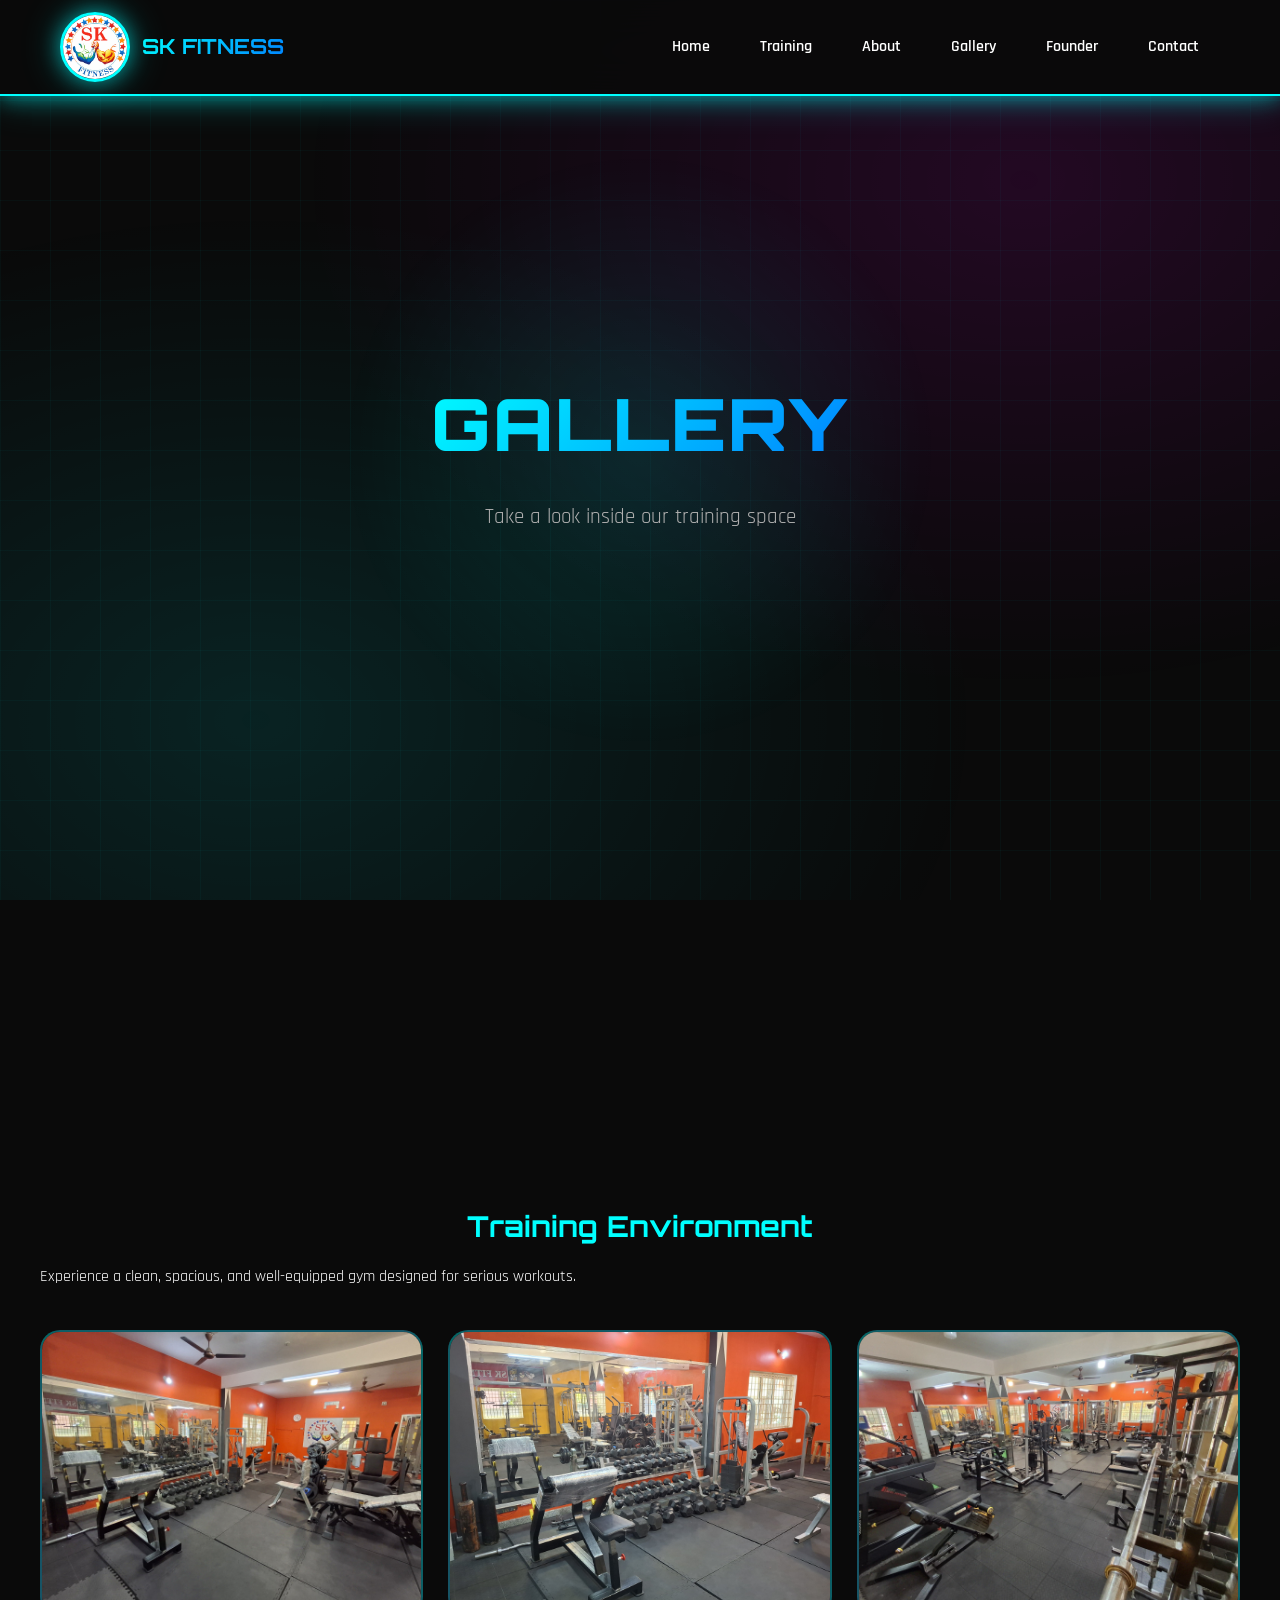
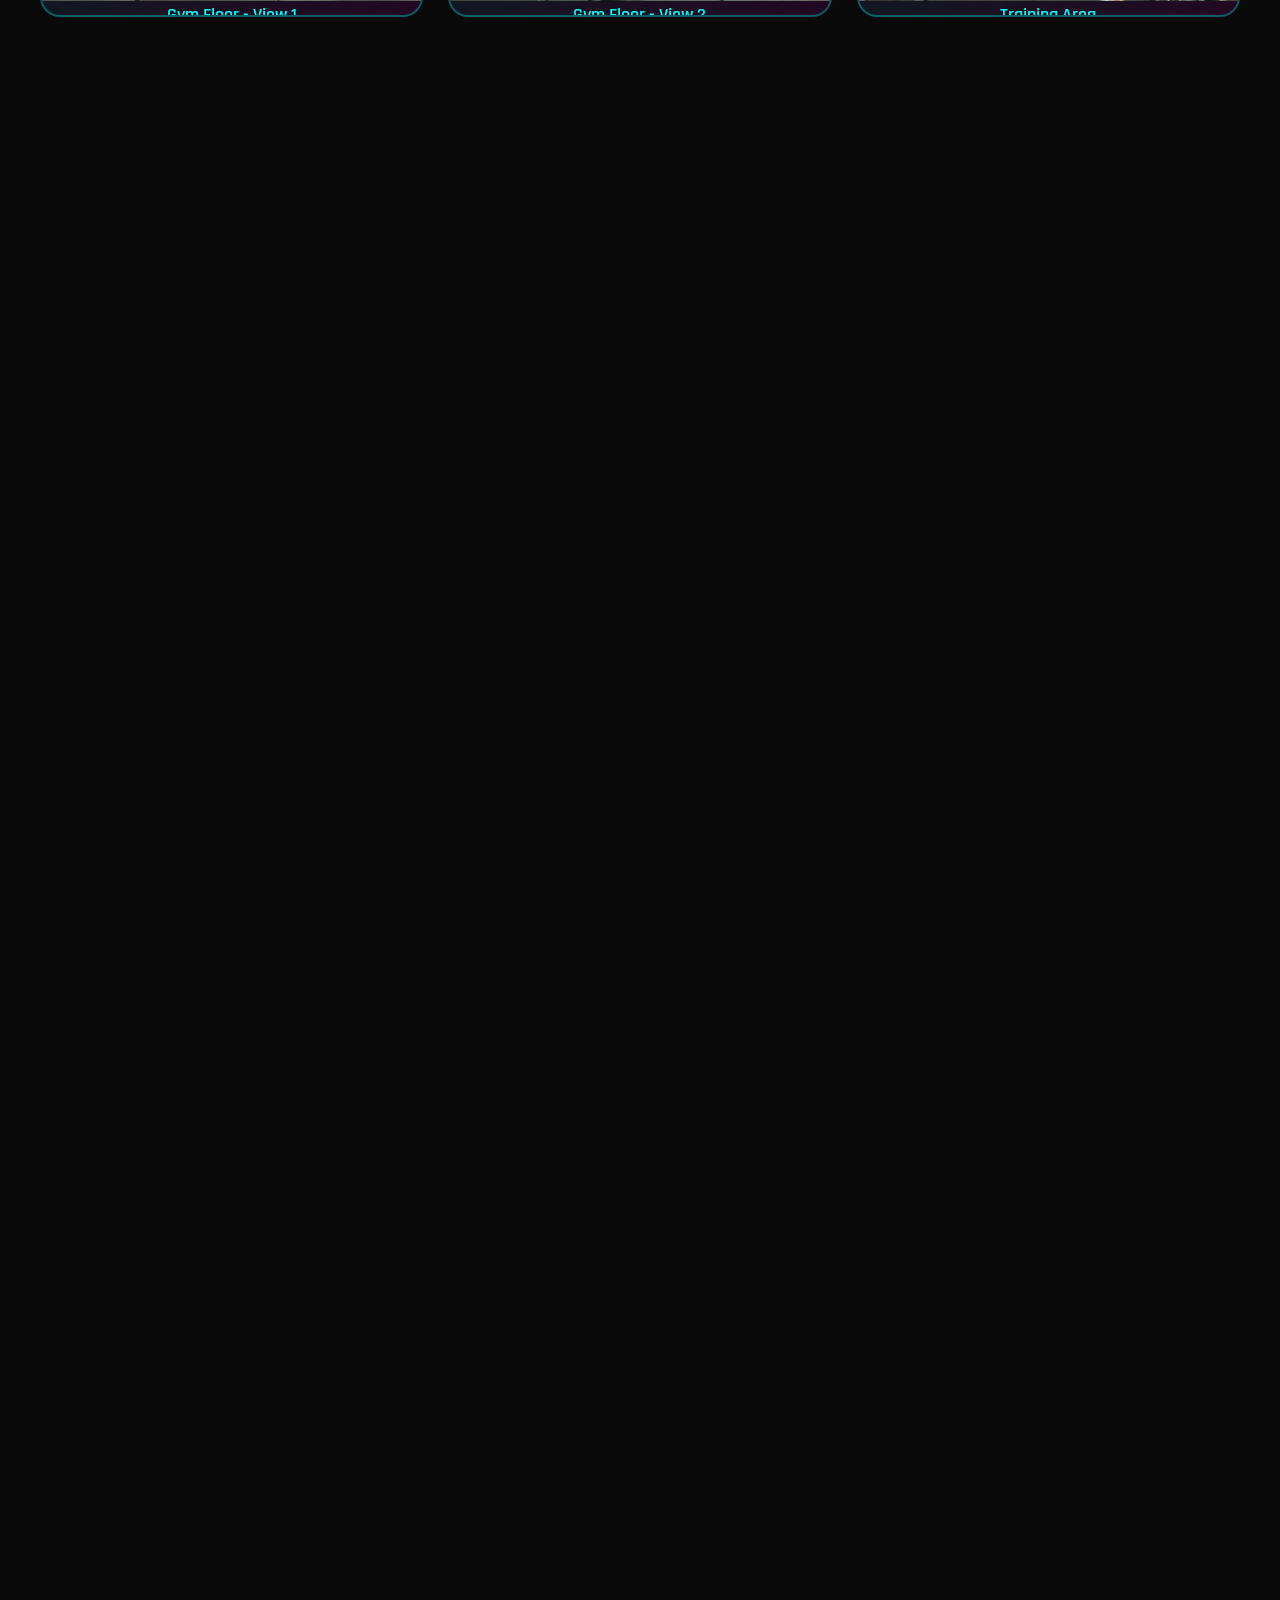
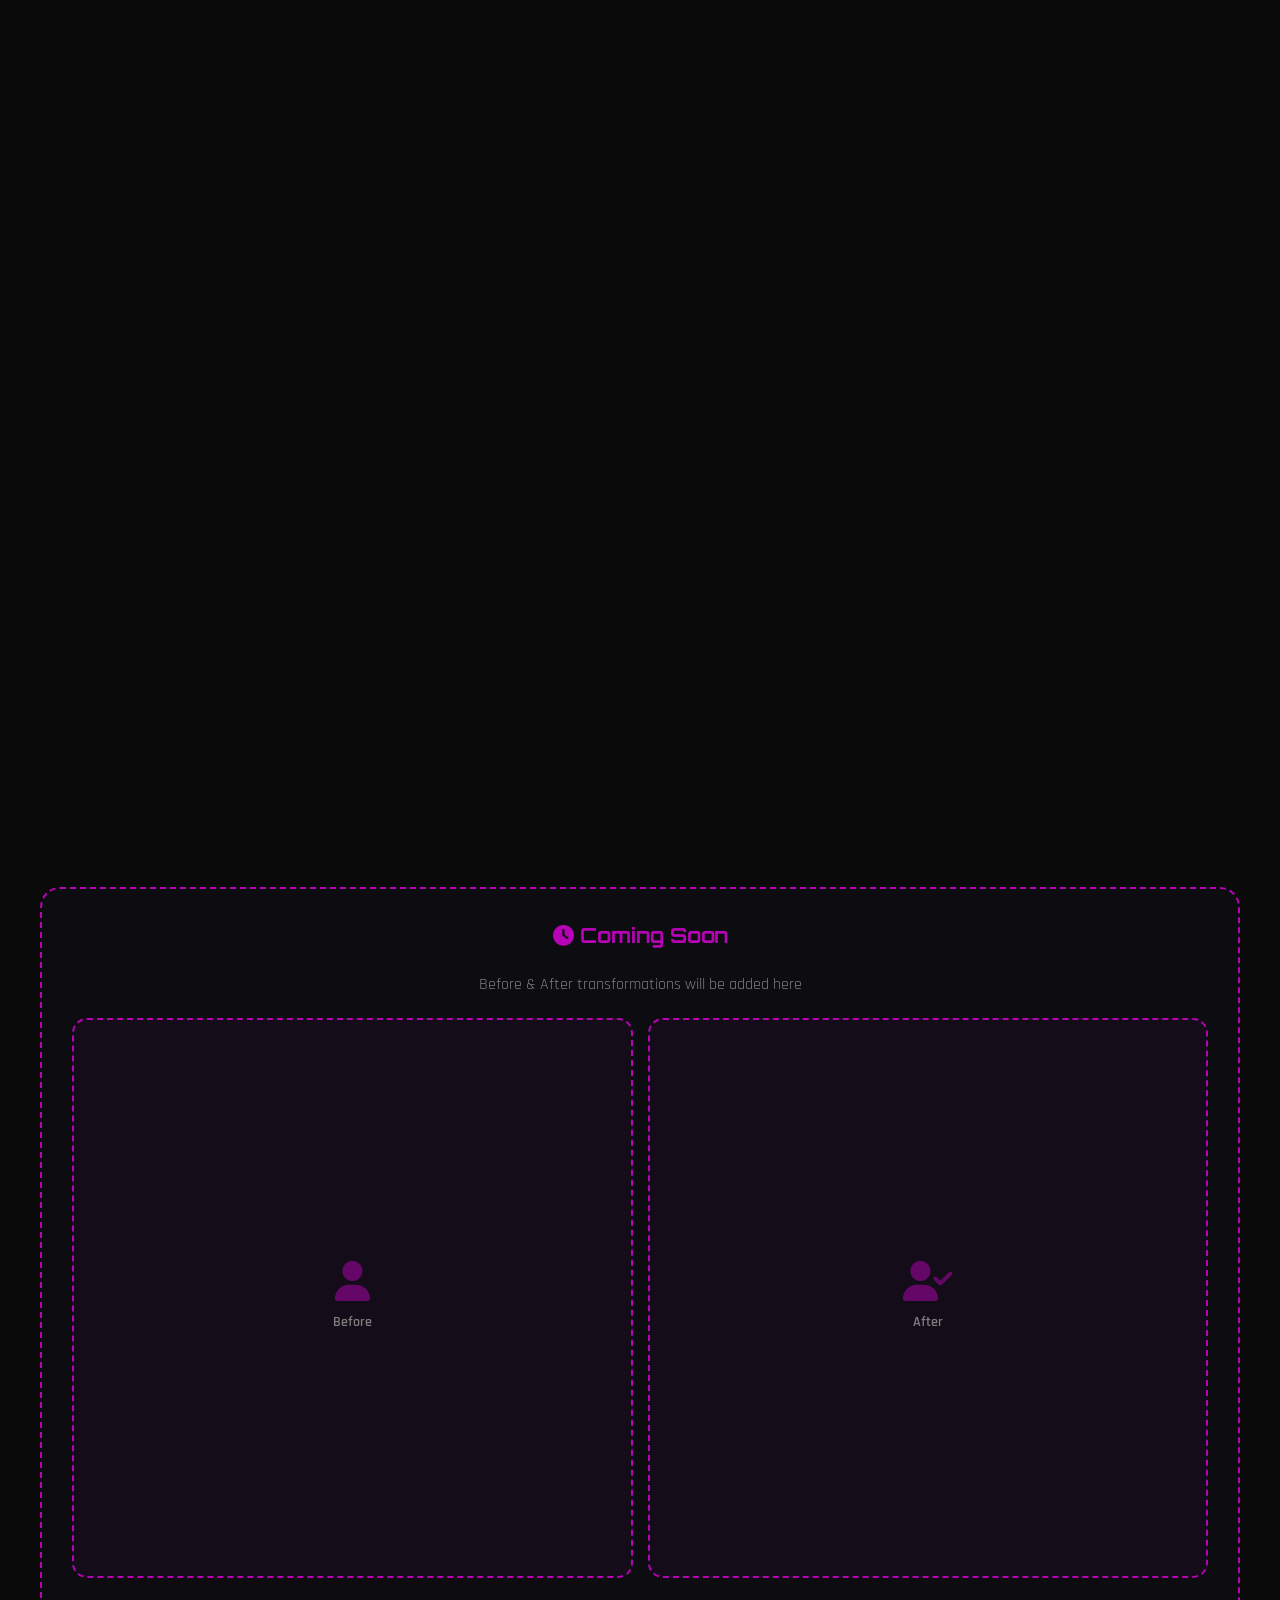
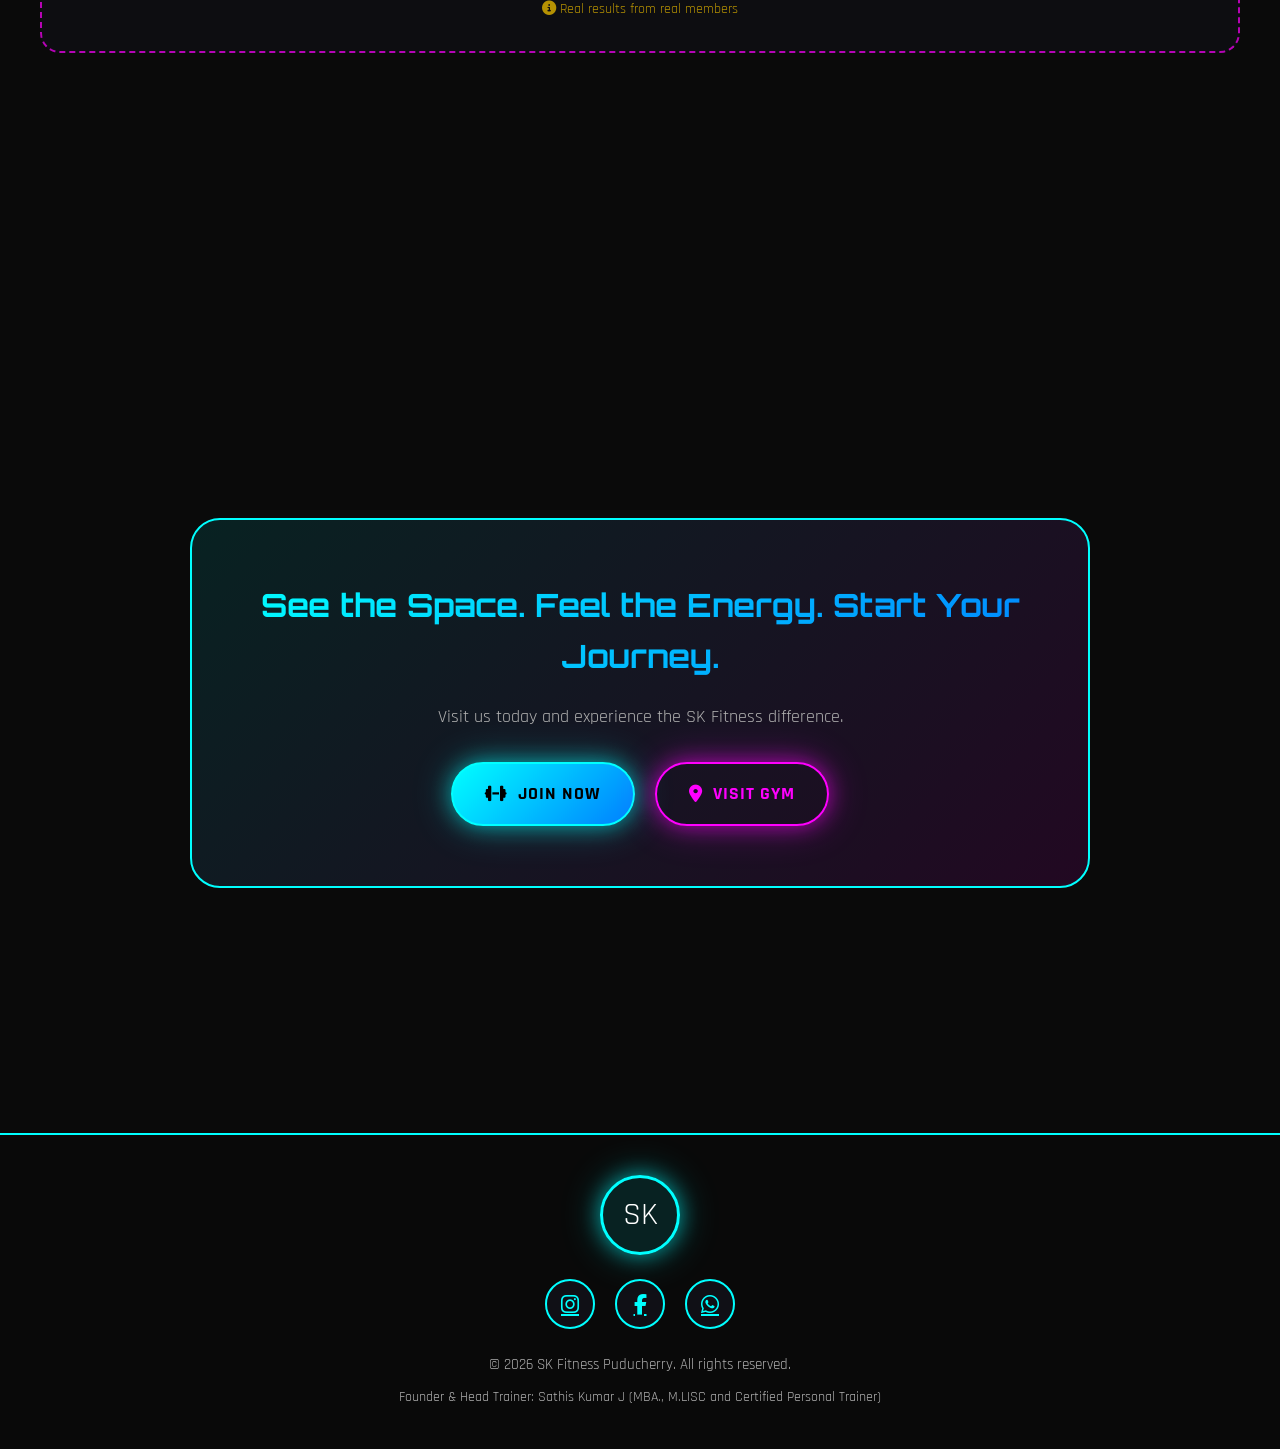
<file: gallery.html>
<!DOCTYPE html>
<html lang="en">
<head>
  <meta charset="UTF-8">
  <meta name="viewport" content="width=device-width, initial-scale=1.0, maximum-scale=1.0, user-scalable=no">
  <title>Gallery | SK Fitness Puducherry</title>
  <meta name="description" content="Take a look inside SK Fitness Puducherry - training environment, equipment, and workout atmosphere.">
  <meta name="theme-color" content="#0a0a0a">

  <!-- Google Fonts -->
  <link rel="preconnect" href="https://fonts.googleapis.com">
  <link rel="preconnect" href="https://fonts.gstatic.com" crossorigin>
  <link href="https://fonts.googleapis.com/css2?family=Orbitron:wght@400;700;900&family=Rajdhani:wght@300;500;700&display=swap" rel="stylesheet">
  
  <!-- Icons -->
  <link rel="stylesheet" href="https://cdnjs.cloudflare.com/ajax/libs/font-awesome/6.4.0/css/all.min.css">

  <!-- External CSS -->
  <link rel="stylesheet" href="css/style.css">

  <!-- Page Specific Styles -->
  <style>
    .gallery-hero {
      background: linear-gradient(135deg, rgba(0, 255, 255, 0.1), rgba(255, 0, 255, 0.1));
      border: 1px solid rgba(0, 255, 255, 0.3);
      border-radius: 30px;
      padding: 60px 30px;
      margin: 40px auto;
      max-width: 900px;
      backdrop-filter: blur(10px);
      text-align: center;
    }

    .gallery-section {
      margin: 60px 0;
    }

    .gallery-section h3 {
      font-family: 'Orbitron', sans-serif;
      font-size: 1.8rem;
      color: var(--neon-cyan);
      margin-bottom: 15px;
      text-align: center;
    }

    .gallery-section > p {
      text-align: center;
      color: var(--text-secondary);
      font-size: 1.1rem;
      margin-bottom: 40px;    }

    .gallery-grid {
      display: grid;
      grid-template-columns: repeat(auto-fit, minmax(280px, 1fr));
      gap: 25px;
      margin: 40px 0;
    }

    .gallery-item {
      position: relative;
      aspect-ratio: 4/3;
      background: linear-gradient(135deg, rgba(0, 255, 255, 0.1), rgba(255, 0, 255, 0.1));
      border: 2px solid rgba(0, 255, 255, 0.3);
      border-radius: 20px;
      overflow: hidden;
      transition: var(--transition);
      cursor: pointer;
    }

    .gallery-item:hover {
      border-color: var(--neon-cyan);
      transform: translateY(-10px);
      box-shadow: var(--glow-cyan);
    }

    .gallery-item img {
      width: 100%;
      height: 100%;
      object-fit: cover;
      transition: var(--transition);
    }

    .gallery-item:hover img {
      transform: scale(1.1);
    }

    .gallery-placeholder {
      width: 100%;
      height: 100%;
      display: flex;
      flex-direction: column;
      align-items: center;
      justify-content: center;
      color: var(--text-secondary);
    }

    .gallery-placeholder i {
      font-size: 4rem;
      color: var(--neon-cyan);      opacity: 0.5;
      margin-bottom: 15px;
    }

    .gallery-placeholder span {
      font-weight: 600;
      color: var(--neon-cyan);
      font-size: 1.1rem;
    }

    .gallery-caption {
      position: absolute;
      bottom: 0;
      left: 0;
      right: 0;
      background: linear-gradient(to top, rgba(0, 0, 0, 0.9), transparent);
      padding: 20px;
      color: var(--text-primary);
      font-size: 0.95rem;
      transform: translateY(100%);
      transition: var(--transition);
    }

    .gallery-item:hover .gallery-caption {
      transform: translateY(0);
    }

    .transformation-grid {
      display: grid;
      grid-template-columns: repeat(auto-fit, minmax(300px, 1fr));
      gap: 30px;
      margin: 40px 0;
    }

    .transformation-card {
      background: var(--bg-card);
      border: 2px solid var(--neon-pink);
      border-radius: 20px;
      padding: 30px;
      text-align: center;
      backdrop-filter: blur(10px);
    }

    .transformation-card.coming-soon {
      border-style: dashed;
      opacity: 0.7;
    }

    .transformation-card h4 {
      font-family: 'Orbitron', sans-serif;      font-size: 1.3rem;
      color: var(--neon-pink);
      margin-bottom: 20px;
    }

    .transformation-images {
      display: grid;
      grid-template-columns: 1fr 1fr;
      gap: 15px;
      margin: 20px 0;
    }

    .transformation-placeholder {
      aspect-ratio: 1;
      background: rgba(255, 0, 255, 0.05);
      border: 2px dashed var(--neon-pink);
      border-radius: 15px;
      display: flex;
      flex-direction: column;
      align-items: center;
      justify-content: center;
      color: var(--text-secondary);
    }

    .transformation-placeholder i {
      font-size: 2.5rem;
      margin-bottom: 10px;
      color: var(--neon-pink);
      opacity: 0.5;
    }

    .transformation-placeholder span {
      font-size: 0.9rem;
      font-weight: 600;
    }

    .gallery-cta {
      background: linear-gradient(135deg, rgba(0, 255, 255, 0.1), rgba(255, 0, 255, 0.1));
      border: 2px solid var(--neon-cyan);
      border-radius: 30px;
      padding: 60px 40px;
      margin: 60px auto;
      max-width: 900px;
      text-align: center;
      backdrop-filter: blur(10px);
    }

    .gallery-cta h3 {
      font-family: 'Orbitron', sans-serif;
      font-size: 2rem;      background: var(--gradient-1);
      -webkit-background-clip: text;
      -webkit-text-fill-color: transparent;
      margin-bottom: 20px;
    }

    .gallery-cta p {
      color: var(--text-secondary);
      font-size: 1.15rem;
      margin-bottom: 30px;
    }

    @media (max-width: 768px) {
      .gallery-hero, .gallery-cta {
        padding: 40px 20px;
      }

      .gallery-grid {
        grid-template-columns: 1fr;
      }

      .transformation-grid {
        grid-template-columns: 1fr;
      }
    }
  </style>
</head>
<body>

  <!-- Scroll Progress -->
  <div class="scroll-progress" id="scrollProgress"></div>

  <!-- Background -->
  <div class="bg-animation"></div>
  <div class="grid-overlay"></div>

  <!-- Navigation -->
  <nav>
    <div class="nav-container">
      <div class="logo-container">
        <img src="assets/images/logo.png" alt="SK Fitness" class="logo">
        <div class="brand-name">SK FITNESS</div>
      </div>
      <div class="menu-toggle" id="menuToggle">
        <i class="fas fa-bars"></i>
      </div>
      <div class="menu-links" id="menuLinks">
        <a href="index.html">Home</a>
        <a href="training.html">Training</a>
        <a href="about.html">About</a>
        <a href="gallery.html" class="active">Gallery</a>
        <a href="founder.html">Founder</a>
        <a href="contact.html">Contact</a>
      </div>
    </div>
  </nav>

  <!-- Page Header -->
  <section class="hero" id="gallery-header">
    <div class="hero-content">
      <h1>Gallery</h1>
      <p>Take a look inside our training space</p>
    </div>
  </section>

  <!-- Gym Interior -->
  <section id="interior" class="gallery-section">
    <div class="container">
      <h3 class="reveal">Training Environment</h3>
      <p class="reveal">Experience a clean, spacious, and well-equipped gym designed for serious workouts.</p>
      
      <div class="gallery-grid reveal">
        <div class="gallery-item"> 
          <div class="gallery-placeholder">
            <img src="assets/images/gallery/floor.jpg" alt="SK Fitness Gym Floor - Spacious Training Area" loading="lazy">
            <!--
            <i class="fas fa-image"></i>
            -->
            <span>Gym Floor - View 1</span>
          </div>
          <div class="gallery-caption">Spacious workout area for comfortable training</div>
        </div>
        <div class="gallery-item">
          <div class="gallery-placeholder">
            <img src="assets/images/gallery/organised.jpg" alt="SK Fitness Gym Floor - Spacious Training Area" loading="lazy">
            <!--
            <i class="fas fa-image"></i>
            -->
            <span>Gym Floor - View 2</span>
          </div>
          <div class="gallery-caption">Clean and organized gym environment</div>
        </div>
        <div class="gallery-item">
          <div class="gallery-placeholder">
            
            <img src="assets/images/gallery/training_area.jpg" alt="SK Fitness Gym Floor - Spacious Training Area" loading="lazy">
            <!--
            <i class="fas fa-image"></i>
            -->
            <span>Training Area</span>
          </div>
          <div class="gallery-caption">Dedicated space for focused workouts</div>
        </div>
      </div>
    </div>
  </section>

  <!-- Equipment Section -->
  <section id="equipment" class="gallery-section">
    <div class="container">
      <h3 class="reveal">Equipment & Setup</h3>      <p class="reveal">We provide a wide range of modern machines and free weights for complete training.</p>
      
      <div class="gallery-grid reveal">
        <div class="gallery-item">
          <div class="gallery-placeholder">
            <!--
            <i class="fas fa-dumbbell"></i>
            -->
                        <img src="assets/images/gallery/freeweight.jpg" alt="Freeweight program to unleash your raw power" loading="lazy">
            <span>Strength Equipment</span>
          </div>
          <div class="gallery-caption">Complete strength training setup</div>
        </div>
        <div class="gallery-item">
          <div class="gallery-placeholder">
            <!--
            <i class="fas fa-heartbeat"></i>
            -->
            <img src="assets/images/gallery/cardio.jpg" alt="SK Fitness Cutting edge cardio equipments" loading="lazy">
            <span>Cardio Zone</span>
          </div>
          <div class="gallery-caption">Modern machines for targeted workouts</div>
        </div>
        <div class="gallery-item">
          <div class="gallery-placeholder">
              <img src="assets/images/gallery/freeweig.jpg" alt="SK Fitness Cutting edge cardio equipments" loading="lazy">
            <!--
            <i class="fas fa-tools"></i>
            -->
            <span>Free Weights</span>
          </div>
          <div class="gallery-caption">Complete range of dumbbells and bars</div>
        </div>
        <div class="gallery-item">
          <div class="gallery-placeholder">
            <img src="assets/images/gallery/machine.jpg" alt="SK Fitness Cutting edge cardio equipments" loading="lazy">
            <!--
            <i class="fas fa-cogs"></i>
            -->
            <span>Machines</span>
          </div>
          <div class="gallery-caption">Professional grade equipment</div>
        </div>
      </div>
    </div>
  </section>

  <!-- Workout Atmosphere -->
  <section id="atmosphere" class="gallery-section">
    <div class="container">
      <h3 class="reveal">Training in Action</h3>
      <p class="reveal">A focused and disciplined environment where members train with consistency.</p>
      
      <div class="gallery-grid reveal">
        <div class="gallery-item">
          <div class="gallery-placeholder">
            <i class="fas fa-running"></i>
            <span>Workout Session 1</span>
          </div>
          <div class="gallery-caption">Members training with dedication</div>
        </div>
        <div class="gallery-item">          <div class="gallery-placeholder">
            <i class="fas fa-dumbbell"></i>
            <span>Workout Session 2</span>
          </div>
          <div class="gallery-caption">Focused training atmosphere</div>
        </div>
        <div class="gallery-item">
          <div class="gallery-placeholder">
            <i class="fas fa-fire"></i>
            <span>Training Time</span>
          </div>
          <div class="gallery-caption">Discipline in every rep</div>
        </div>
      </div>
    </div>
  </section>

  <!-- Future Transformations -->
  <section id="transformations" class="gallery-section">
    <div class="container">
      <h3 class="reveal">Member Transformations</h3>
      <p class="reveal">Real transformations coming soon.</p>
      
      <div class="transformation-grid reveal">
        <div class="transformation-card coming-soon">
          <h4><i class="fas fa-clock"></i> Coming Soon</h4>
          <p style="color: var(--text-secondary); margin-bottom: 20px;">Before & After transformations will be added here</p>
          <div class="transformation-images">
            <div class="transformation-placeholder">
              <i class="fas fa-user"></i>
              <span>Before</span>
            </div>
            <div class="transformation-placeholder">
              <i class="fas fa-user-check"></i>
              <span>After</span>
            </div>
          </div>
          <p style="color: var(--neon-yellow); font-size: 0.9rem;">
            <i class="fas fa-info-circle"></i> Real results from real members
          </p>
        </div>
      </div>
    </div>
  </section>

  <!-- Closing CTA -->
  <section id="cta">
    <div class="container">
      <div class="gallery-cta reveal">
        <h3>See the Space. Feel the Energy. Start Your Journey.</h3>        <p>Visit us today and experience the SK Fitness difference.</p>
        <div class="btn-group">
          <a href="contact.html" class="btn btn-primary">
            <i class="fas fa-dumbbell"></i> Join Now
          </a>
          <a href="https://wa.me/916381629103?text=Hi%20I%20want%20to%20visit%20SK%20Fitness" class="btn btn-secondary" target="_blank" rel="noopener">
            <i class="fas fa-map-marker-alt"></i> Visit Gym
          </a>
        </div>
      </div>
    </div>
  </section>

  <!-- Footer -->
  <footer>
    <div class="footer-content">
      <div class="logo" style="margin: 0 auto 20px; width: 80px; height: 80px; font-size: 2rem; display: flex; align-items: center; justify-content: center; background: rgba(0, 255, 255, 0.1); border: 3px solid var(--neon-cyan); border-radius: 50%;">SK</div>
      <div class="social-links">
        <a href="https://www.instagram.com/sk_fitness6" aria-label="Instagram" target="_blank" rel="noopener"><i class="fab fa-instagram"></i></a>
        <a href="#" aria-label="Facebook"><i class="fab fa-facebook-f"></i></a>
        <a href="https://wa.me/916381629103" aria-label="WhatsApp" target="_blank" rel="noopener"><i class="fab fa-whatsapp"></i></a>
      </div>
      <p>&copy; 2026 SK Fitness Puducherry. All rights reserved.</p>
      <p style="margin-top: 10px; font-size: 0.85rem;">Founder & Head Trainer: Sathis Kumar J (MBA., M.LISC and Certified Personal Trainer)</p>
    </div>
  </footer>

  <!-- External JavaScript -->
  <script src="js/main.js" defer></script>
</body>
</html>
</file>
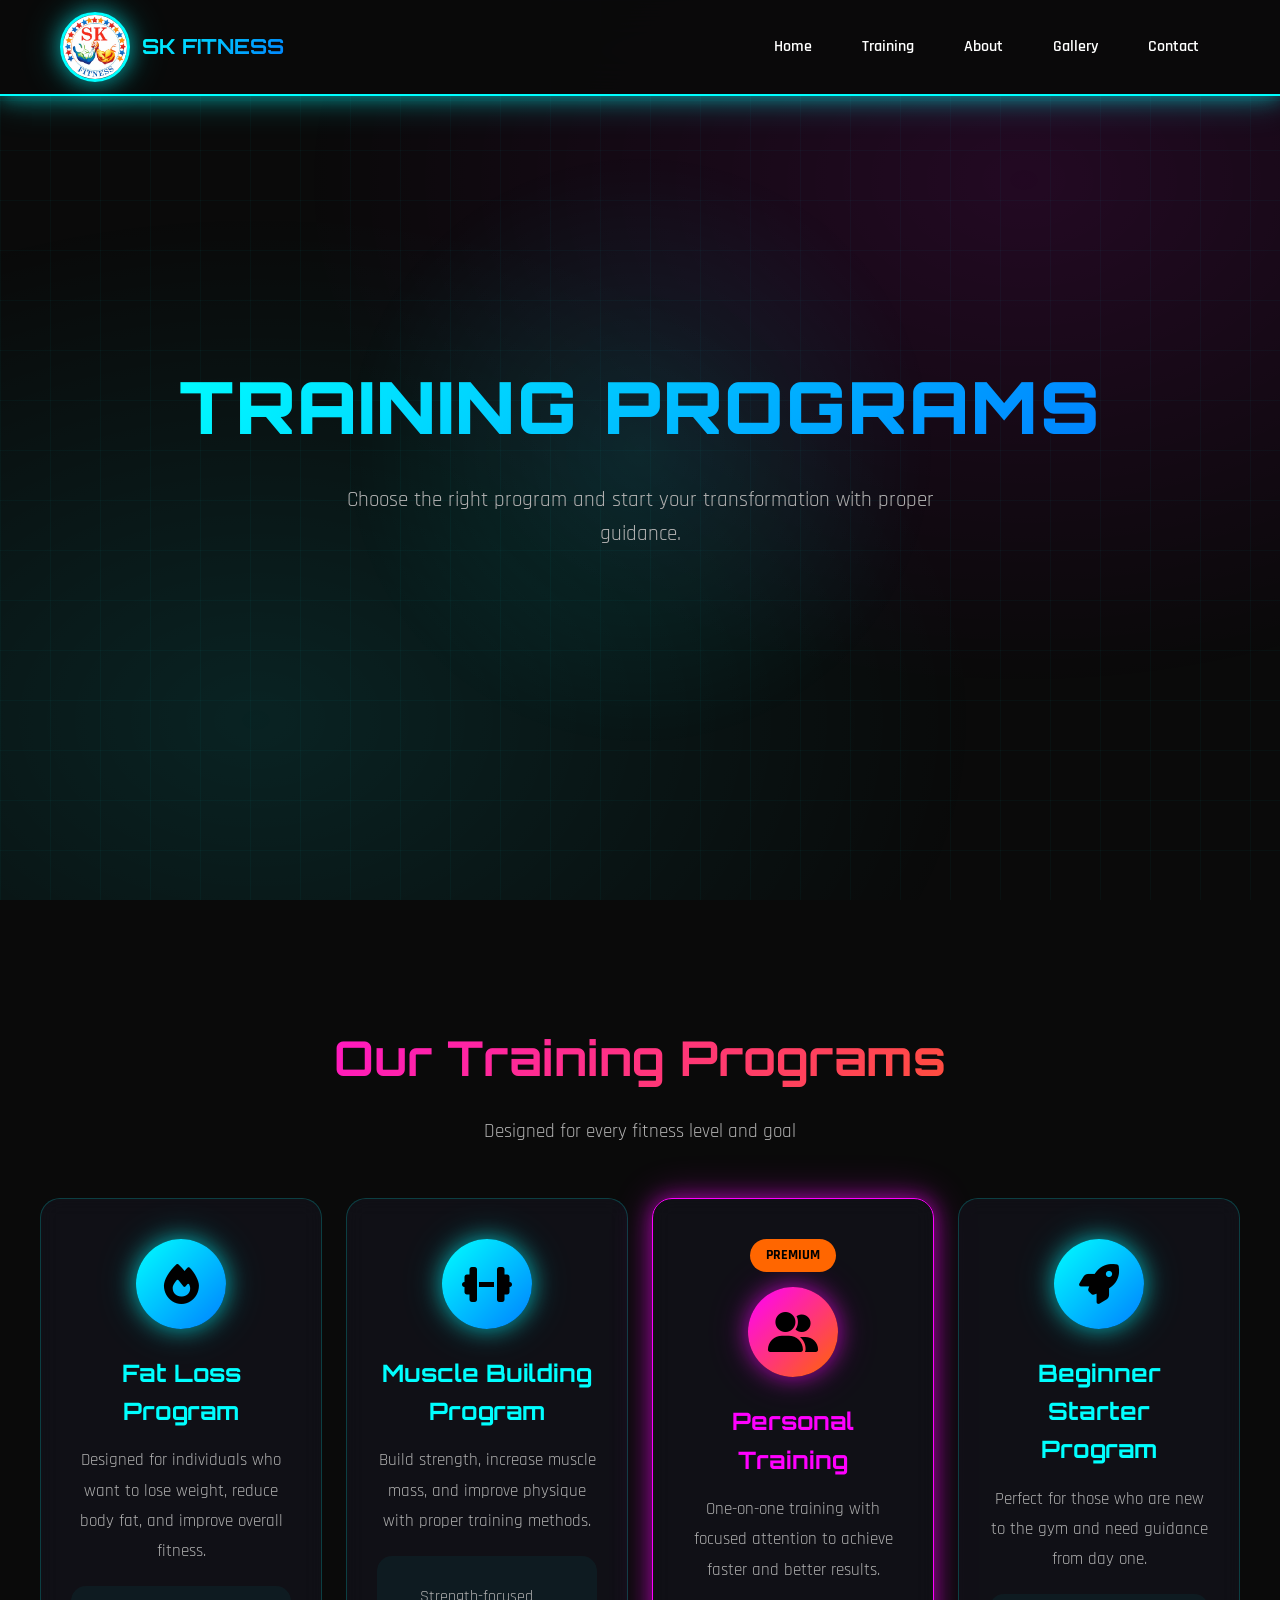
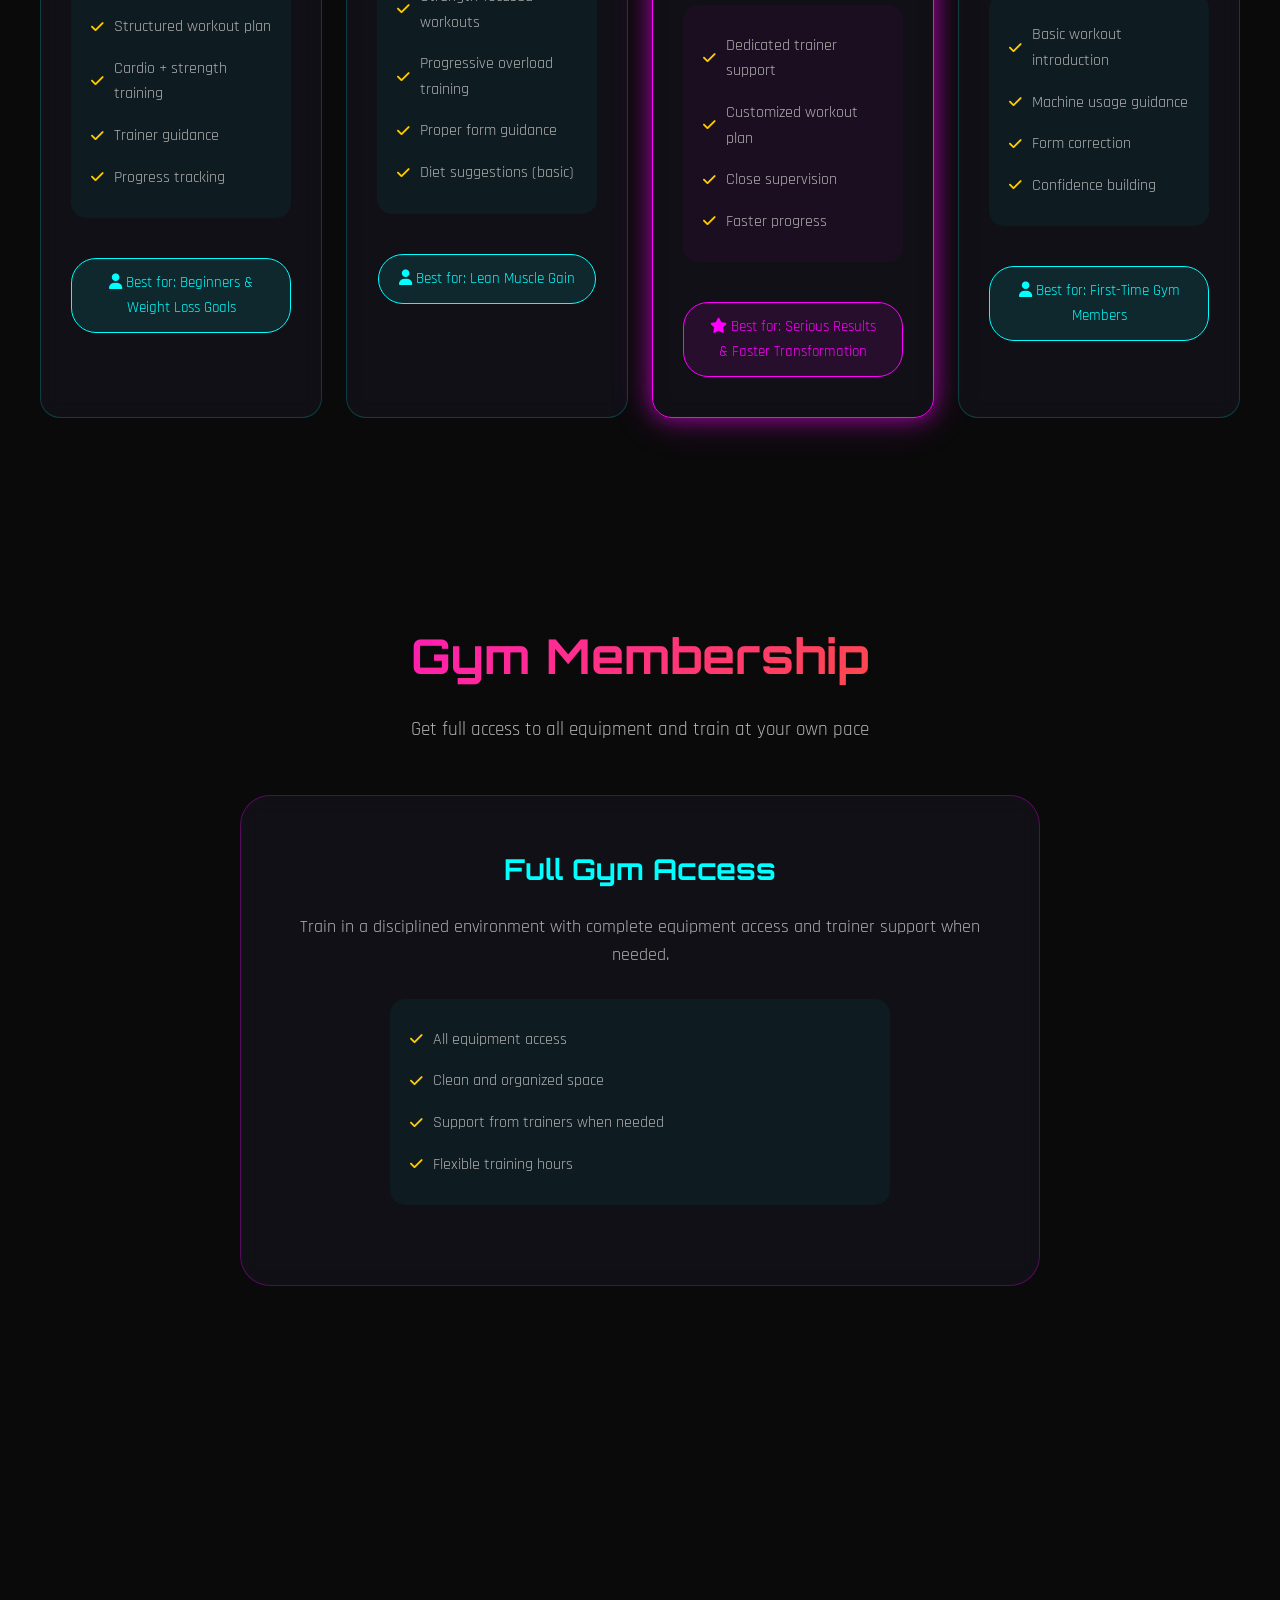
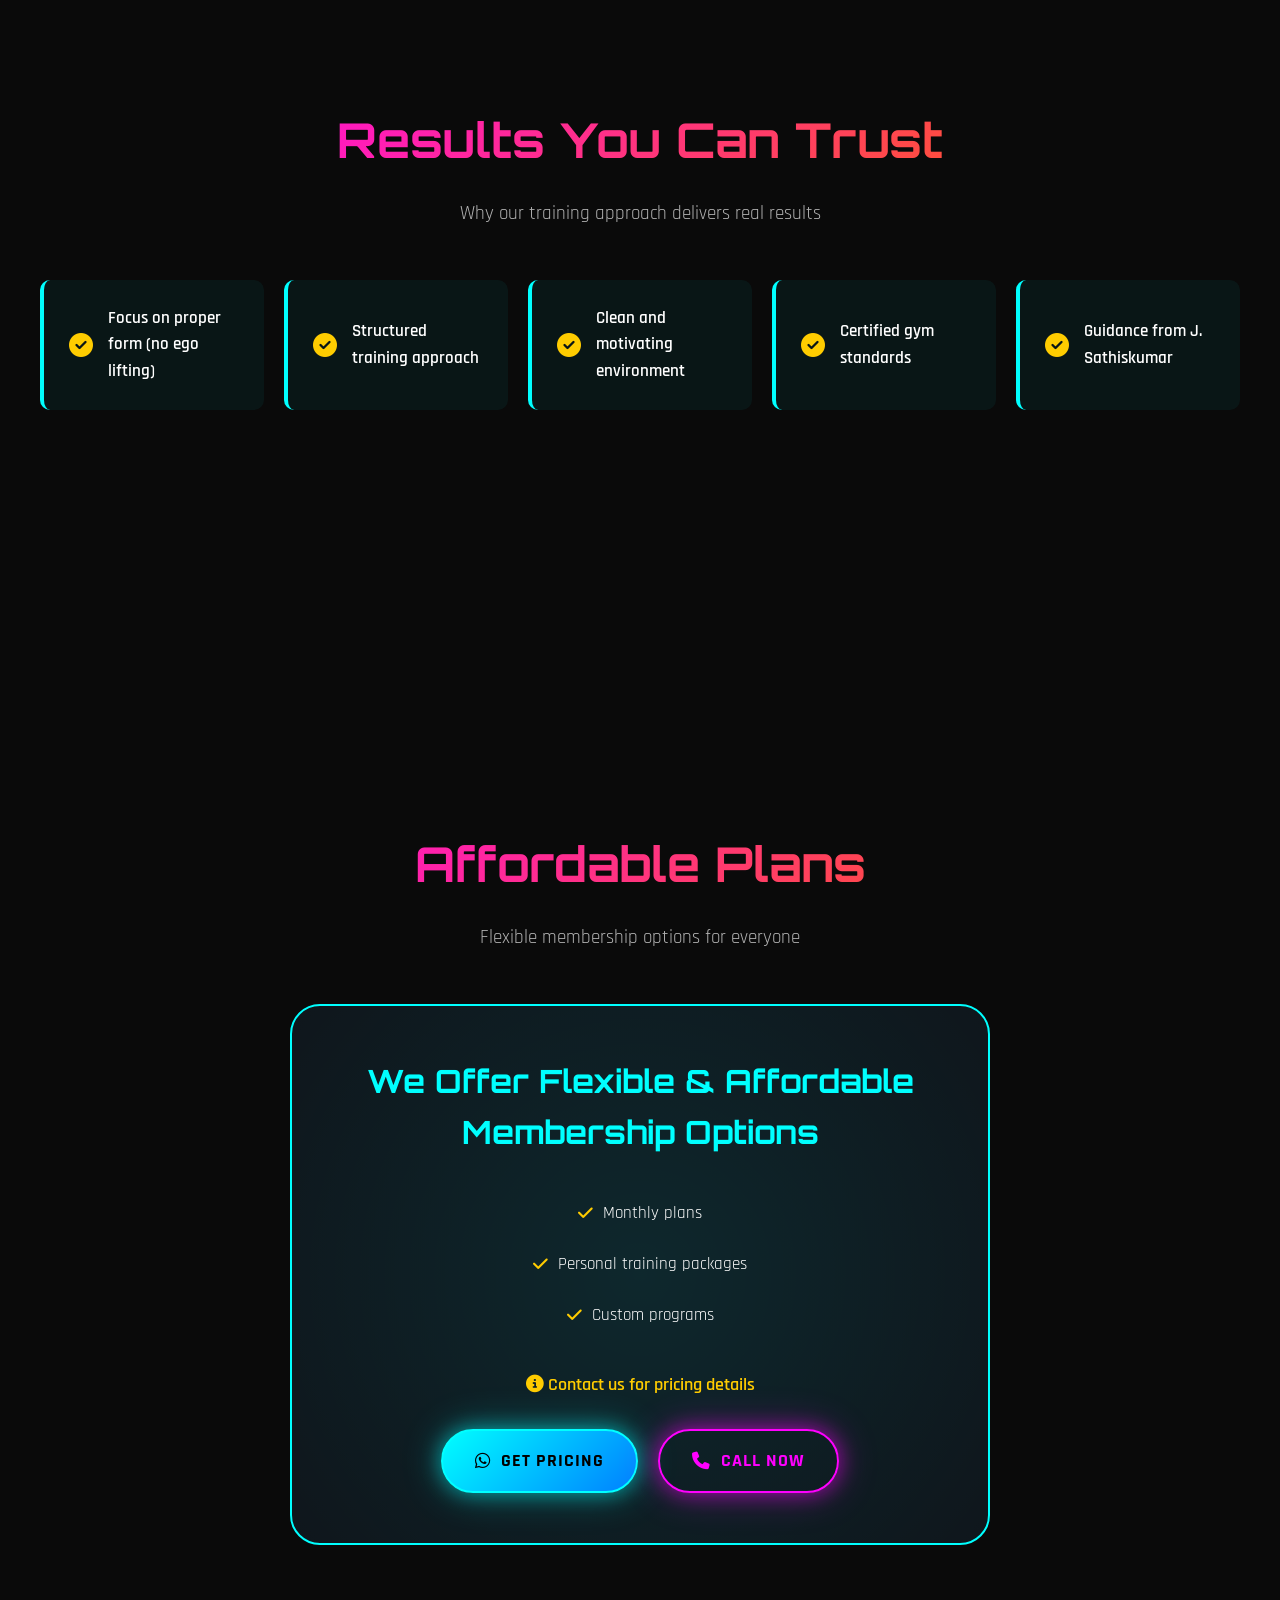
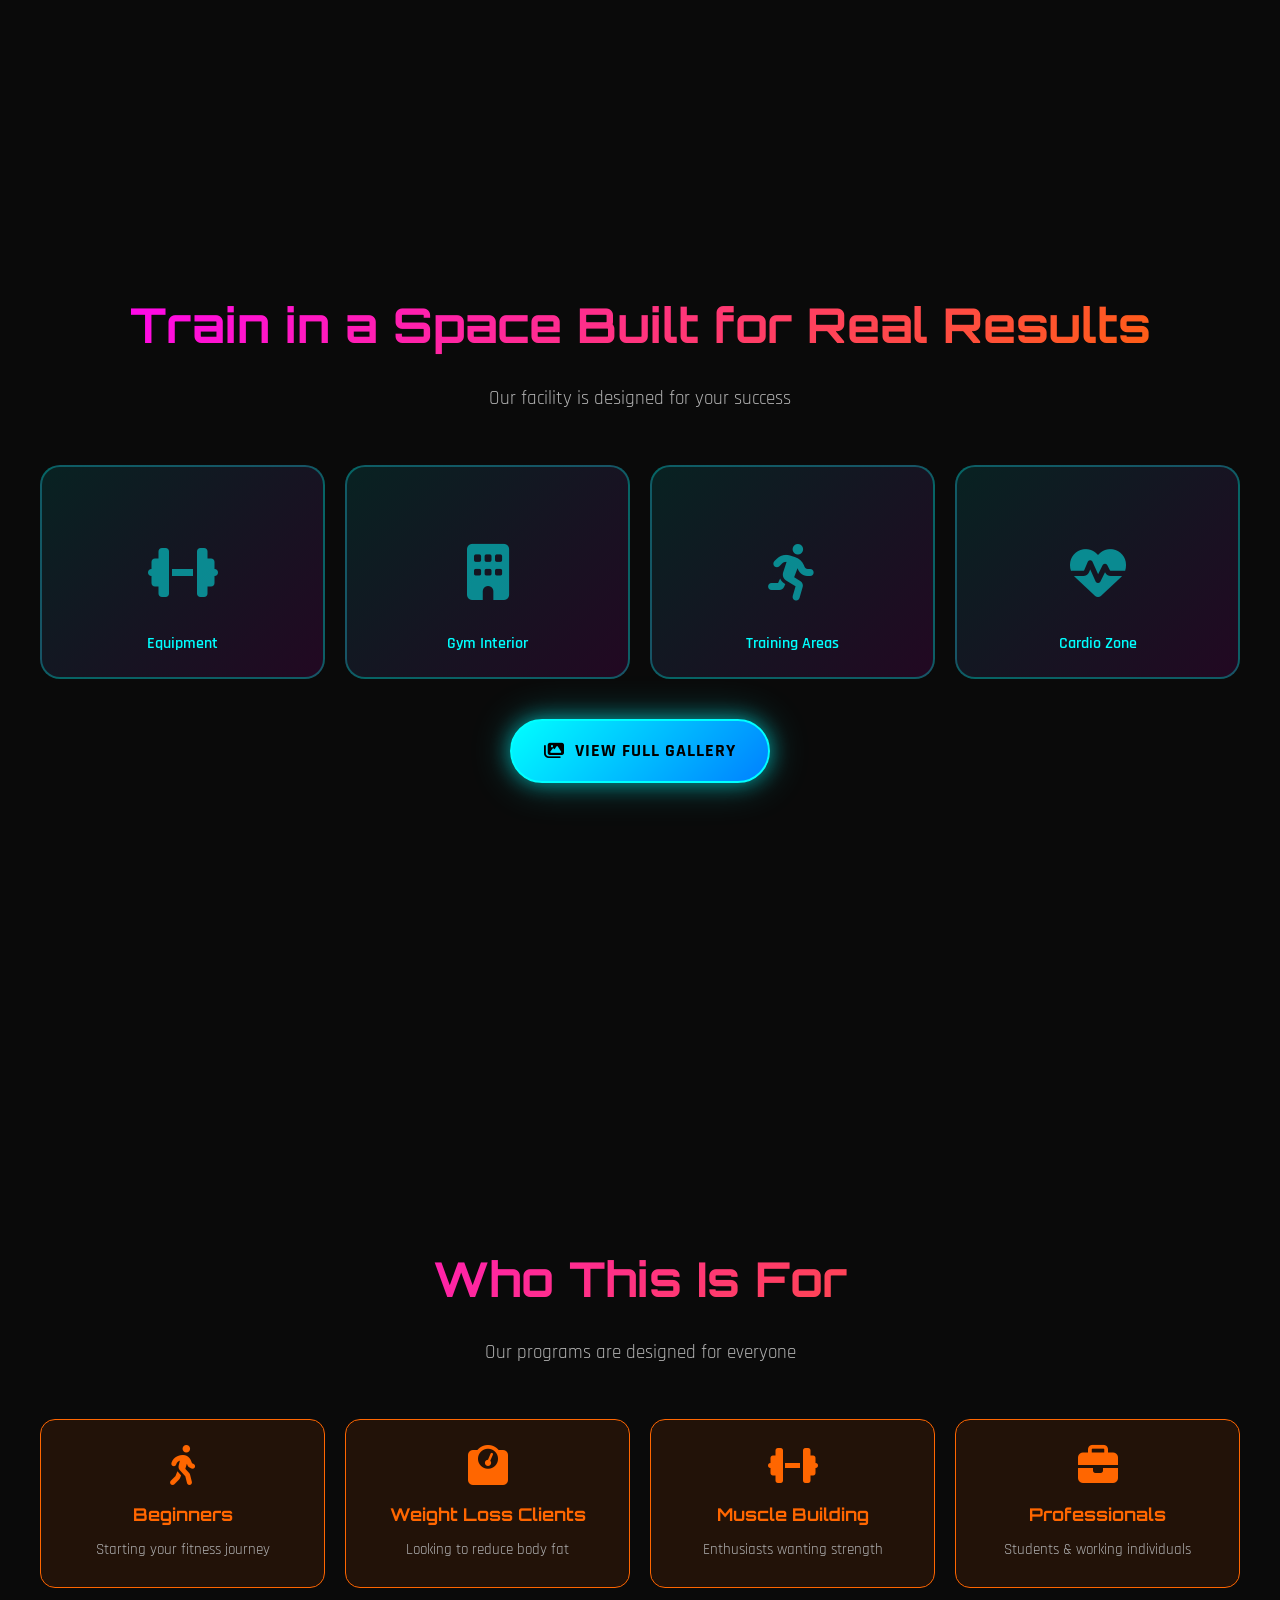
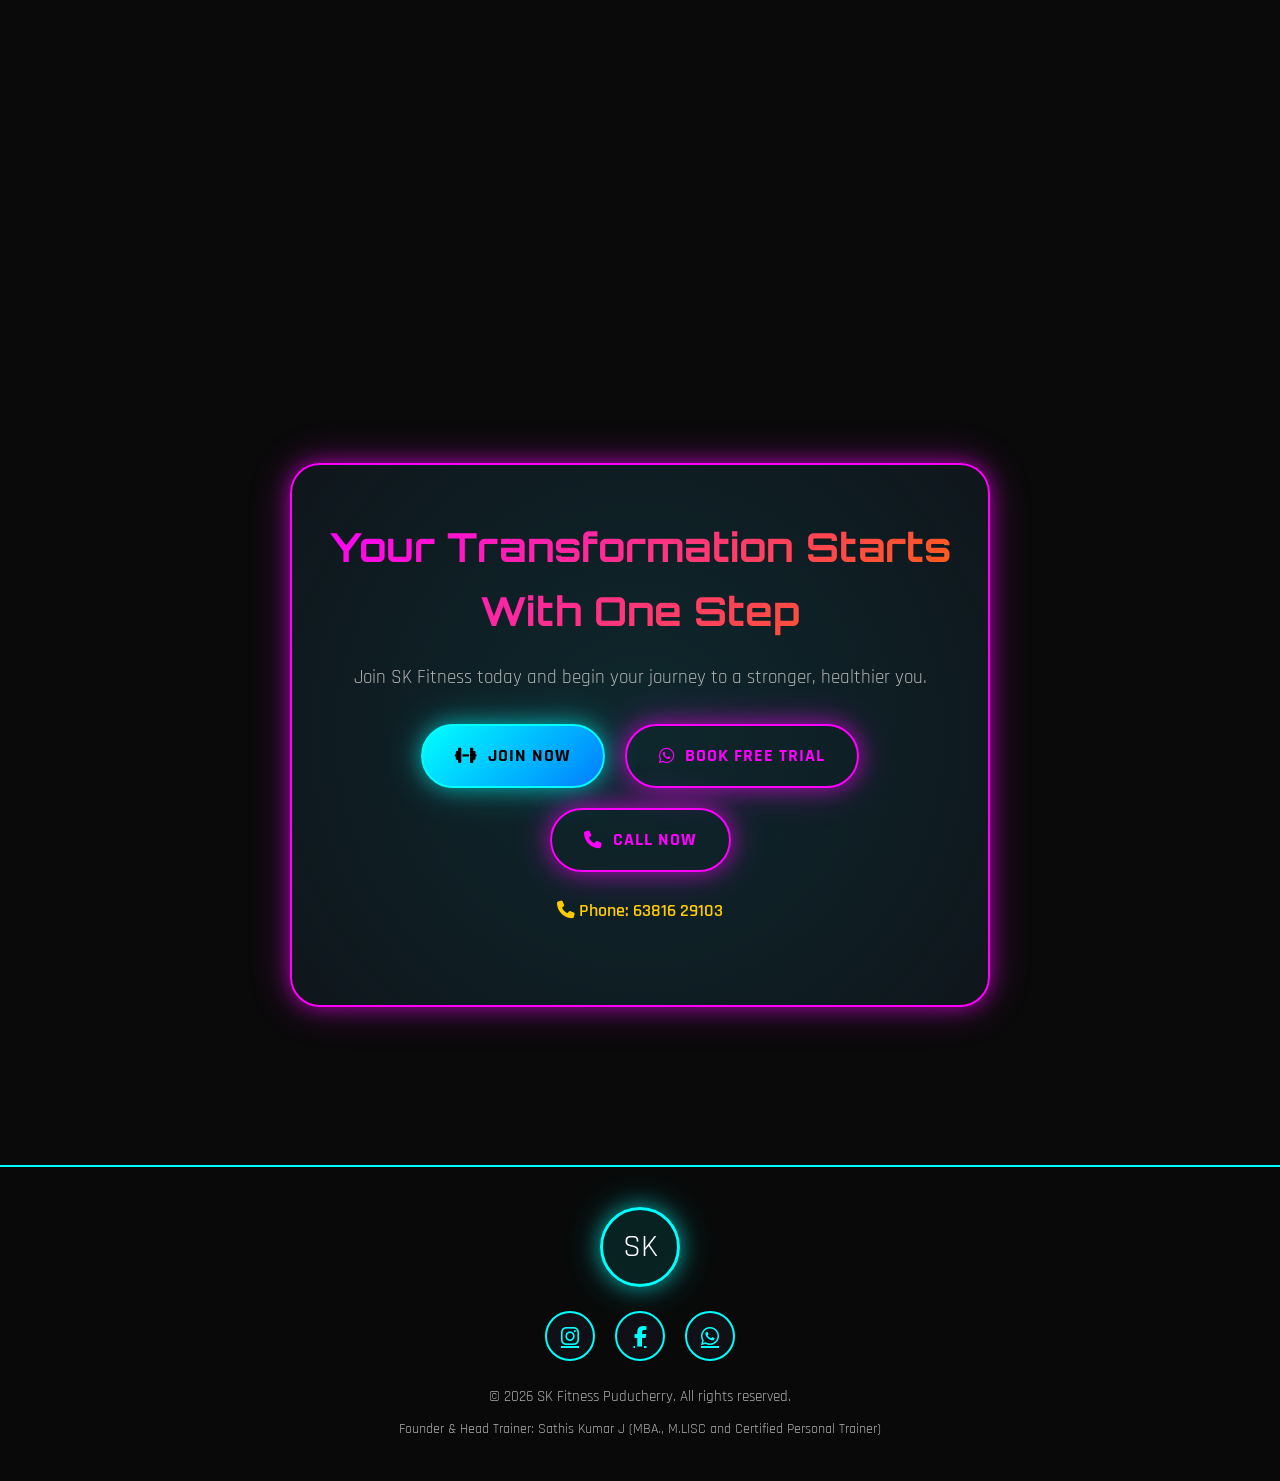
<file: training.html>
<!DOCTYPE html>
<html lang="en">
<head>
  <meta charset="UTF-8">
  <meta name="viewport" content="width=device-width, initial-scale=1.0, maximum-scale=1.0, user-scalable=no">
  <title>Training Programs | SK Fitness Puducherry</title>
  <meta name="description" content="Fat loss, muscle building, personal training programs at SK Fitness Puducherry. Certified trainer guidance for real results.">
  <meta name="theme-color" content="#0a0a0a">

  <!-- Google Fonts -->
  <link rel="preconnect" href="https://fonts.googleapis.com">
  <link rel="preconnect" href="https://fonts.gstatic.com" crossorigin>
  <link href="https://fonts.googleapis.com/css2?family=Orbitron:wght@400;700;900&family=Rajdhani:wght@300;500;700&display=swap" rel="stylesheet">
  
  <!-- Icons -->
  <link rel="stylesheet" href="https://cdnjs.cloudflare.com/ajax/libs/font-awesome/6.4.0/css/all.min.css">

  <!-- External CSS -->
  <link rel="stylesheet" href="css/style.css">

  <!-- Page Specific Styles -->
  <style>
    .training-hero {
      background: linear-gradient(135deg, rgba(0, 255, 255, 0.1), rgba(255, 0, 255, 0.1));
      border: 1px solid rgba(0, 255, 255, 0.3);
      border-radius: 30px;
      padding: 60px 30px;
      margin: 40px auto;
      max-width: 900px;
      backdrop-filter: blur(10px);
      text-align: center;
    }

    .program-card {
      background: var(--bg-card);
      border: 1px solid rgba(0, 255, 255, 0.2);
      border-radius: 20px;
      padding: 40px 30px;
      text-align: center;
      transition: var(--transition);
      backdrop-filter: blur(10px);
      position: relative;
      overflow: hidden;
    }

    .program-card::before {
      content: '';
      position: absolute;
      top: 0;
      left: 0;      width: 100%;
      height: 4px;
      background: var(--gradient-1);
      transform: scaleX(0);
      transition: var(--transition);
    }

    .program-card:hover::before {
      transform: scaleX(1);
    }

    .program-card:hover {
      border-color: var(--neon-cyan);
      transform: translateY(-10px);
      box-shadow: var(--glow-cyan);
    }

    .program-card.premium {
      border-color: var(--neon-pink);
      box-shadow: var(--glow-pink);
    }

    .program-card.premium::before {
      background: var(--gradient-2);
    }

    .program-card.premium:hover {
      box-shadow: 0 0 30px rgba(255, 0, 255, 0.8), 0 0 60px rgba(255, 0, 255, 0.5);
    }

    .program-icon {
      width: 90px;
      height: 90px;
      margin: 0 auto 25px;
      background: var(--gradient-1);
      border-radius: 50%;
      display: flex;
      align-items: center;
      justify-content: center;
      font-size: 2.5rem;
      color: #000;
      box-shadow: var(--glow-cyan);
    }

    .program-card.premium .program-icon {
      background: var(--gradient-2);
      box-shadow: var(--glow-pink);
    }

    .program-card h3 {      font-family: 'Orbitron', sans-serif;
      font-size: 1.5rem;
      margin-bottom: 15px;
      color: var(--neon-cyan);
    }

    .program-card.premium h3 {
      color: var(--neon-pink);
    }

    .program-card p {
      color: var(--text-secondary);
      font-size: 1.05rem;
      margin-bottom: 20px;
      line-height: 1.8;
    }

    .program-features {
      list-style: none;
      text-align: left;
      margin: 20px 0;
      padding: 20px;
      background: rgba(0, 255, 255, 0.05);
      border-radius: 15px;
    }

    .program-card.premium .program-features {
      background: rgba(255, 0, 255, 0.05);
    }

    .program-features li {
      padding: 8px 0;
      color: var(--text-secondary);
      display: flex;
      align-items: center;
      gap: 10px;
    }

    .program-features li i {
      color: var(--neon-yellow);
      font-size: 0.9rem;
    }

    .program-badge {
      display: inline-block;
      background: var(--neon-orange);
      color: #000;
      padding: 6px 16px;
      border-radius: 20px;
      font-size: 0.85rem;      font-weight: 700;
      margin-bottom: 15px;
      text-transform: uppercase;
    }

    .best-for {
      background: rgba(0, 255, 255, 0.1);
      border: 1px solid var(--neon-cyan);
      padding: 12px 20px;
      border-radius: 25px;
      font-size: 0.95rem;
      color: var(--neon-cyan);
      margin-top: 20px;
      display: inline-block;
    }

    .program-card.premium .best-for {
      background: rgba(255, 0, 255, 0.1);
      border-color: var(--neon-pink);
      color: var(--neon-pink);
    }

    .why-training-grid {
      display: grid;
      grid-template-columns: repeat(auto-fit, minmax(200px, 1fr));
      gap: 20px;
      margin: 40px 0;
    }

    .why-item {
      background: rgba(0, 255, 255, 0.05);
      border-left: 4px solid var(--neon-cyan);
      padding: 25px;
      border-radius: 10px;
      display: flex;
      align-items: center;
      gap: 15px;
      transition: var(--transition);
    }

    .why-item:hover {
      background: rgba(0, 255, 255, 0.1);
      transform: translateX(10px);
    }

    .why-item i {
      color: var(--neon-yellow);
      font-size: 1.5rem;
    }
    .why-item span {
      color: var(--text-primary);
      font-weight: 600;
      font-size: 1.05rem;
    }

    .pricing-box {
      background: var(--bg-card);
      border: 2px solid var(--neon-cyan);
      border-radius: 30px;
      padding: 50px 30px;
      margin: 40px auto;
      max-width: 700px;
      text-align: center;
      backdrop-filter: blur(10px);
      position: relative;
      overflow: hidden;
    }

    .pricing-box::before {
      content: '';
      position: absolute;
      top: -50%;
      left: -50%;
      width: 200%;
      height: 200%;
      background: radial-gradient(circle, rgba(0, 255, 255, 0.1) 0%, transparent 70%);
      animation: rotate 30s linear infinite;
    }

    .pricing-content {
      position: relative;
      z-index: 1;
    }

    .pricing-box h3 {
      font-family: 'Orbitron', sans-serif;
      font-size: 2rem;
      color: var(--neon-cyan);
      margin-bottom: 20px;
    }

    .pricing-box p {
      color: var(--text-secondary);
      font-size: 1.1rem;
      margin-bottom: 30px;
    }

    .pricing-features {
      list-style: none;      margin: 30px 0;
    }

    .pricing-features li {
      padding: 12px 0;
      color: var(--text-primary);
      font-size: 1.05rem;
      display: flex;
      align-items: center;
      justify-content: center;
      gap: 10px;
    }

    .pricing-features li i {
      color: var(--neon-yellow);
    }

    .audience-grid {
      display: grid;
      grid-template-columns: repeat(auto-fit, minmax(220px, 1fr));
      gap: 20px;
      margin: 40px 0;
    }

    .audience-card {
      background: rgba(255, 102, 0, 0.1);
      border: 1px solid var(--neon-orange);
      border-radius: 15px;
      padding: 25px;
      text-align: center;
      transition: var(--transition);
    }

    .audience-card:hover {
      background: rgba(255, 102, 0, 0.2);
      transform: translateY(-5px);
      box-shadow: 0 0 20px rgba(255, 102, 0, 0.3);
    }

    .audience-card i {
      font-size: 2.5rem;
      color: var(--neon-orange);
      margin-bottom: 15px;
    }

    .audience-card h4 {
      font-family: 'Orbitron', sans-serif;
      font-size: 1.1rem;
      color: var(--neon-orange);
      margin-bottom: 10px;    }

    .audience-card p {
      color: var(--text-secondary);
      font-size: 0.95rem;
    }

    .training-gallery {
      display: grid;
      grid-template-columns: repeat(auto-fit, minmax(250px, 1fr));
      gap: 20px;
      margin: 40px 0;
    }

    .training-gallery-item {
      aspect-ratio: 4/3;
      background: linear-gradient(135deg, rgba(0, 255, 255, 0.1), rgba(255, 0, 255, 0.1));
      border: 2px solid rgba(0, 255, 255, 0.3);
      border-radius: 20px;
      display: flex;
      align-items: center;
      justify-content: center;
      color: var(--text-secondary);
      font-size: 1rem;
      transition: var(--transition);
      overflow: hidden;
      position: relative;
    }

    .training-gallery-item:hover {
      border-color: var(--neon-cyan);
      transform: scale(1.05);
      box-shadow: var(--glow-cyan);
    }

    .training-gallery-item i {
      font-size: 3.5rem;
      color: var(--neon-cyan);
      opacity: 0.5;
    }

    .training-gallery-item span {
      position: absolute;
      bottom: 20px;
      font-weight: 600;
      color: var(--neon-cyan);
    }

    @media (max-width: 768px) {
      .training-hero {        padding: 40px 20px;
      }

      .program-card {
        padding: 30px 20px;
      }

      .program-icon {
        width: 70px;
        height: 70px;
        font-size: 2rem;
      }

      .pricing-box {
        padding: 40px 20px;
      }

      .why-item {
        flex-direction: column;
        text-align: center;
      }
    }
  </style>
</head>
<body>

  <!-- Scroll Progress -->
  <div class="scroll-progress" id="scrollProgress"></div>

  <!-- Background -->
  <div class="bg-animation"></div>
  <div class="grid-overlay"></div>

  <!-- Navigation -->
  <nav>
    <div class="nav-container">
      <div class="logo-container">
        <img src="assets/images/logo.png" alt="SK Fitness" class="logo">
        <div class="brand-name">SK FITNESS</div>
      </div>
      <div class="menu-toggle" id="menuToggle">
        <i class="fas fa-bars"></i>
      </div>
      <div class="menu-links" id="menuLinks">
        <a href="index.html">Home</a>
        <a href="training.html" class="active">Training</a>
        <a href="about.html">About</a>
        <a href="gallery.html">Gallery</a>
        <a href="contact.html">Contact</a>
      </div>    </div>
  </nav>

  <!-- Page Header -->
  <section class="hero" id="training-header">
    <div class="hero-content">
      <h1>Training Programs</h1>
      <p>Choose the right program and start your transformation with proper guidance.</p>
    </div>
  </section>

  <!-- Main Programs Section -->
  <section id="programs">
    <div class="container">
      <h2 class="section-title reveal">Our Training Programs</h2>
      <p class="section-subtitle reveal">Designed for every fitness level and goal</p>
      
      <div class="cards-grid reveal">
        <!-- Fat Loss Program -->
        <div class="program-card">
          <div class="program-icon">
            <i class="fas fa-fire"></i>
          </div>
          <h3>Fat Loss Program</h3>
          <p>Designed for individuals who want to lose weight, reduce body fat, and improve overall fitness.</p>
          <ul class="program-features">
            <li><i class="fas fa-check"></i> Structured workout plan</li>
            <li><i class="fas fa-check"></i> Cardio + strength training</li>
            <li><i class="fas fa-check"></i> Trainer guidance</li>
            <li><i class="fas fa-check"></i> Progress tracking</li>
          </ul>
          <div class="best-for">
            <i class="fas fa-user"></i> Best for: Beginners & Weight Loss Goals
          </div>
        </div>

        <!-- Muscle Building Program -->
        <div class="program-card">
          <div class="program-icon">
            <i class="fas fa-dumbbell"></i>
          </div>
          <h3>Muscle Building Program</h3>
          <p>Build strength, increase muscle mass, and improve physique with proper training methods.</p>
          <ul class="program-features">
            <li><i class="fas fa-check"></i> Strength-focused workouts</li>
            <li><i class="fas fa-check"></i> Progressive overload training</li>
            <li><i class="fas fa-check"></i> Proper form guidance</li>
            <li><i class="fas fa-check"></i> Diet suggestions (basic)</li>
          </ul>
          <div class="best-for">            <i class="fas fa-user"></i> Best for: Lean Muscle Gain
          </div>
        </div>

        <!-- Personal Training (Premium) -->
        <div class="program-card premium">
          <div class="program-badge">Premium</div>
          <div class="program-icon">
            <i class="fas fa-user-friends"></i>
          </div>
          <h3>Personal Training</h3>
          <p>One-on-one training with focused attention to achieve faster and better results.</p>
          <ul class="program-features">
            <li><i class="fas fa-check"></i> Dedicated trainer support</li>
            <li><i class="fas fa-check"></i> Customized workout plan</li>
            <li><i class="fas fa-check"></i> Close supervision</li>
            <li><i class="fas fa-check"></i> Faster progress</li>
          </ul>
          <div class="best-for">
            <i class="fas fa-star"></i> Best for: Serious Results & Faster Transformation
          </div>
        </div>

        <!-- Beginner Starter Program -->
        <div class="program-card">
          <div class="program-icon">
            <i class="fas fa-rocket"></i>
          </div>
          <h3>Beginner Starter Program</h3>
          <p>Perfect for those who are new to the gym and need guidance from day one.</p>
          <ul class="program-features">
            <li><i class="fas fa-check"></i> Basic workout introduction</li>
            <li><i class="fas fa-check"></i> Machine usage guidance</li>
            <li><i class="fas fa-check"></i> Form correction</li>
            <li><i class="fas fa-check"></i> Confidence building</li>
          </ul>
          <div class="best-for">
            <i class="fas fa-user"></i> Best for: First-Time Gym Members
          </div>
        </div>
      </div>
    </div>
  </section>

  <!-- General Gym Access -->
  <section id="gym-access">
    <div class="container">
      <h2 class="section-title reveal">Gym Membership</h2>
      <p class="section-subtitle reveal">Get full access to all equipment and train at your own pace</p>
            <div class="about-preview reveal">
        <h3 style="color: var(--neon-cyan); text-align: center;">Full Gym Access</h3>
        <p style="text-align: center;">Train in a disciplined environment with complete equipment access and trainer support when needed.</p>
        <ul class="program-features" style="max-width: 500px; margin: 30px auto; background: rgba(0, 255, 255, 0.05);">
          <li><i class="fas fa-check"></i> All equipment access</li>
          <li><i class="fas fa-check"></i> Clean and organized space</li>
          <li><i class="fas fa-check"></i> Support from trainers when needed</li>
          <li><i class="fas fa-check"></i> Flexible training hours</li>
        </ul>
      </div>
    </div>
  </section>

  <!-- Why Our Training Works -->
  <section id="why-training">
    <div class="container">
      <h2 class="section-title reveal">Results You Can Trust</h2>
      <p class="section-subtitle reveal">Why our training approach delivers real results</p>
      
      <div class="why-training-grid reveal">
        <div class="why-item">
          <i class="fas fa-check-circle"></i>
          <span>Focus on proper form (no ego lifting)</span>
        </div>
        <div class="why-item">
          <i class="fas fa-check-circle"></i>
          <span>Structured training approach</span>
        </div>
        <div class="why-item">
          <i class="fas fa-check-circle"></i>
          <span>Clean and motivating environment</span>
        </div>
        <div class="why-item">
          <i class="fas fa-check-circle"></i>
          <span>Certified gym standards</span>
        </div>
        <div class="why-item">
          <i class="fas fa-check-circle"></i>
          <span>Guidance from J. Sathiskumar</span>
        </div>
      </div>
    </div>
  </section>

  <!-- Pricing Section -->
  <section id="pricing">
    <div class="container">
      <h2 class="section-title reveal">Affordable Plans</h2>
      <p class="section-subtitle reveal">Flexible membership options for everyone</p>
            <div class="pricing-box reveal">
        <div class="pricing-content">
          <h3>We Offer Flexible & Affordable Membership Options</h3>
          <ul class="pricing-features">
            <li><i class="fas fa-check"></i> Monthly plans</li>
            <li><i class="fas fa-check"></i> Personal training packages</li>
            <li><i class="fas fa-check"></i> Custom programs</li>
          </ul>
          <p style="color: var(--neon-yellow); font-weight: 600; margin-top: 20px;">
            <i class="fas fa-info-circle"></i> Contact us for pricing details
          </p>
          <div class="btn-group" style="margin-top: 30px;">
            <a href="https://wa.me/916381629103?text=Hi%20I%20want%20to%20know%20pricing%20for%20SK%20Fitness" class="btn btn-primary" target="_blank" rel="noopener">
              <i class="fab fa-whatsapp"></i> Get Pricing
            </a>
            <a href="tel:6381629103" class="btn btn-secondary">
              <i class="fas fa-phone"></i> Call Now
            </a>
          </div>
        </div>
      </div>
    </div>
  </section>

  <!-- Training Environment -->
  <section id="environment">
    <div class="container">
      <h2 class="section-title reveal">Train in a Space Built for Real Results</h2>
      <p class="section-subtitle reveal">Our facility is designed for your success</p>
      
      <div class="training-gallery reveal">
        <div class="training-gallery-item">
          <i class="fas fa-dumbbell"></i>
          <span>Equipment</span>
        </div>
        <div class="training-gallery-item">
          <i class="fas fa-building"></i>
          <span>Gym Interior</span>
        </div>
        <div class="training-gallery-item">
          <i class="fas fa-running"></i>
          <span>Training Areas</span>
        </div>
        <div class="training-gallery-item">
          <i class="fas fa-heartbeat"></i>
          <span>Cardio Zone</span>
        </div>
      </div>

      <div style="text-align: center; margin-top: 30px;">        <a href="gallery.html" class="btn btn-primary">
          <i class="fas fa-images"></i> View Full Gallery
        </a>
      </div>
    </div>
  </section>

  <!-- Who This Is For -->
  <section id="audience">
    <div class="container">
      <h2 class="section-title reveal">Who This Is For</h2>
      <p class="section-subtitle reveal">Our programs are designed for everyone</p>
      
      <div class="audience-grid reveal">
        <div class="audience-card">
          <i class="fas fa-walking"></i>
          <h4>Beginners</h4>
          <p>Starting your fitness journey</p>
        </div>
        <div class="audience-card">
          <i class="fas fa-weight"></i>
          <h4>Weight Loss Clients</h4>
          <p>Looking to reduce body fat</p>
        </div>
        <div class="audience-card">
          <i class="fas fa-dumbbell"></i>
          <h4>Muscle Building</h4>
          <p>Enthusiasts wanting strength</p>
        </div>
        <div class="audience-card">
          <i class="fas fa-briefcase"></i>
          <h4>Professionals</h4>
          <p>Students & working individuals</p>
        </div>
      </div>
    </div>
  </section>

 <!-- Call To Action -->
  <section id="cta">
    <div class="container">
      <div class="pricing-box reveal" style="border-color: var(--neon-pink); box-shadow: var(--glow-pink);">
        <div class="pricing-content">
          <h2 style="font-family: 'Orbitron', sans-serif; font-size: 2.5rem; margin-bottom: 20px; background: var(--gradient-2); -webkit-background-clip: text; -webkit-text-fill-color: transparent;">
            Your Transformation Starts With One Step
          </h2>
          <p style="font-size: 1.2rem; margin-bottom: 30px;">Join SK Fitness today and begin your journey to a stronger, healthier you.</p>
          <div class="btn-group">
            <a href="contact.html" class="btn btn-primary">
              <i class="fas fa-dumbbell"></i> Join Now
            </a>
            <a href="https://wa.me/916381629103?text=Hi%20I%20want%20to%20book%20a%20free%20trial%20at%20SK%20Fitness" class="btn btn-secondary" target="_blank" rel="noopener">
              <i class="fab fa-whatsapp"></i> Book Free Trial
            </a>
            <a href="tel:6381629103" class="btn btn-secondary">
              <i class="fas fa-phone"></i> Call Now
            </a>
          </div>
          <p style="margin-top: 25px; color: var(--neon-yellow); font-weight: 600;">
            <i class="fas fa-phone"></i> Phone: 63816 29103
          </p>
        </div>
      </div>
    </div>
  </section>

  <!-- Footer -->
  <footer>
    <div class="footer-content">
      <div class="logo" style="margin: 0 auto 20px; width: 80px; height: 80px; font-size: 2rem; display: flex; align-items: center; justify-content: center; background: rgba(0, 255, 255, 0.1); border: 3px solid var(--neon-cyan); border-radius: 50%;">SK</div>
      <div class="social-links">
        <a href="https://www.instagram.com/sk_fitness6" aria-label="Instagram" target="_blank" rel="noopener"><i class="fab fa-instagram"></i></a>
        <a href="#" aria-label="Facebook"><i class="fab fa-facebook-f"></i></a>
        <a href="https://wa.me/916381629103" aria-label="WhatsApp" target="_blank" rel="noopener"><i class="fab fa-whatsapp"></i></a>
      </div>
      <p>&copy; 2026 SK Fitness Puducherry. All rights reserved.</p>
      <p style="margin-top: 10px; font-size: 0.85rem;">Founder & Head Trainer: Sathis Kumar J (MBA., M.LISC and Certified Personal Trainer)</p>
    </div>
  </footer>

  <!-- External JavaScript -->
  <script src="js/main.js" defer></script>
</body>
</html>
</file>
<file: css/style.css>
/* ========================================
   SK Fitness - Main Stylesheet
   ======================================== */

:root {
  --bg-dark: #0a0a0a;
  --bg-card: rgba(20, 20, 30, 0.6);
  --neon-cyan: #00ffff;
  --neon-pink: #ff00ff;
  --neon-blue: #0080ff;
  --neon-orange: #ff6600;
  --neon-yellow: #ffcc00;
  --text-primary: #ffffff;
  --text-secondary: #b0b0b0;
  --gradient-1: linear-gradient(135deg, #00ffff, #0080ff);
  --gradient-2: linear-gradient(135deg, #ff00ff, #ff6600);
  --glow-cyan: 0 0 20px rgba(0, 255, 255, 0.5), 0 0 40px rgba(0, 255, 255, 0.3);
  --glow-pink: 0 0 20px rgba(255, 0, 255, 0.5), 0 0 40px rgba(255, 0, 255, 0.3);
  --transition: all 0.3s cubic-bezier(0.4, 0, 0.2, 1);
}

* {
  margin: 0;
  padding: 0;
  box-sizing: border-box;
  -webkit-tap-highlight-color: transparent;
}

html {
  scroll-behavior: smooth;
  scroll-padding-top: 100px;
}

body {
  font-family: 'Rajdhani', sans-serif;
  background: var(--bg-dark);
  color: var(--text-primary);
  line-height: 1.6;
  overflow-x: hidden;
}

/* Animated Background */
.bg-animation {
  position: fixed;
  top: 0;
  left: 0;
  width: 100%;
  height: 100%;
  z-index: -2;
  background:     radial-gradient(ellipse at 20% 80%, rgba(0, 255, 255, 0.1) 0%, transparent 50%),
    radial-gradient(ellipse at 80% 20%, rgba(255, 0, 255, 0.1) 0%, transparent 50%);
}

.grid-overlay {
  position: fixed;
  top: 0;
  left: 0;
  width: 100%;
  height: 100%;
  background-image: 
    linear-gradient(rgba(0, 255, 255, 0.03) 1px, transparent 1px),
    linear-gradient(90deg, rgba(0, 255, 255, 0.03) 1px, transparent 1px);
  background-size: 50px 50px;
  z-index: -1;
  pointer-events: none;
}

/* Navigation */
nav {
  position: fixed;
  top: 0;
  left: 0;
  width: 100%;
  background: rgba(10, 10, 10, 0.95);
  backdrop-filter: blur(20px);
  border-bottom: 2px solid var(--neon-cyan);
  box-shadow: var(--glow-cyan);
  z-index: 1000;
  padding: 12px 0;
}

.nav-container {
  max-width: 1200px;
  margin: 0 auto;
  padding: 0 20px;
  display: flex;
  justify-content: space-between;
  align-items: center;
}

.logo-container {
  display: flex;
  align-items: center;
  gap: 12px;
}

.logo {
  width: 70px;
  height: 70px;  object-fit: contain;
  border-radius: 50%;
  box-shadow: var(--glow-cyan);
  animation: pulse 2s infinite;
  border: 3px solid var(--neon-cyan);
  background: rgba(0, 255, 255, 0.1);
}

@keyframes pulse {
  0%, 100% { transform: scale(1); }
  50% { transform: scale(1.05); }
}

.brand-name {
  font-family: 'Orbitron', sans-serif;
  font-weight: 700;
  font-size: 1.3rem;
  background: var(--gradient-1);
  -webkit-background-clip: text;
  -webkit-text-fill-color: transparent;
  background-clip: text;
}

.menu-toggle {
  display: none;
  font-size: 28px;
  cursor: pointer;
  color: var(--neon-cyan);
  text-shadow: 0 0 10px var(--neon-cyan);
}

.menu-links {
  display: flex;
  gap: 8px;
}

.menu-links a {
  color: var(--text-primary);
  text-decoration: none;
  font-weight: 600;
  font-size: 1rem;
  padding: 10px 20px;
  border-radius: 25px;
  border: 1px solid transparent;
  transition: var(--transition);
  position: relative;
  overflow: hidden;
}

.menu-links a::before {  content: '';
  position: absolute;
  top: 0;
  left: -100%;
  width: 100%;
  height: 100%;
  background: var(--gradient-1);
  transition: var(--transition);
  z-index: -1;
}

.menu-links a:hover::before,
.menu-links a.active::before {
  left: 0;
}

.menu-links a:hover,
.menu-links a.active {
  color: #000;
  border-color: var(--neon-cyan);
  box-shadow: var(--glow-cyan);
}

/* Sections */
section {
  padding: 120px 20px 80px;
  min-height: 100vh;
  display: flex;
  flex-direction: column;
  justify-content: center;
  align-items: center;
  position: relative;
}

.container {
  max-width: 1200px;
  width: 100%;
  margin: 0 auto;
}

/* Hero Section */
.hero {
  text-align: center;
  position: relative;
  overflow: hidden;
}

.hero::before {
  content: '';
  position: absolute;  top: 50%;
  left: 50%;
  transform: translate(-50%, -50%);
  width: 600px;
  height: 600px;
  background: radial-gradient(circle, rgba(0, 255, 255, 0.1) 0%, transparent 70%);
  animation: rotate 20s linear infinite;
}

@keyframes rotate {
  0% { transform: translate(-50%, -50%) rotate(0deg); }
  100% { transform: translate(-50%, -50%) rotate(360deg); }
}

.hero-content {
  position: relative;
  z-index: 1;
}

.hero h1 {
  font-family: 'Orbitron', sans-serif;
  font-size: clamp(2.5rem, 8vw, 4.5rem);
  font-weight: 900;
  margin-bottom: 20px;
  background: var(--gradient-1);
  -webkit-background-clip: text;
  -webkit-text-fill-color: transparent;
  background-clip: text;
  text-transform: uppercase;
  letter-spacing: 2px;
  animation: fadeInUp 1s ease;
}

.hero p {
  font-size: 1.3rem;
  color: var(--text-secondary);
  margin-bottom: 40px;
  max-width: 600px;
  margin-left: auto;
  margin-right: auto;
  animation: fadeInUp 1s ease 0.2s backwards;
}

.btn-group {
  display: flex;
  gap: 20px;
  justify-content: center;
  flex-wrap: wrap;
  animation: fadeInUp 1s ease 0.4s backwards;
}
.btn {
  display: inline-flex;
  align-items: center;
  gap: 10px;
  padding: 16px 32px;
  border-radius: 50px;
  font-family: 'Rajdhani', sans-serif;
  font-weight: 700;
  font-size: 1.1rem;
  text-decoration: none;
  transition: var(--transition);
  border: 2px solid;
  text-transform: uppercase;
  letter-spacing: 1px;
  position: relative;
  overflow: hidden;
}

.btn-primary {
  background: var(--gradient-1);
  color: #000;
  border-color: var(--neon-cyan);
  box-shadow: var(--glow-cyan);
}

.btn-primary:hover {
  transform: translateY(-3px);
  box-shadow: 0 0 30px rgba(0, 255, 255, 0.8), 0 0 60px rgba(0, 255, 255, 0.5);
}

.btn-secondary {
  background: transparent;
  color: var(--neon-pink);
  border-color: var(--neon-pink);
  box-shadow: var(--glow-pink);
}

.btn-secondary:hover {
  background: var(--gradient-2);
  color: #000;
  transform: translateY(-3px);
  box-shadow: 0 0 30px rgba(255, 0, 255, 0.8), 0 0 60px rgba(255, 0, 255, 0.5);
}

@keyframes fadeInUp {
  from {
    opacity: 0;
    transform: translateY(30px);
  }  to {
    opacity: 1;
    transform: translateY(0);
  }
}

/* Section Headers */
.section-title {
  font-family: 'Orbitron', sans-serif;
  font-size: clamp(2rem, 6vw, 3rem);
  font-weight: 700;
  text-align: center;
  margin-bottom: 20px;
  background: var(--gradient-2);
  -webkit-background-clip: text;
  -webkit-text-fill-color: transparent;
  background-clip: text;
  position: relative;
  display: inline-block;
  width: 100%;
}

.section-subtitle {
  text-align: center;
  font-size: 1.2rem;
  color: var(--text-secondary);
  margin-bottom: 50px;
}

/* Cards */
.cards-grid {
  display: grid;
  grid-template-columns: repeat(auto-fit, minmax(250px, 1fr));
  gap: 24px;
  margin-top: 40px;
}

.card {
  background: var(--bg-card);
  border: 1px solid rgba(0, 255, 255, 0.2);
  border-radius: 20px;
  padding: 30px;
  text-align: center;
  transition: var(--transition);
  backdrop-filter: blur(10px);
}

.card:hover {
  border-color: var(--neon-cyan);
  transform: translateY(-10px);  box-shadow: var(--glow-cyan);
}

.card-icon {
  width: 80px;
  height: 80px;
  margin: 0 auto 20px;
  background: var(--gradient-1);
  border-radius: 50%;
  display: flex;
  align-items: center;
  justify-content: center;
  font-size: 2rem;
  color: #000;
  box-shadow: var(--glow-cyan);
}

.card h3 {
  font-family: 'Orbitron', sans-serif;
  font-size: 1.3rem;
  margin-bottom: 12px;
  color: var(--neon-cyan);
}

.card p {
  color: var(--text-secondary);
  font-size: 1rem;
}

/* Highlights */
.highlights {
  display: flex;
  flex-wrap: wrap;
  justify-content: center;
  gap: 16px;
  margin: 40px 0;
}

.highlight-item {
  background: rgba(0, 255, 255, 0.1);
  border: 1px solid var(--neon-cyan);
  padding: 12px 24px;
  border-radius: 30px;
  font-weight: 600;
  color: var(--neon-cyan);
  display: flex;
  align-items: center;
  gap: 8px;
  box-shadow: 0 0 10px rgba(0, 255, 255, 0.2);
}
.highlight-item i {
  color: var(--neon-yellow);
}

/* About Preview */
.about-preview {
  background: var(--bg-card);
  border: 1px solid rgba(255, 0, 255, 0.3);
  border-radius: 30px;
  padding: 50px 30px;
  margin: 40px auto;
  max-width: 800px;
  backdrop-filter: blur(10px);
}

.about-preview h3 {
  font-family: 'Orbitron', sans-serif;
  font-size: 1.8rem;
  margin-bottom: 20px;
  color: var(--neon-pink);
}

.about-preview p {
  color: var(--text-secondary);
  margin-bottom: 20px;
  font-size: 1.1rem;
}

/* Gallery Preview */
.gallery-grid {
  display: grid;
  grid-template-columns: repeat(auto-fit, minmax(200px, 1fr));
  gap: 16px;
  margin: 40px 0;
}

.gallery-item {
  aspect-ratio: 1;
  background: linear-gradient(135deg, rgba(0, 255, 255, 0.1), rgba(255, 0, 255, 0.1));
  border: 2px solid rgba(0, 255, 255, 0.3);
  border-radius: 20px;
  display: flex;
  align-items: center;
  justify-content: center;
  color: var(--text-secondary);
  font-size: 1rem;
  transition: var(--transition);
  overflow: hidden;
  position: relative;}

.gallery-item:hover {
  border-color: var(--neon-cyan);
  transform: scale(1.05);
  box-shadow: var(--glow-cyan);
}

.gallery-item i {
  font-size: 3rem;
  color: var(--neon-cyan);
  opacity: 0.5;
}

/* Culture Section */
.culture-list {
  display: grid;
  grid-template-columns: repeat(auto-fit, minmax(200px, 1fr));
  gap: 20px;
  margin: 40px 0;
}

.culture-item {
  background: rgba(255, 102, 0, 0.1);
  border-left: 4px solid var(--neon-orange);
  padding: 20px;
  border-radius: 10px;
  display: flex;
  align-items: center;
  gap: 12px;
  font-weight: 600;
  color: var(--text-secondary);
  transition: var(--transition);
}

.culture-item:hover {
  background: rgba(255, 102, 0, 0.2);
  transform: translateX(10px);
}

.culture-item i {
  color: var(--neon-orange);
  font-size: 1.3rem;
}

/* Contact Section */
.contact-info {
  background: var(--bg-card);
  border: 1px solid var(--neon-cyan);
  border-radius: 30px;  padding: 40px;
  margin: 40px auto;
  max-width: 700px;
  backdrop-filter: blur(10px);
}

.contact-item {
  display: flex;
  align-items: flex-start;
  gap: 16px;
  margin-bottom: 24px;
  padding: 20px;
  background: rgba(0, 255, 255, 0.05);
  border-radius: 15px;
  transition: var(--transition);
}

.contact-item:hover {
  background: rgba(0, 255, 255, 0.1);
  transform: translateX(5px);
}

.contact-item i {
  font-size: 1.5rem;
  color: var(--neon-cyan);
  margin-top: 4px;
}

.contact-item div strong {
  display: block;
  color: var(--neon-cyan);
  margin-bottom: 4px;
  font-family: 'Orbitron', sans-serif;
}

.contact-item div p {
  color: var(--text-secondary);
  margin: 0;
}

/* Footer */
footer {
  background: rgba(10, 10, 10, 0.95);
  border-top: 2px solid var(--neon-cyan);
  padding: 40px 20px;
  text-align: center;
}

.footer-content {
  max-width: 1200px;  margin: 0 auto;
}

.social-links {
  display: flex;
  justify-content: center;
  gap: 20px;
  margin: 24px 0;
}

.social-links a {
  width: 50px;
  height: 50px;
  border-radius: 50%;
  background: var(--bg-card);
  border: 2px solid var(--neon-cyan);
  display: flex;
  align-items: center;
  justify-content: center;
  color: var(--neon-cyan);
  font-size: 1.3rem;
  transition: var(--transition);
}

.social-links a:hover {
  background: var(--neon-cyan);
  color: #000;
  box-shadow: var(--glow-cyan);
  transform: translateY(-5px);
}

footer p {
  color: var(--text-secondary);
  font-size: 0.95rem;
}

/* Scroll Progress */
.scroll-progress {
  position: fixed;
  top: 0;
  left: 0;
  height: 3px;
  background: var(--gradient-1);
  box-shadow: var(--glow-cyan);
  z-index: 2000;
  transition: width 0.1s ease;
}

/* Reveal Animation */
.reveal {  opacity: 0;
  transform: translateY(50px);
  transition: all 0.8s ease;
}

.reveal.active {
  opacity: 1;
  transform: translateY(0);
}

/* Mobile Responsive */
@media (max-width: 768px) {
  .menu-toggle {
    display: block;
  }

  .menu-links {
    position: fixed;
    top: 80px;
    left: 0;
    right: 0;
    background: rgba(10, 10, 10, 0.98);
    flex-direction: column;
    padding: 20px;
    border-bottom: 2px solid var(--neon-cyan);
    max-height: 0;
    overflow: hidden;
    transition: max-height 0.4s ease;
  }

  .menu-links.active {
    max-height: 400px;
  }

  .menu-links a {
    padding: 15px;
    text-align: center;
    border: 1px solid rgba(0, 255, 255, 0.2);
    margin: 5px 0;
  }

  .btn-group {
    flex-direction: column;
    align-items: center;
  }

  .btn {
    width: 100%;
    max-width: 300px;
    justify-content: center;  }

  .cards-grid,
  .gallery-grid,
  .culture-list {
    grid-template-columns: 1fr;
  }

  .contact-info,
  .about-preview {
    padding: 30px 20px;
  }
  }
</file>
